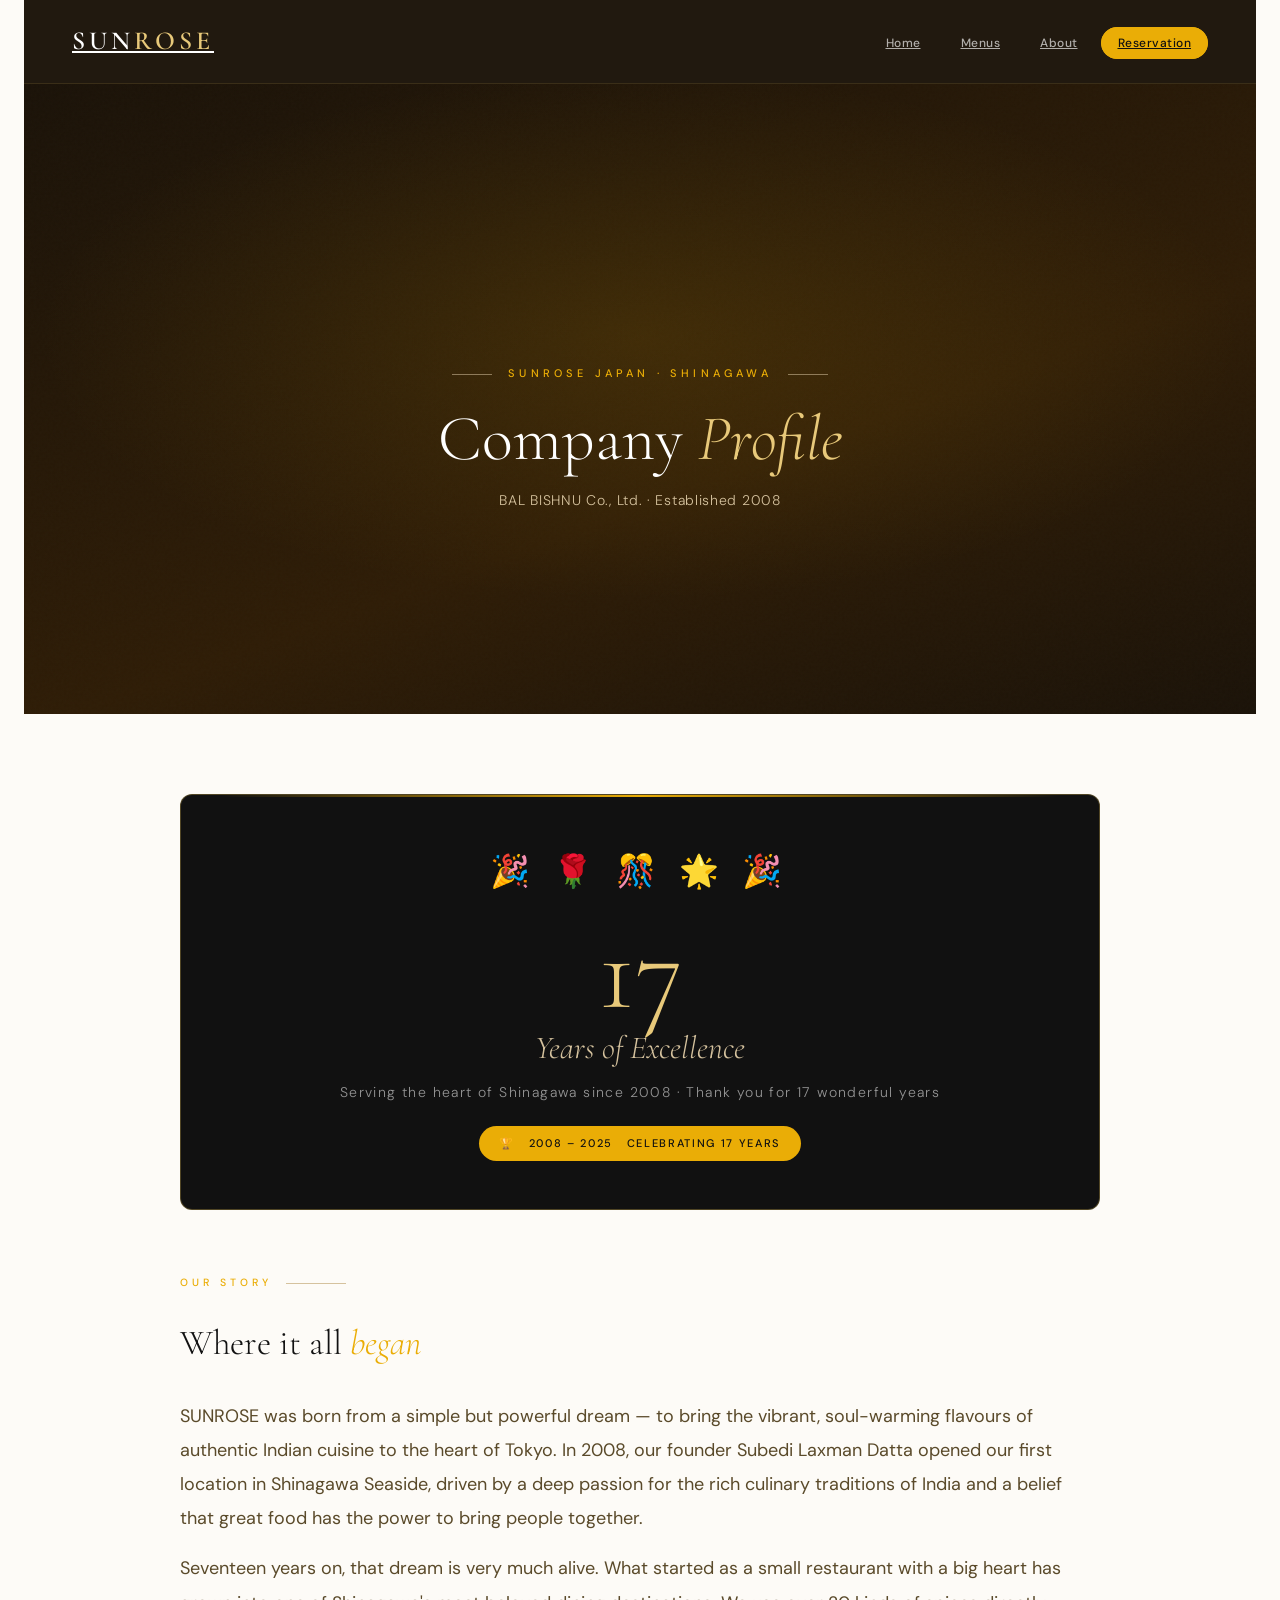
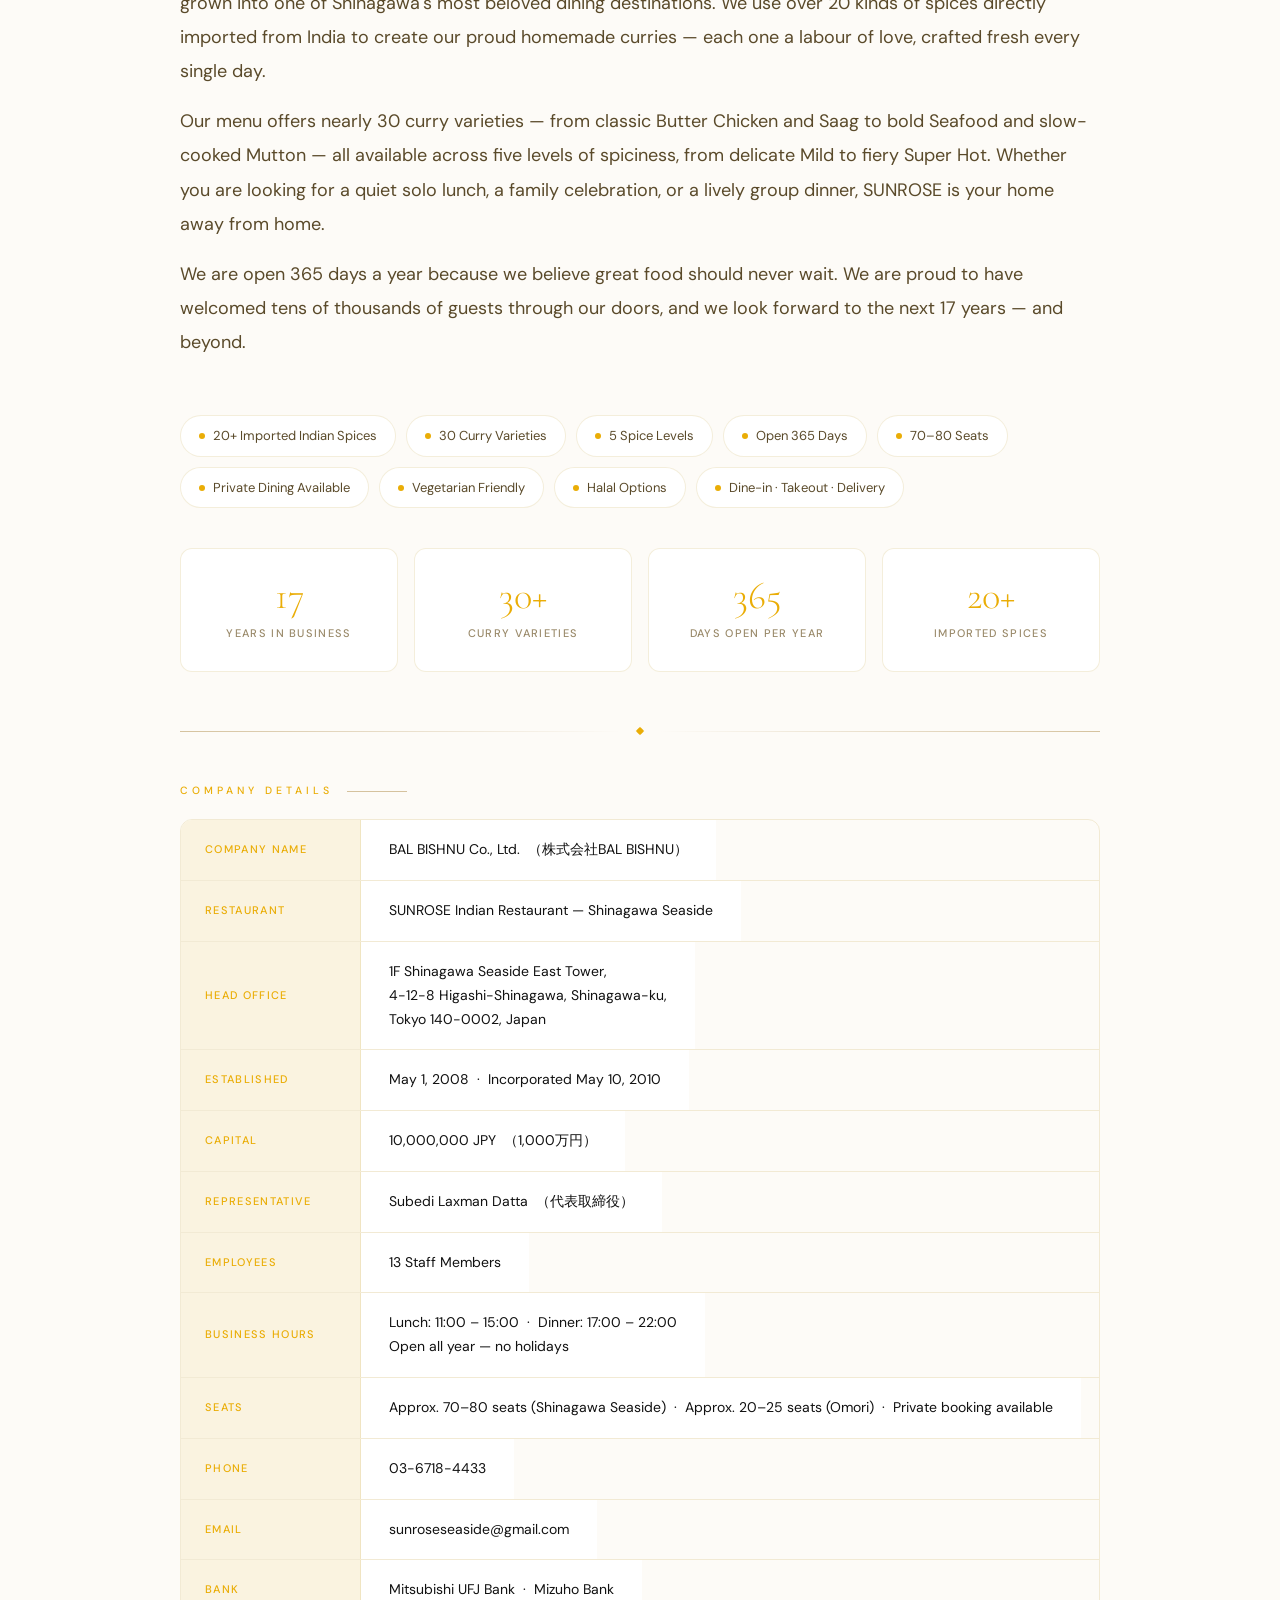
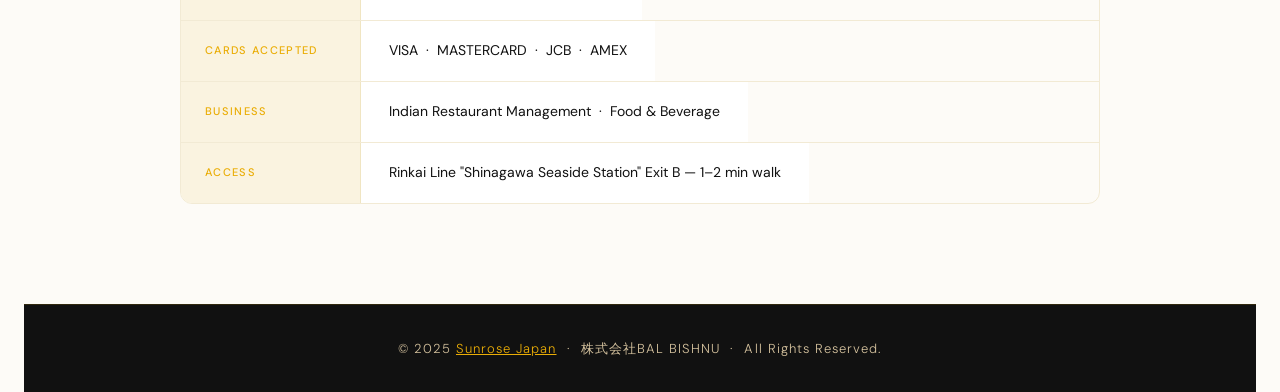
<file: company.html>
<!DOCTYPE html>
<html lang="en">
<head>
  <meta charset="UTF-8">
  <meta name="viewport" content="width=device-width, initial-scale=1.0">
  <title>Company Profile — SUNROSE Indian Restaurant</title>
  <link href="https://fonts.googleapis.com/css2?family=Cormorant+Garamond:ital,wght@0,300;0,400;0,600;1,300;1,400&family=DM+Sans:wght@300;400;500&display=swap" rel="stylesheet">
  <link rel="stylesheet" href="info.css">
  <link rel="stylesheet" href="shared.css">
</head>
<body class="has-navbar">

<!-- ═══════════════════════════ HEADER ═══════════════════════════ -->
<header class="header">
  <a href="index.html" class="logo">SUN<span>ROSE</span></a>
  <ul class="nav">
    <li><a href="index.html" data-ja="ホーム" data-en="Home" data-hi="होम" data-ko="홈" data-es="Inicio">Home</a></li>
    <li><a href="index.html#menus" data-ja="メニュー" data-en="Menus" data-hi="मेनू" data-ko="메뉴" data-es="Menús">Menus</a></li>
    <li><a href="company.html" data-ja="会社概要" data-en="Company" data-hi="कंपनी" data-ko="회사 소개" data-es="Empresa">About</a></li>
    <li><a href="index.html#reservation" class="nav-cta" data-ja="ご予約" data-en="Reservation" data-hi="आरक्षण" data-ko="예약" data-es="Reservación">Reservation</a></li>
  </ul>
</header>
     
<!-- ═══════════════════════════ HERO ═══════════════════════════ -->
<section class="page-hero">
  <div class="page-hero-bg"></div>
  <div class="page-hero-grain"></div>
  <div class="page-hero-content">
    <div class="page-hero-eyebrow" data-ja="サンローズ・品川" data-en="Sunrose Japan · Shinagawa" data-hi="सनरोज़ जापान · शिनागावा" data-ko="선로즈 재팬 · 시나가와" data-es="Sunrose Japón · Shinagawa">Sunrose Japan · Shinagawa</div>
    <h1><span data-ja="会社" data-en="Company" data-hi="कंपनी" data-ko="회사" data-es="Empresa">Company</span> <em data-ja="概要" data-en="Profile" data-hi="प्रोफ़ाइल" data-ko="소개" data-es="Perfil">Profile</em></h1>
    <p data-ja="株式会社BAL BISHNU · 2008年5月1日設立" data-en="BAL BISHNU Co., Ltd. · Established May 1, 2008" data-hi="BAL BISHNU Co., Ltd. · स्थापित May 1, 2008" data-ko="주식회사 BAL BISHNU · 2008년 5월 1일 설립" data-es="BAL BISHNU Co., Ltd. · Establecida 1 de mayo de 2008">BAL BISHNU Co., Ltd. · Established 2008</p>
  </div>
</section>

<!-- ═══════════════════════════ MAIN CONTENT ═══════════════════════════ -->
<main class="page-content">

  <!-- ── 17 Years Milestone Banner ── -->
  <div class="milestone-banner">
    <span class="milestone-confetti">🎉 🌹 🎊 🌟 🎉</span>
    <div class="milestone-years">
      17
      <span>Years of Excellence</span>
    </div>
    <p class="milestone-tagline" data-ja="2008年からの品川の心臓部の奉仕" data-en="Serving the heart of Shinagawa since 2008 · Thank you for 17 wonderful years" data-hi="2008 से शिनागावा के दिल की सेवा" data-ko="2008년부터 시나가와의 중심을 섬기고 있습니다" data-es="Sirviendo el corazón de Shinagawa desde 2008">Serving the heart of Shinagawa since 2008 · Thank you for 17 wonderful years</p>
    <div class="milestone-badge" data-ja="🏆 · 2008 – 2025 · 17周年おめでとう" data-en="🏆 · 2008 – 2025 · Celebrating 17 Years" data-hi="🏆 · 2008 – 2025 · 17 साल की उदयापन" data-ko="🏆 · 2008 – 2025 · 17주년 기념" data-es="🏆 · 2008 – 2025 · Celebrando 17 Años">🏆 &nbsp; 2008 – 2025 &nbsp; Celebrating 17 Years</div>
  </div>

  <!-- ── Our Story ── -->
  <div class="company-story">
    <div class="section-eyebrow" data-ja="私たちのストーリー" data-en="Our Story" data-hi="हमारी कहानी" data-ko="우리의 이야기" data-es="Nuestra Historia">Our Story</div>
    <h2><span data-ja="ここから始まった" data-en="Where it all" data-hi="जहाँ यह सब" data-ko="여기서 시작" data-es="Donde todo">Where it all</span> <em data-ja="場所" data-en="began" data-hi="शुरू हुआ" data-ko="되었다" data-es="comenzó">began</em></h2>

    <p data-ja="サンローズは、シンプルだが強力な夢から生まれました — 本物のインド料理の活気に満ちた、心温まる味を東京の中心部に持ってくることです。2008年、創業者のスベディ・ラクスマン・ダッタは品川シーサイドに最初の店舗を開きました。彼はインドの豊かな料理文化への深い情熱と、素晴らしい食事が人々を一緒に連れてくることができるという信念に駆り立てられました。" data-en="SUNROSE was born from a simple but powerful dream — to bring the vibrant, soul-warming flavours of authentic Indian cuisine to the heart of Tokyo. In 2008, our founder Subedi Laxman Datta opened our first location in Shinagawa Seaside, driven by a deep passion for the rich culinary traditions of India and a belief that great food has the power to bring people together." data-hi="सनरोज़ एक सरल लेकिन शक्तिशाली सपने से पैदा हुआ — टोक्यो के दिल में भारतीय खाना के प्रामाणिक, आत्मा को गर्म करने वाले स्वाद लाना। 2008 में, हमारे संस्थापक सुबेदी लक्ष्मण डत्ता ने शिनागावा सीसाइड में अपना पहला स्थान खोला।" data-ko="선로즈는 도쿄의 중심부에 정통 인도 요리의 활기찬 맛을 가져오려는 간단하지만 강력한 꿈에서 태어났습니다. 2008년 우리의 창립자 수베디 라크슈만 다타는 시나가와 씨사이드에 첫 번째 지점을 열었습니다." data-es="SUNROSE nació de un sueño simple pero poderoso: traer los sabores auténticos y cálidos de la cocina india al corazón de Tokio. En 2008, nuestro fundador Subedi Laxman Datta abrió nuestra primera ubicación en Shinagawa Seaside, impulsado por una pasión profunda por las tradiciones culinarias ricas de India.">
      SUNROSE was born from a simple but powerful dream — to bring the vibrant, soul-warming flavours of authentic Indian cuisine to the heart of Tokyo. In 2008, our founder Subedi Laxman Datta opened our first location in Shinagawa Seaside, driven by a deep passion for the rich culinary traditions of India and a belief that great food has the power to bring people together.
    </p>

    <p data-ja="17年経った今、その夢はまだ健在です。大きな心を持った小さなレストランから始まったものは、品川で最も愛されているダイニング目的地の一つに成長しました。私たちはインドから直輸入した20種類以上のスパイスを使用して、誇り高い手作りカレーを作ります — 毎日毎日新鮮に仕立てられた、それぞれが愛情を込めた労作です。" data-en="Seventeen years on, that dream is very much alive. What started as a small restaurant with a big heart has grown into one of Shinagawa's most beloved dining destinations. We use over 20 kinds of spices directly imported from India to create our proud homemade curries — each one a labour of love, crafted fresh every single day." data-hi="सत्रह साल बाद, वह सपना अभी भी जीवित है। जो एक बड़े दिल के साथ एक छोटे से रेस्तरां के रूप में शुरू हुआ, वह शिनागावा के सबसे प्रिय डाइनिंग गंतव्यों में से एक बन गया है।" data-ko="17년이 지난 지금도 그 꿈은 여전히 살아있습니다. 큰 마음으로 시작한 작은 레스토랑에서 시나가와의 가장 사랑받는 다이닝 목적지 중 하나로 성장했습니다." data-es="Diecisiete años después, ese sueño sigue vivo. Lo que comenzó como un pequeño restaurante con un gran corazón se ha convertido en uno de los destinos gastronómicos más queridos de Shinagawa.">
      Seventeen years on, that dream is very much alive. What started as a small restaurant with a big heart has grown into one of Shinagawa's most beloved dining destinations. We use over 20 kinds of spices directly imported from India to create our proud homemade curries — each one a labour of love, crafted fresh every single day.
    </p>

    <p data-ja="私たちのメニューは、クラシックなバターチキンとサーグから大胆なシーフードと煮込んだマトンまで、30種類近くのカレーを提供します — すべてが5段階の辛さで利用可能です。穏やかなマイルドから激辛のスーパーホットまで。静かなソロランチ、家族のお祝い、または陽気なグループディナーを探している場合でも、サンローズはあなたの第二の家です。" data-en="Our menu offers nearly 30 curry varieties — from classic Butter Chicken and Saag to bold Seafood and slow-cooked Mutton — all available across five levels of spiciness, from delicate Mild to fiery Super Hot. Whether you are looking for a quiet solo lunch, a family celebration, or a lively group dinner, SUNROSE is your home away from home." data-hi="हमारे मेनू में लगभग 30 करी किस्में हैं — क्लासिक बटर चिकन और साग से लेकर साहसी सीफूड और धीमी पकी हुई मटन तक — सभी पांच मसाले स्तरों पर उपलब्ध हैं।" data-ko="우리의 메뉴는 거의 30가지의 카레 종류를 제공합니다 — 클래식 버터 치킨과 사그에서 대담한 해산물과 천천히 요리된 양고기까지 — 모두 5단계의 매운맛으로 이용 가능합니다." data-es="Nuestro menú ofrece casi 30 variedades de curry — desde el clásico Pollo al Mantequilla y Saag hasta audaces opciones de Mariscos y Cordero guisado — todos disponibles en cinco niveles de picante.">
      Our menu offers nearly 30 curry varieties — from classic Butter Chicken and Saag to bold Seafood and slow-cooked Mutton — all available across five levels of spiciness, from delicate Mild to fiery Super Hot. Whether you are looking for a quiet solo lunch, a family celebration, or a lively group dinner, SUNROSE is your home away from home.
    </p>

    <p data-ja="私たちは365日営業しています。素晴らしい食事は待つべきではないと信じているからです。私たちは何万人ものゲストをドアから迎えることに誇りを持っており、次の17年 — そしてそれ以上 — を楽しみにしています。" data-en="We are open 365 days a year because we believe great food should never wait. We are proud to have welcomed tens of thousands of guests through our doors, and we look forward to the next 17 years — and beyond." data-hi="हम साल के 365 दिन खुले हैं क्योंकि हमें विश्वास है कि महान भोजन कभी नहीं रुकना चाहिए। हम हजारों मेहमानों को अपने दरवाजों के माध्यम से स्वागत करने पर गर्व करते हैं।" data-ko="우리는 연중 365일 영업합니다. 훌륭한 음식은 기다릴 수 없다고 믿기 때문입니다. 우리는 수십만 명의 손님을 맞이한 것을 자랑스럽게 생각하며, 앞으로 17년 — 그 이상을 기대합니다." data-es="Estamos abiertos 365 días al año porque creemos que la buena comida nunca debe esperar. Estamos orgullosos de haber recibido a decenas de miles de clientes, y esperamos con entusiasmo los próximos 17 años.">
      We are open 365 days a year because we believe great food should never wait. We are proud to have welcomed tens of thousands of guests through our doors, and we look forward to the next 17 years — and beyond.
    </p>
  </div>

  <!-- ── Features ── -->
  <div class="company-features">
    <div class="company-feature" data-ja="20種類以上のインポートされたインドのスパイス" data-en="20+ Imported Indian Spices" data-hi="20+ आयातित भारतीय मसाले" data-ko="20+ 수입 인도 향신료" data-es="20+ Especias Indias Importadas">20+ Imported Indian Spices</div>
    <div class="company-feature" data-ja="30種類のカレー" data-en="30 Curry Varieties" data-hi="30 करी किस्में" data-ko="30가지 카레" data-es="30 Variedades de Curry">30 Curry Varieties</div>
    <div class="company-feature" data-ja="5段階の辛さレベル" data-en="5 Spice Levels" data-hi="5 मसाला स्तर" data-ko="5가지 매운맛 수준" data-es="5 Niveles de Picante">5 Spice Levels</div>
    <div class="company-feature" data-ja="365日営業" data-en="Open 365 Days" data-hi="365 दिन खुला" data-ko="연중무휴" data-es="Abierto 365 Días">Open 365 Days</div>
    <div class="company-feature" data-ja="70～80席" data-en="70–80 Seats" data-hi="70–80 सीटें" data-ko="70–80명 수용" data-es="70–80 Asientos">70–80 Seats</div>
    <div class="company-feature" data-ja="プライベートダイニング利用可能" data-en="Private Dining Available" data-hi="निजी भोजन उपलब्ध" data-ko="개인 다이닝 가능" data-es="Comedor Privado Disponible">Private Dining Available</div>
    <div class="company-feature" data-ja="ベジタリアン対応" data-en="Vegetarian Friendly" data-hi="शाकाहारी अनुकूल" data-ko="채식주의자 친화적" data-es="Amigable con Vegetarianos">Vegetarian Friendly</div>
    <div class="company-feature" data-ja="ハラール対応" data-en="Halal Options" data-hi="हलाल विकल्प" data-ko="할랄 옵션" data-es="Opciones Halal">Halal Options</div>
    <div class="company-feature" data-ja="テイクアウト・デリバリー" data-en="Dine-in · Takeout · Delivery" data-hi="भोजन · टेकआउट · वितरण" data-ko="매장 · 포장 · 배달" data-es="Comer · Llevar · Entrega">Dine-in · Takeout · Delivery</div>
  </div>

  <!-- ── Stats ── -->
  <div class="company-stats">
    <div class="stat-card">
      <div class="stat-number">17</div>
      <div class="stat-label" data-ja="営業年数" data-en="Years in Business" data-hi="व्यवसाय में वर्ष" data-ko="영업 연수" data-es="Años en Negocios">Years in Business</div>
    </div>
    <div class="stat-card">
      <div class="stat-number">30+</div>
      <div class="stat-label" data-ja="カレー種類" data-en="Curry Varieties" data-hi="करी किस्में" data-ko="카레 종류" data-es="Variedades de Curry">Curry Varieties</div>
    </div>
    <div class="stat-card">
      <div class="stat-number">365</div>
      <div class="stat-label" data-ja="年間営業日数" data-en="Days Open per Year" data-hi="प्रति वर्ष खुली दिन" data-ko="연간 개점일" data-es="Días Abiertos por Año">Days Open per Year</div>
    </div>
    <div class="stat-card">
      <div class="stat-number">20+</div>
      <div class="stat-label" data-ja="輸入スパイス" data-en="Imported Spices" data-hi="आयातित मसाले" data-ko="수입 향신료" data-es="Especias Importadas">Imported Spices</div>
    </div>
  </div>

  <div class="gold-divider"><div class="gold-divider-gem"></div></div>

  <!-- ── Company Table ── -->
  <div class="section-eyebrow" data-ja="会社概要" data-en="Company Details" data-hi="कंपनी विवरण" data-ko="회사 정보" data-es="Detalles de la Empresa">Company Details</div>

  <div class="company-table">
    <div class="company-row">
      <div class="company-label" data-ja="会社名" data-en="Company Name" data-hi="कंपनी का नाम" data-ko="회사 이름" data-es="Nombre de la Empresa">Company Name</div>
      <div class="company-value" data-ja="株式会社BAL BISHNU" data-en="BAL BISHNU Co., Ltd." data-hi="BAL BISHNU Co., Ltd." data-ko="주식회사 BAL BISHNU" data-es="BAL BISHNU Co., Ltd.">BAL BISHNU Co., Ltd. &nbsp;（株式会社BAL BISHNU）</div>
    </div>
    <div class="company-row">
      <div class="company-label" data-ja="レストラン" data-en="Restaurant" data-hi="रेस्तरां" data-ko="레스토랑" data-es="Restaurante">Restaurant</div>
      <div class="company-value" data-ja="サンローズ インディアンレストラン — 品川シーサイド" data-en="SUNROSE Indian Restaurant — Shinagawa Seaside" data-hi="SUNROSE भारतीय रेस्तरां — शिनागावा सीसाइड" data-ko="선로즈 인도 레스토랑 — 시나가와 씨사이드" data-es="Restaurante Indio SUNROSE — Shinagawa Seaside">SUNROSE Indian Restaurant — Shinagawa Seaside</div>
    </div>
    <div class="company-row">
      <div class="company-label" data-ja="本社" data-en="Head Office" data-hi="मुख्य कार्यालय" data-ko="본사" data-es="Oficina Principal">Head Office</div>
      <div class="company-value" data-ja="品川シーサイドイーストタワー1階、4-12-8東品川、品川区、東京140-0002、日本" data-en="1F Shinagawa Seaside East Tower, 4-12-8 Higashi-Shinagawa, Shinagawa-ku, Tokyo 140-0002, Japan" data-hi="1F Shinagawa Seaside East Tower, 4-12-8 Higashi-Shinagawa, Shinagawa-ku, Tokyo 140-0002, Japan" data-ko="시나가와 씨사이드 이스트 타워 1층, 4-12-8 히가시-시나가와, 시나가와구, 도쿄 140-0002, 일본" data-es="Torre Este Shinagawa Seaside 1F, 4-12-8 Higashi-Shinagawa, Shinagawa-ku, Tokio 140-0002, Japón">
        1F Shinagawa Seaside East Tower,<br>
        4-12-8 Higashi-Shinagawa, Shinagawa-ku,<br>
        Tokyo 140-0002, Japan
      </div>
    </div>
    <div class="company-row">
      <div class="company-label" data-ja="設立" data-en="Established" data-hi="स्थापित" data-ko="설립" data-es="Establecida">Established</div>
      <div class="company-value" data-ja="2008年5月1日 · 法人設立 2010年5月10日" data-en="May 1, 2008 · Incorporated May 10, 2010" data-hi="1 मई 2008 · निगमित 10 मई 2010" data-ko="2008년 5월 1일 · 법인등록 2010년 5월 10일" data-es="1 de mayo de 2008 · Constituida 10 de mayo de 2010">May 1, 2008 &nbsp;·&nbsp; Incorporated May 10, 2010</div>
    </div>
    <div class="company-row">
      <div class="company-label" data-ja="資本金" data-en="Capital" data-hi="पूंजी" data-ko="자본금" data-es="Capital">Capital</div>
      <div class="company-value" data-ja="2,000万円" data-en="20,000,000 JPY" data-hi="20,000,000 JPY" data-ko="20,000,000 엔" data-es="20,000,000 JPY">10,000,000 JPY &nbsp;（1,000万円）</div>
    </div>
    <div class="company-row">
      <div class="company-label" data-ja="代表取締役" data-en="Representative" data-hi="प्रतिनिधि" data-ko="대표" data-es="Representante">Representative</div>
      <div class="company-value" data-ja="スベディ・ラクスマン・ダッタ" data-en="Subedi Laxman Datta" data-hi="Subedi Laxman Datta" data-ko="Subedi Laxman Datta" data-es="Subedi Laxman Datta">Subedi Laxman Datta &nbsp;（代表取締役）</div>
    </div>
    <div class="company-row">
      <div class="company-label" data-ja="従業員" data-en="Employees" data-hi="कर्मचारी" data-ko="직원" data-es="Empleados">Employees</div>
      <div class="company-value" data-ja="11名" data-en="13 Staff Members" data-hi="13 कर्मचारी" data-ko="13명" data-es="13 Miembros del Personal">13 Staff Members</div>
    </div>
    <div class="company-row">
      <div class="company-label" data-ja="営業時間" data-en="Business Hours" data-hi="व्यावसायिक घंटे" data-ko="영업시간" data-es="Horario de Operación">Business Hours</div>
      <div class="company-value" data-ja="ランチ：11:00 – 15:00 · ディナー：17:00 – 22:00
通年営業 — 休業日なし" data-en="Lunch: 11:00 – 15:00 · Dinner: 17:00 – 22:00
Open all year — no holidays" data-hi="दोपहर का खाना: 11:00 – 15:00 · रात का खाना: 17:00 – 22:00
सारे साल खुला" data-ko="점심: 11:00 – 15:00 · 저녁: 17:00 – 22:00
연중무휴" data-es="Almuerzo: 11:00 – 15:00 · Cena: 17:00 – 22:00
Abierto todo el año">
        Lunch: 11:00 – 15:00 &nbsp;·&nbsp; Dinner: 17:00 – 22:00<br>
        Open all year — no holidays
      </div>
    </div>

      <div class="company-row"> <div class="company-label" data-ja="席数" data-en="Seats" data-hi="सीटें" data-ko="좌석" data-es="Asientos">Seats</div> <div class="company-value" data-ja="約70～80席（品川シーサイド） · 約20～25席（大森） · プライベート予約可" data-en="Approx. 70–80 seats (Shinagawa Seaside) · Approx. 20–25 seats (Omori) · Private booking available" data-hi="लगभग 70–80 सीटें (शिनागावा सीसाइड) · लगभग 20–25 सीटें (ओमोरी) · निजी बुकिंग उपलब्ध" data-ko="약 70–80명 (시나가와 시사이드) · 약 20–25명 (오모리) · 개인 예약 가능" data-es="Aprox. 70–80 asientos (Shinagawa Seaside) · Aprox. 20–25 asientos (Omori) · Reserva privada disponible">Approx. 70–80 seats (Shinagawa Seaside) &nbsp;·&nbsp; Approx. 20–25 seats (Omori) &nbsp;·&nbsp; Private booking available
      </div>
     </div>

    <div class="company-row">
      <div class="company-label" data-ja="電話" data-en="Phone" data-hi="फोन" data-ko="전화" data-es="Teléfono">Phone</div>
      <div class="company-value" data-ja="03-6718-4433" data-en="03-6718-4433" data-hi="03-6718-4433" data-ko="03-6718-4433" data-es="03-6718-4433">03-6718-4433</div>
    </div>
    <div class="company-row">
      <div class="company-label" data-ja="メール" data-en="Email" data-hi="ईमेल" data-ko="이메일" data-es="Correo Electrónico">Email</div>
      <div class="company-value" data-ja="sunroseseaside@gmail.com" data-en="sunroseseaside@gmail.com" data-hi="sunroseseaside@gmail.com" data-ko="sunroseseaside@gmail.com" data-es="sunroseseaside@gmail.com">sunroseseaside@gmail.com</div>
    </div>
    <div class="company-row">
      <div class="company-label" data-ja="銀行" data-en="Bank" data-hi="बैंक" data-ko="은행" data-es="Banco">Bank</div>
      <div class="company-value" data-ja="三菱UFJ銀行 · みずほ銀行" data-en="Mitsubishi UFJ Bank · Mizuho Bank" data-hi="Mitsubishi UFJ Bank · Mizuho Bank" data-ko="Mitsubishi UFJ Bank · Mizuho Bank" data-es="Mitsubishi UFJ Bank · Mizuho Bank">Mitsubishi UFJ Bank &nbsp;·&nbsp; Mizuho Bank</div>
    </div>
    <div class="company-row">
      <div class="company-label" data-ja="使用可能なカード" data-en="Cards Accepted" data-hi="स्वीकृत कार्ड" data-ko="사용 가능한 카드" data-es="Tarjetas Aceptadas">Cards Accepted</div>
      <div class="company-value" data-ja="VISA · MASTERCARD · JCB · AMEX" data-en="VISA · MASTERCARD · JCB · AMEX" data-hi="VISA · MASTERCARD · JCB · AMEX" data-ko="VISA · MASTERCARD · JCB · AMEX" data-es="VISA · MASTERCARD · JCB · AMEX">VISA &nbsp;·&nbsp; MASTERCARD &nbsp;·&nbsp; JCB &nbsp;·&nbsp; AMEX</div>
    </div>
    <div class="company-row">
      <div class="company-label" data-ja="事業" data-en="Business" data-hi="व्यवसाय" data-ko="사업" data-es="Negocio">Business</div>
      <div class="company-value" data-ja="インドレストラン経営 · 食品・飲料" data-en="Indian Restaurant Management · Food & Beverage" data-hi="भारतीय रेस्तरां प्रबंधन · खाद्य और पेय" data-ko="인도 레스토랑 운영 · 음식 및 음료" data-es="Gestión de Restaurante Indio · Alimentos y Bebidas">Indian Restaurant Management &nbsp;·&nbsp; Food & Beverage</div>
    </div>
    <div class="company-row">
      <div class="company-label" data-ja="アクセス" data-en="Access" data-hi="पहुंच" data-ko="접근" data-es="Acceso">Access</div>
      <div class="company-value" data-ja="臨海線「品川シーサイド駅」出口B — 徒歩1~2分" data-en="Rinkai Line &quot;Shinagawa Seaside Station&quot; Exit B — 1–2 min walk" data-hi="Rinkai Line "Shinagawa Seaside Station" Exit B — 1–2 मिनट की पैदल दूरी" data-ko="린카이선 "시나가와 씨사이드역" B출구 — 도보 1–2분" data-es="Línea Rinkai estación "Shinagawa Seaside" Salida B — 1–2 minutos a pie">Rinkai Line "Shinagawa Seaside Station" Exit B — 1–2 min walk</div>
    </div>
  </div>

</main>

<!-- ═══════════════════════════ BACK TO TOP ═══════════════════════════ -->
<button id="backToTop" title="Back to top">
  <svg width="16" height="16" viewBox="0 0 24 24" fill="none" stroke="currentColor" stroke-width="2.5" stroke-linecap="round" stroke-linejoin="round"><polyline points="18 15 12 9 6 15"/></svg>
</button>

<!-- ═══════════════════════════ FOOTER ═══════════════════════════ -->
<footer class="footer">
  <p>© 2025 <a href="index.html">Sunrose Japan</a> &nbsp;·&nbsp; 株式会社BAL BISHNU &nbsp;·&nbsp; All Rights Reserved.</p>
</footer>

<script>
  const btn = document.getElementById("backToTop");
  window.addEventListener("scroll", () => {
    btn.style.display = window.scrollY > 300 ? "flex" : "none";
  });
  btn.onclick = () => window.scrollTo({ top: 0, behavior: "smooth" });
</script>
<script src="lang.js"></script>

</body>
</html>
</file>
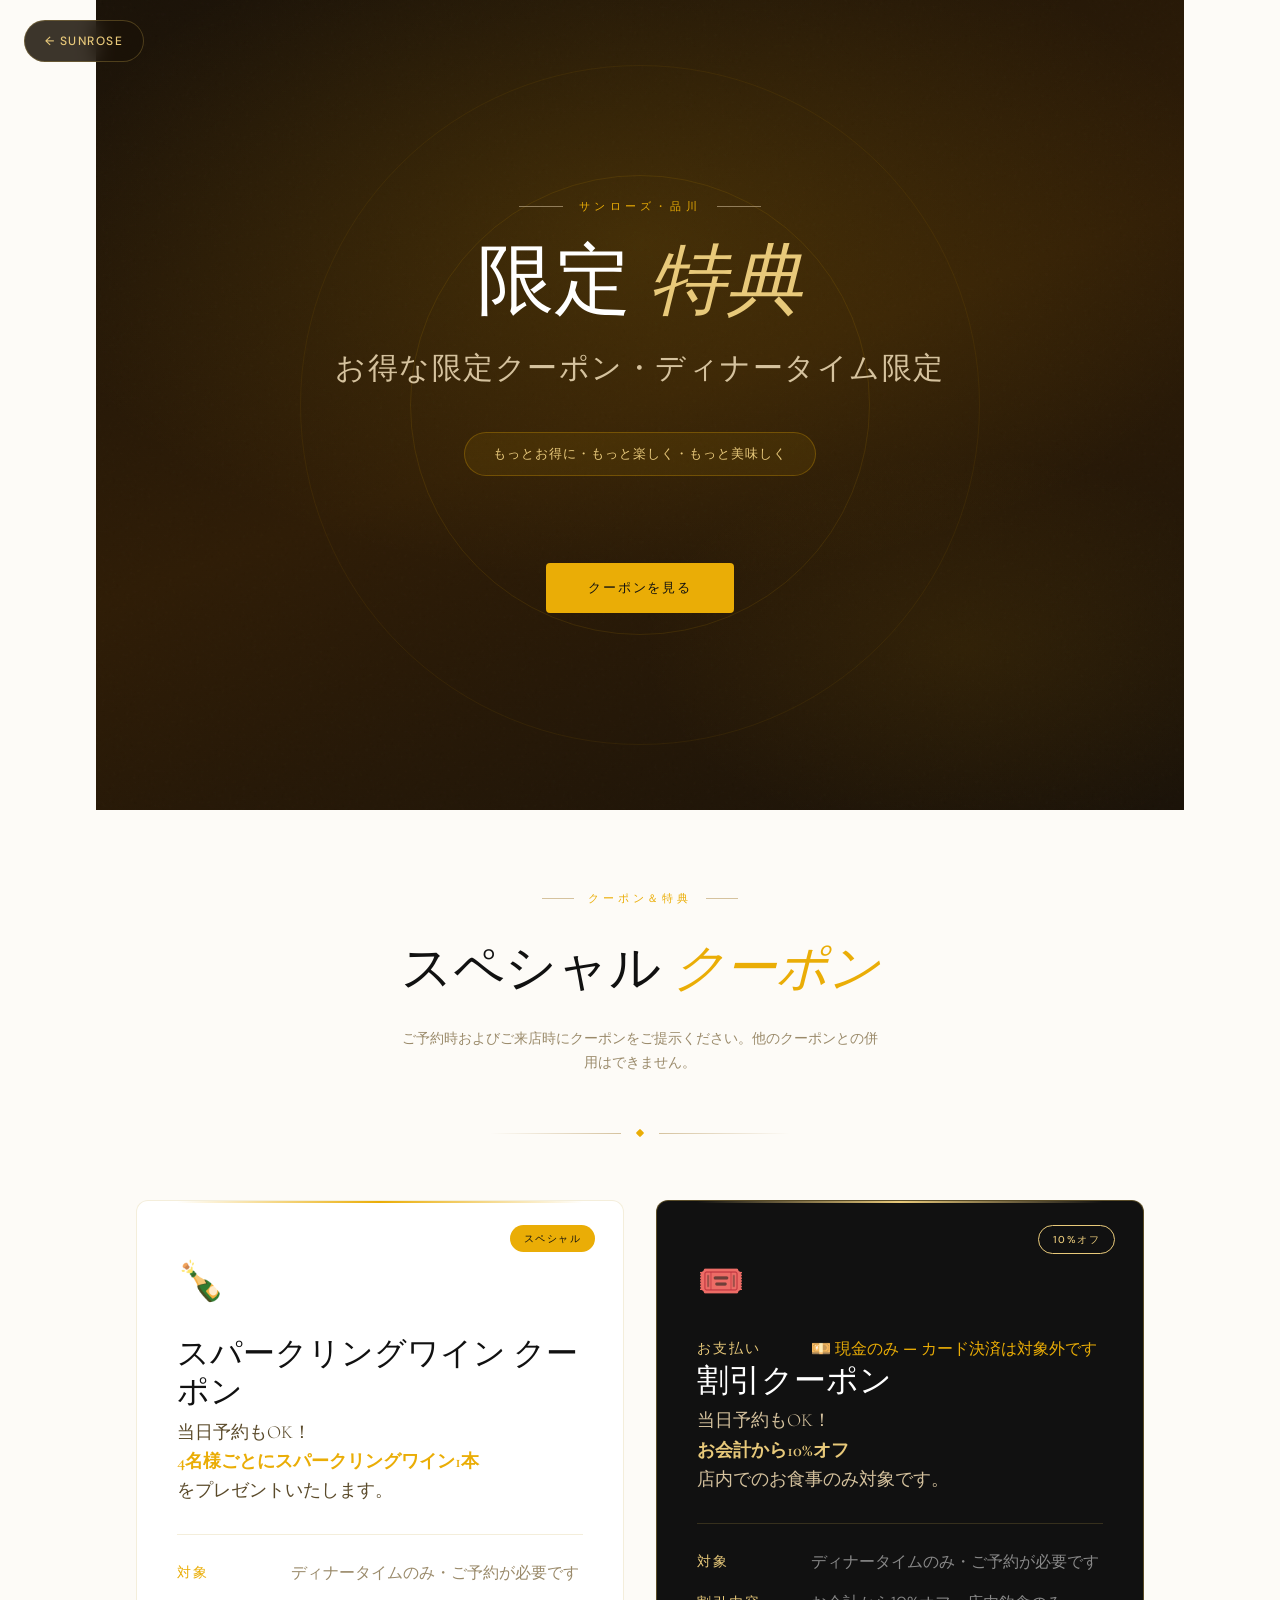
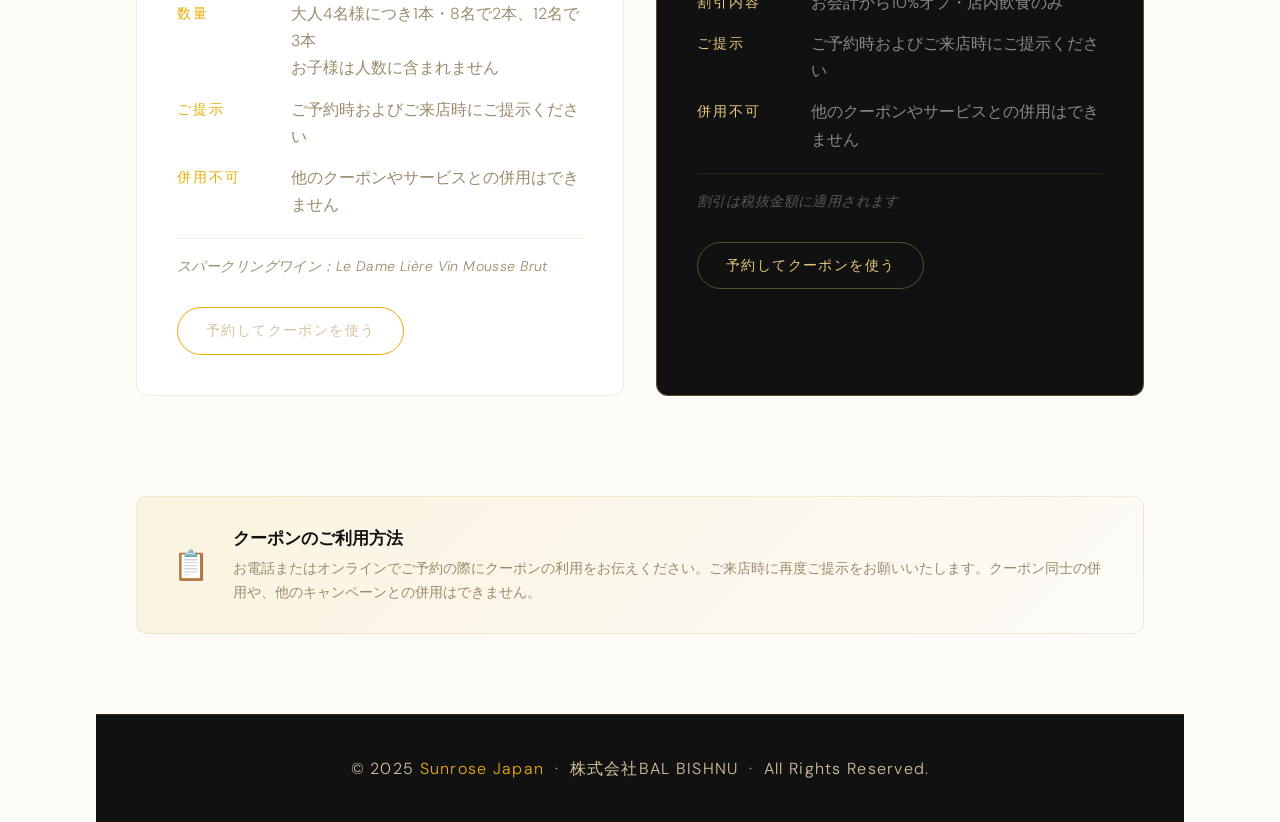
<file: coupon.html>
<!DOCTYPE html>
<html lang="ja">
<head>
  <meta charset="UTF-8">
  <meta name="viewport" content="width=device-width, initial-scale=1.0">
  <title>クーポン＆特典 — SUNROSE インドレストラン 品川</title>
  <link href="https://fonts.googleapis.com/css2?family=Cormorant+Garamond:ital,wght@0,300;0,400;0,600;1,300;1,400&family=DM+Sans:wght@300;400;500&display=swap" rel="stylesheet">
  <link rel="stylesheet" href="shared.css">
  <link rel="stylesheet" href="coupon.css">
</head>
<body>
<a href="index.html" class="home-btn">← SUNROSE</a>

<section class="hero">
  <div class="hero-bg"></div>
  <video autoplay muted loop playsinline class="hero-video"><source src="videos/bar.mp4" type="video/mp4"></video>
  <div class="hero-grain"></div>
  <div class="hero-deco"></div>
  <div class="hero-content">
    <div class="hero-eyebrow" data-ja="サンローズ・品川" data-en="Sunrose Japan · Shinagawa" data-hi="सनरोज़ जापान · शिनागावा" data-ko="선로즈 재팬 · 시나가와" data-es="Sunrose Japón · Shinagawa">サンローズ・品川</div>
    <h1><span data-ja="限定" data-en="Exclusive" data-hi="विशेष" data-ko="독점" data-es="Exclusivo">限定</span> <em data-ja="特典" data-en="Offers" data-hi="ऑफर" data-ko="혜택" data-es="Ofertas">特典</em></h1>
    <p data-ja="お得な限定クーポン・ディナータイム限定" data-en="Unlock special deals · Limited time only · Dinner time" data-hi="विशेष डील अनलॉक करें · सीमित समय · डिनर टाइम" data-ko="특별 혜택을 잠금 해제하세요 · 한정 기간 · 디너 타임" data-es="Ofertas especiales · Tiempo limitado · Hora de cena">お得な限定クーポン・ディナータイム限定</p>
    <div class="hero-highlight" data-ja="もっとお得に・もっと楽しく・もっと美味しく" data-en="Save more · Drink more · Enjoy more" data-hi="ज़्यादा बचाएं · ज़्यादा पिएं · ज़्यादा मज़े करें" data-ko="더 아끼고 · 더 마시고 · 더 즐기세요" data-es="Ahorre más · Beba más · Disfrute más">もっとお得に・もっと楽しく・もっと美味しく</div><br><br>
    <a href="#coupons" class="hero-btn" data-ja="クーポンを見る" data-en="View Coupons" data-hi="कूपन देखें" data-ko="쿠폰 보기" data-es="Ver Cupones">クーポンを見る</a>
  </div>
</section>

<div class="section-header" id="coupons">
  <div class="section-eyebrow" data-ja="クーポン＆特典" data-en="Coupons &amp; Offers" data-hi="कूपन और ऑफर" data-ko="쿠폰 및 혜택" data-es="Cupones y Ofertas">クーポン＆特典</div>
  <h2><span data-ja="スペシャル" data-en="Special" data-hi="विशेष" data-ko="스페셜" data-es="Especial">スペシャル</span> <em data-ja="クーポン" data-en="Coupons" data-hi="कूपन" data-ko="쿠폰" data-es="Cupones">クーポン</em></h2>
  <p data-ja="ご予約時およびご来店時にクーポンをご提示ください。他のクーポンとの併用はできません。" data-en="Present your coupon at reservation and upon arrival. Cannot be combined with other offers." data-hi="आरक्षण और आगमन के समय अपना कूपन प्रस्तुत करें।" data-ko="예약 시 및 도착 시 쿠폰을 제시해 주세요." data-es="Presente su cupón al reservar y al llegar. No se puede combinar con otras ofertas.">ご予約時およびご来店時にクーポンをご提示ください。他のクーポンとの併用はできません。</p>
</div>
<div class="gold-divider"><div class="gold-divider-gem"></div></div>

<div class="coupon-section">
  <div class="coupon-card">
    <div class="coupon-badge" data-ja="スペシャル" data-en="SPECIAL" data-hi="विशेष" data-ko="스페셜" data-es="ESPECIAL">スペシャル</div>
    <span class="coupon-icon">🍾</span>
    <h2 data-ja="スパークリングワイン クーポン" data-en="Sparkling Wine Coupon" data-hi="स्पार्कलिंग वाइन कूपन" data-ko="스파클링 와인 쿠폰" data-es="Cupón de Vino Espumoso">スパークリングワイン クーポン</h2>
    <p class="coupon-offer" data-ja="当日予約もOK！<br><strong>4名様ごとにスパークリングワイン1本</strong><br>をプレゼントいたします。" data-en="Same-day reservations OK!<br><strong>One bottle of Sparkling Wine</strong><br>for every four guests — complimentary." data-hi="उसी दिन का आरक्षण ठीक है!<br><strong>हर चार मेहमानों के लिए एक बोतल</strong><br>— निःशुल्क।" data-ko="당일 예약 가능!<br><strong>4명당 스파클링 와인 1병</strong><br>무료로 제공됩니다." data-es="¡Reservas del mismo día OK!<br><strong>Una botella de Vino Espumoso</strong><br>por cada cuatro invitados — cortesía.">当日予約もOK！<br><strong>4名様ごとにスパークリングワイン1本</strong><br>をプレゼントいたします。</p>
    <div class="coupon-divider"></div>
    <div class="coupon-details">
      <div class="coupon-detail-row">
        <span class="coupon-detail-label" data-ja="対象" data-en="Applicable" data-hi="लागू" data-ko="적용" data-es="Aplicable">対象</span>
        <span class="coupon-detail-value" data-ja="ディナータイムのみ・ご予約が必要です" data-en="Dinner time only · Reservation required" data-hi="केवल डिनर टाइम · आरक्षण आवश्यक" data-ko="디너 타임만 해당 · 예약 필수" data-es="Solo cena · Reservación requerida">ディナータイムのみ・ご予約が必要です</span>
      </div>
      <div class="coupon-detail-row">
        <span class="coupon-detail-label" data-ja="数量" data-en="Quantity" data-hi="मात्रा" data-ko="수량" data-es="Cantidad">数量</span>
        <span class="coupon-detail-value" data-ja="大人4名様につき1本・8名で2本、12名で3本<br>お子様は人数に含まれません" data-en="1 bottle per 4 adults · 2 bottles for 8, 3 for 12 etc.<br>Children not included in headcount" data-hi="4 वयस्कों पर 1 बोतल · 8 के लिए 2, 12 के लिए 3<br>बच्चे शामिल नहीं" data-ko="성인 4명당 1병 · 8명이면 2병, 12명이면 3병<br>어린이는 포함되지 않습니다" data-es="1 botella por 4 adultos · 2 para 8, 3 para 12<br>Niños no incluidos">大人4名様につき1本・8名で2本、12名で3本<br>お子様は人数に含まれません</span>
      </div>
      <div class="coupon-detail-row">
        <span class="coupon-detail-label" data-ja="ご提示" data-en="Present" data-hi="प्रस्तुत" data-ko="제시" data-es="Presentar">ご提示</span>
        <span class="coupon-detail-value" data-ja="ご予約時およびご来店時にご提示ください" data-en="At time of reservation &amp; upon entry" data-hi="आरक्षण और प्रवेश के समय प्रस्तुत करें" data-ko="예약 시 및 입장 시 제시해 주세요" data-es="Al reservar y al llegar">ご予約時およびご来店時にご提示ください</span>
      </div>
      <div class="coupon-detail-row">
        <span class="coupon-detail-label" data-ja="併用不可" data-en="Cannot use with" data-hi="साथ उपयोग नहीं" data-ko="함께 사용 불가" data-es="No combinable">併用不可</span>
        <span class="coupon-detail-value" data-ja="他のクーポンやサービスとの併用はできません" data-en="Other coupons or promotional services" data-hi="अन्य कूपन या प्रमोशनल सेवाओं के साथ नहीं" data-ko="다른 쿠폰이나 프로모션과 함께 사용 불가" data-es="Otros cupones o servicios promocionales">他のクーポンやサービスとの併用はできません</span>
      </div>
    </div>
    <p class="coupon-fine" data-ja="スパークリングワイン：Le Dame Lière Vin Mousse Brut" data-en="Sparkling wine: Le Dame Lière Vin Mousse Brut" data-hi="Sparkling wine: Le Dame Lière Vin Mousse Brut" data-ko="스파클링 와인: Le Dame Lière Vin Mousse Brut" data-es="Vino espumoso: Le Dame Lière Vin Mousse Brut">スパークリングワイン：Le Dame Lière Vin Mousse Brut</p>
    <a href="index.html#reservation" class="coupon-cta" data-ja="予約してクーポンを使う" data-en="Reserve &amp; Use Coupon" data-hi="आरक्षण करें और कूपन उपयोग करें" data-ko="예약하고 쿠폰 사용하기" data-es="Reservar y Usar Cupón">予約してクーポンを使う</a>
  </div>

  <div class="coupon-card highlight">
    <div class="coupon-badge" data-ja="10%オフ" data-en="10% OFF" data-hi="10% छूट" data-ko="10% 할인" data-es="10% Descuento">10%オフ</div>
    <span class="coupon-icon">🎟️</span>
    <div class="coupon-detail-row">
      <span class="coupon-detail-label" data-ja="お支払い" data-en="Payment" data-hi="भुगतान" data-ko="결제" data-es="Pago">お支払い</span>
      <span class="coupon-detail-value" style="color:#eaad06;font-weight:500;" data-ja="💴 現金のみ — カード決済は対象外です" data-en="💴 Cash only — card payments not eligible" data-hi="💴 केवल नकद — कार्ड मान्य नहीं" data-ko="💴 현금만 — 카드 결제 불가" data-es="💴 Solo efectivo — tarjetas no elegibles">💴 現金のみ — カード決済は対象外です</span>
    </div>
    <h2 data-ja="割引クーポン" data-en="Discount Coupon" data-hi="डिस्काउंट कूपन" data-ko="할인 쿠폰" data-es="Cupón de Descuento">割引クーポン</h2>
    <p class="coupon-offer" data-ja="当日予約もOK！<br><strong>お会計から10%オフ</strong><br>店内でのお食事のみ対象です。" data-en="Same-day reservations OK!<br><strong>10% off your total bill</strong><br>— dine-in guests only." data-hi="उसी दिन आरक्षण ठीक!<br><strong>कुल बिल पर 10% छूट</strong><br>— केवल डाइन-इन।" data-ko="당일 예약 가능!<br><strong>전체 금액에서 10% 할인</strong><br>— 매장 식사만 해당." data-es="¡Reservas del mismo día OK!<br><strong>10% de descuento en su cuenta</strong><br>— solo comensales.">当日予約もOK！<br><strong>お会計から10%オフ</strong><br>店内でのお食事のみ対象です。</p>
    <div class="coupon-divider"></div>
    <div class="coupon-details">
      <div class="coupon-detail-row">
        <span class="coupon-detail-label" data-ja="対象" data-en="Applicable" data-hi="लागू" data-ko="적용" data-es="Aplicable">対象</span>
        <span class="coupon-detail-value" data-ja="ディナータイムのみ・ご予約が必要です" data-en="Dinner time only · Reservation required" data-hi="केवल डिनर टाइम · आरक्षण आवश्यक" data-ko="디너 타임만 해당 · 예약 필수" data-es="Solo cena · Reservación requerida">ディナータイムのみ・ご予約が必要です</span>
      </div>
      <div class="coupon-detail-row">
        <span class="coupon-detail-label" data-ja="割引内容" data-en="Discount" data-hi="छूट" data-ko="할인" data-es="Descuento">割引内容</span>
        <span class="coupon-detail-value" data-ja="お会計から10%オフ・店内飲食のみ" data-en="10% off total bill · Dine-in only" data-hi="कुल बिल पर 10% · केवल डाइन-इन" data-ko="총 금액 10% 할인 · 매장만" data-es="10% de descuento · Solo en restaurante">お会計から10%オフ・店内飲食のみ</span>
      </div>
      <div class="coupon-detail-row">
        <span class="coupon-detail-label" data-ja="ご提示" data-en="Present" data-hi="प्रस्तुत" data-ko="제시" data-es="Presentar">ご提示</span>
        <span class="coupon-detail-value" data-ja="ご予約時およびご来店時にご提示ください" data-en="At time of reservation &amp; upon arrival" data-hi="आरक्षण और आगमन के समय प्रस्तुत करें" data-ko="예약 시 및 도착 시 제시해 주세요" data-es="Al reservar y al llegar">ご予約時およびご来店時にご提示ください</span>
      </div>
      <div class="coupon-detail-row">
        <span class="coupon-detail-label" data-ja="併用不可" data-en="Cannot use with" data-hi="साथ उपयोग नहीं" data-ko="함께 사용 불가" data-es="No combinable">併用不可</span>
        <span class="coupon-detail-value" data-ja="他のクーポンやサービスとの併用はできません" data-en="Other coupons or promotional services" data-hi="अन्य कूपन या प्रमोशनल सेवाओं के साथ नहीं" data-ko="다른 쿠폰이나 프로모션과 함께 사용 불가" data-es="Otros cupones o servicios promocionales">他のクーポンやサービスとの併用はできません</span>
      </div>
    </div>
    <p class="coupon-fine" data-ja="割引は税抜金額に適用されます" data-en="Discount applied to the total bill before tax where applicable." data-hi="छूट कर से पहले की राशि पर लागू।" data-ko="할인은 세금 적용 전 금액에 적용됩니다." data-es="Descuento aplicado antes de impuestos.">割引は税抜金額に適用されます</p>
    <a href="index.html#reservation" class="coupon-cta" data-ja="予約してクーポンを使う" data-en="Reserve &amp; Use Coupon" data-hi="आरक्षण करें और कूपन उपयोग करें" data-ko="예약하고 쿠폰 사용하기" data-es="Reservar y Usar Cupón">予約してクーポンを使う</a>
  </div>
</div>

<div class="info-banner">
  <div class="info-banner-inner">
    <div class="info-icon">📋</div>
    <div class="info-text">
      <strong data-ja="クーポンのご利用方法" data-en="How to Use Your Coupon" data-hi="कूपन कैसे उपयोग करें" data-ko="쿠폰 사용 방법" data-es="Cómo Usar su Cupón">クーポンのご利用方法</strong>
      <p data-ja="お電話またはオンラインでご予約の際にクーポンの利用をお伝えください。ご来店時に再度ご提示をお願いいたします。クーポン同士の併用や、他のキャンペーンとの併用はできません。" data-en="Mention the coupon when making your reservation by phone or online. Present it again upon arrival. Coupons cannot be combined with each other or other promotions." data-hi="फ़ोन या ऑनलाइन आरक्षण करते समय कूपन का उल्लेख करें। आगमन पर फिर से प्रस्तुत करें।" data-ko="전화 또는 온라인 예약 시 쿠폰 사용을 말씀해 주세요. 도착 시 다시 제시해 주세요." data-es="Mencione el cupón al reservar por teléfono o en línea. Preséntelo nuevamente al llegar. No se pueden combinar.">お電話またはオンラインでご予約の際にクーポンの利用をお伝えください。ご来店時に再度ご提示をお願いいたします。クーポン同士の併用や、他のキャンペーンとの併用はできません。</p>
    </div>
  </div>
</div>

<button id="backToTop" title="Back to top"><svg width="16" height="16" viewBox="0 0 24 24" fill="none" stroke="currentColor" stroke-width="2.5" stroke-linecap="round" stroke-linejoin="round"><polyline points="18 15 12 9 6 15"/></svg></button>

<footer class="footer"><p>© 2025 <a href="index.html">Sunrose Japan</a> &nbsp;·&nbsp; 株式会社BAL BISHNU &nbsp;·&nbsp; All Rights Reserved.</p></footer>

<script>const btn=document.getElementById("backToTop");window.addEventListener("scroll",()=>{btn.style.display=window.scrollY>300?"flex":"none"});btn.onclick=()=>window.scrollTo({top:0,behavior:"smooth"})</script>
<script src="lang.js"></script>
</body>
</html>
</file>
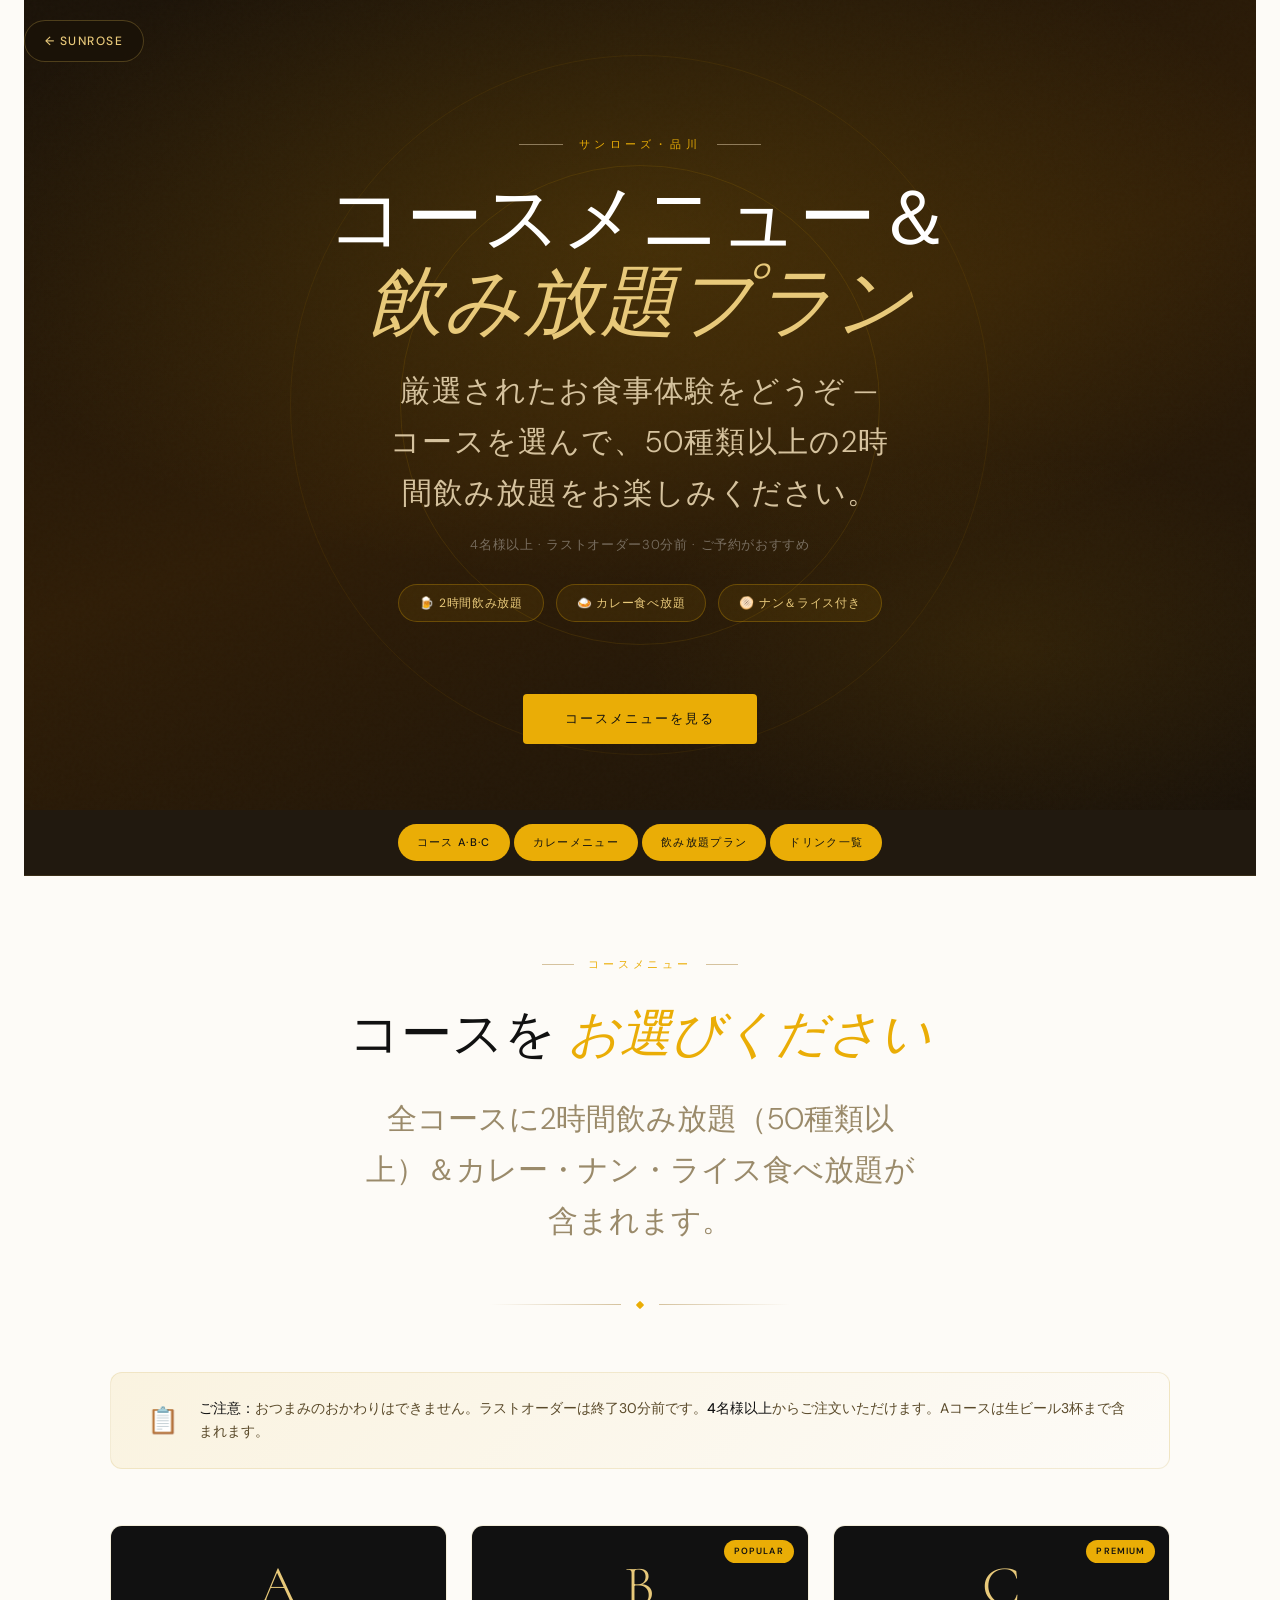
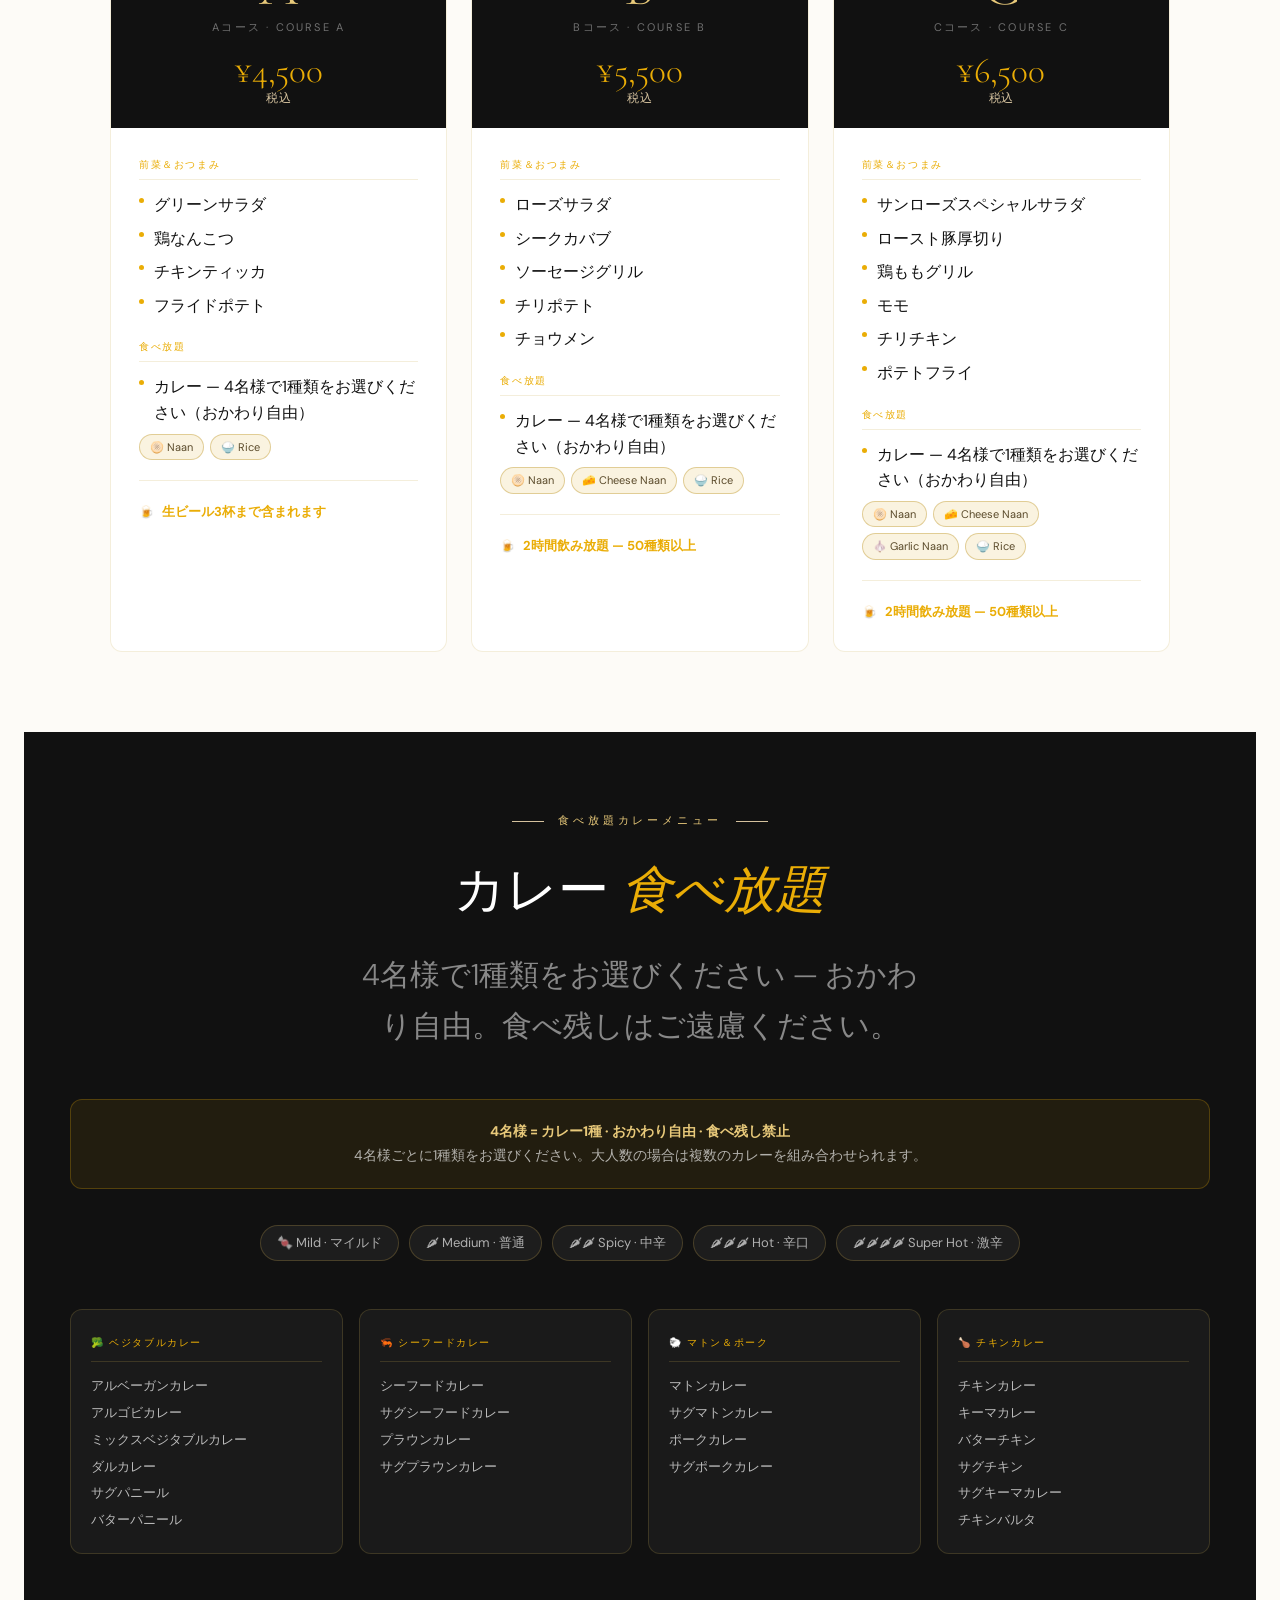
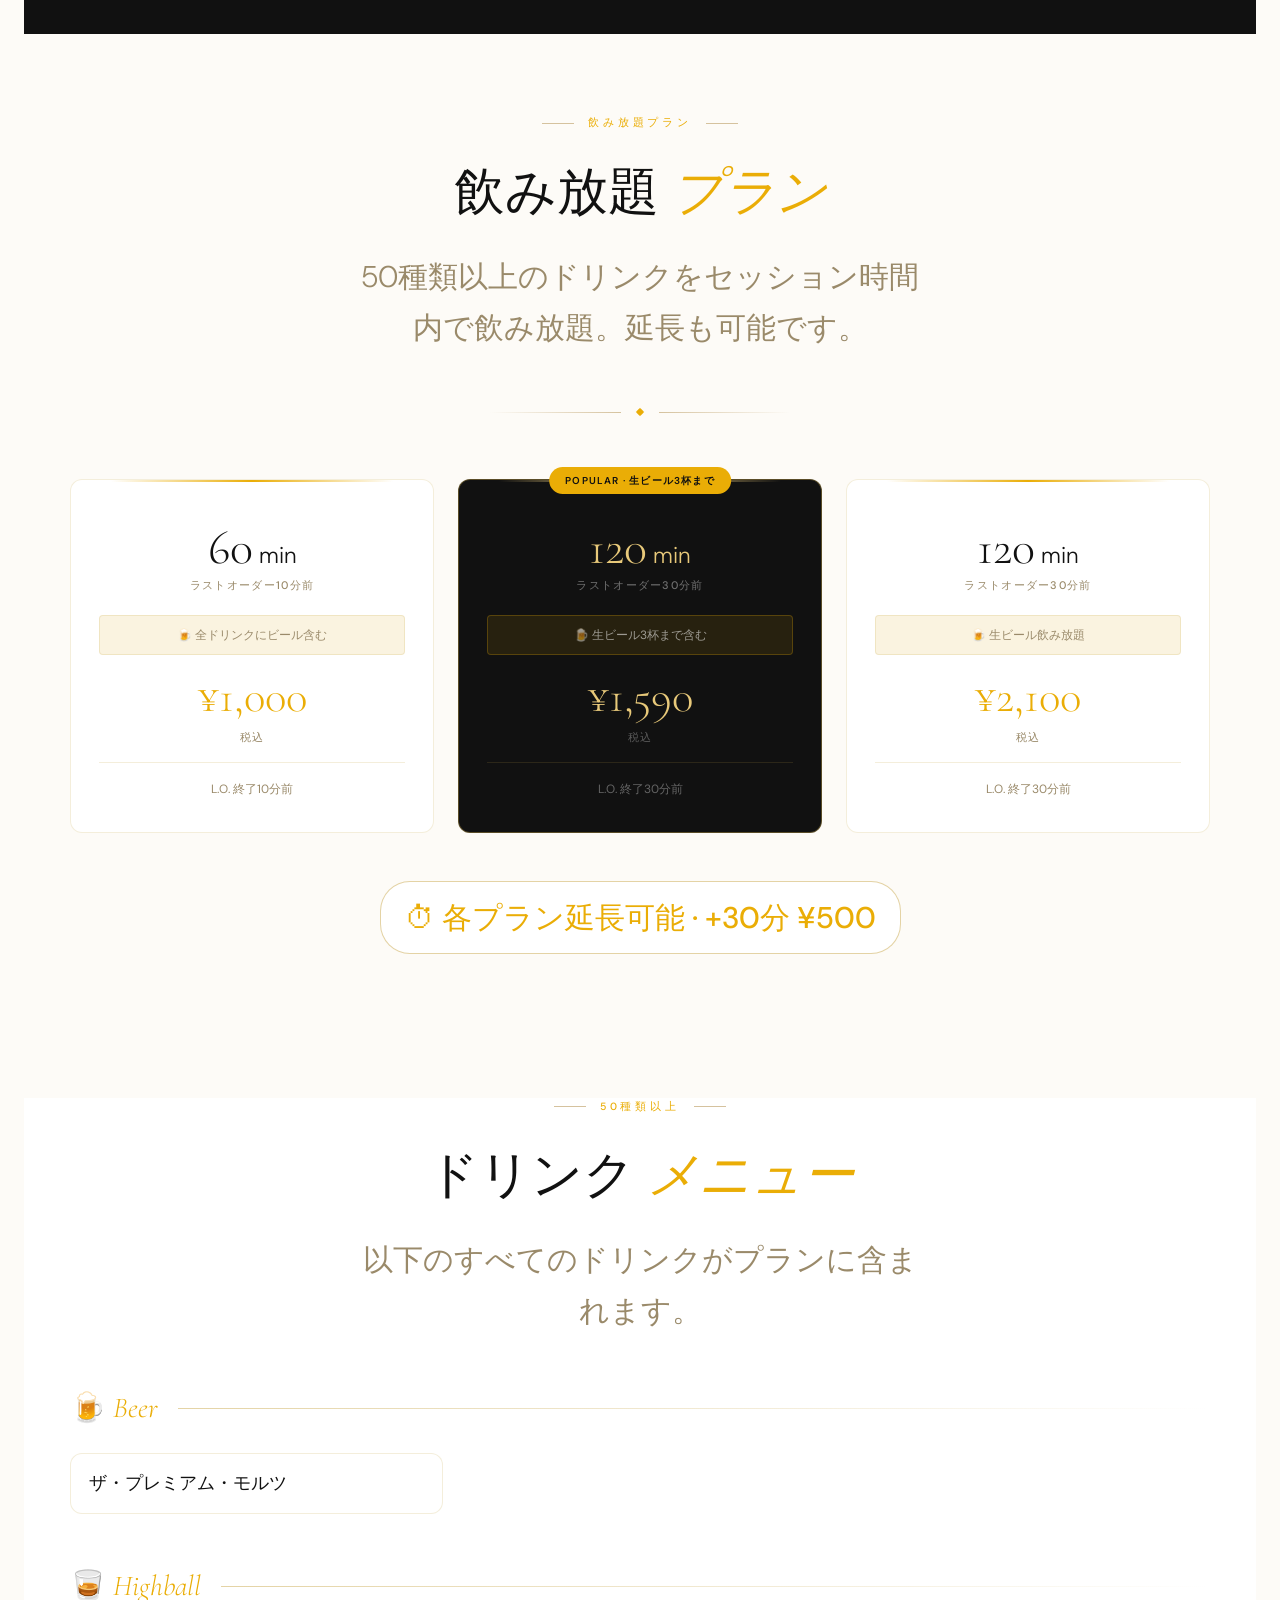
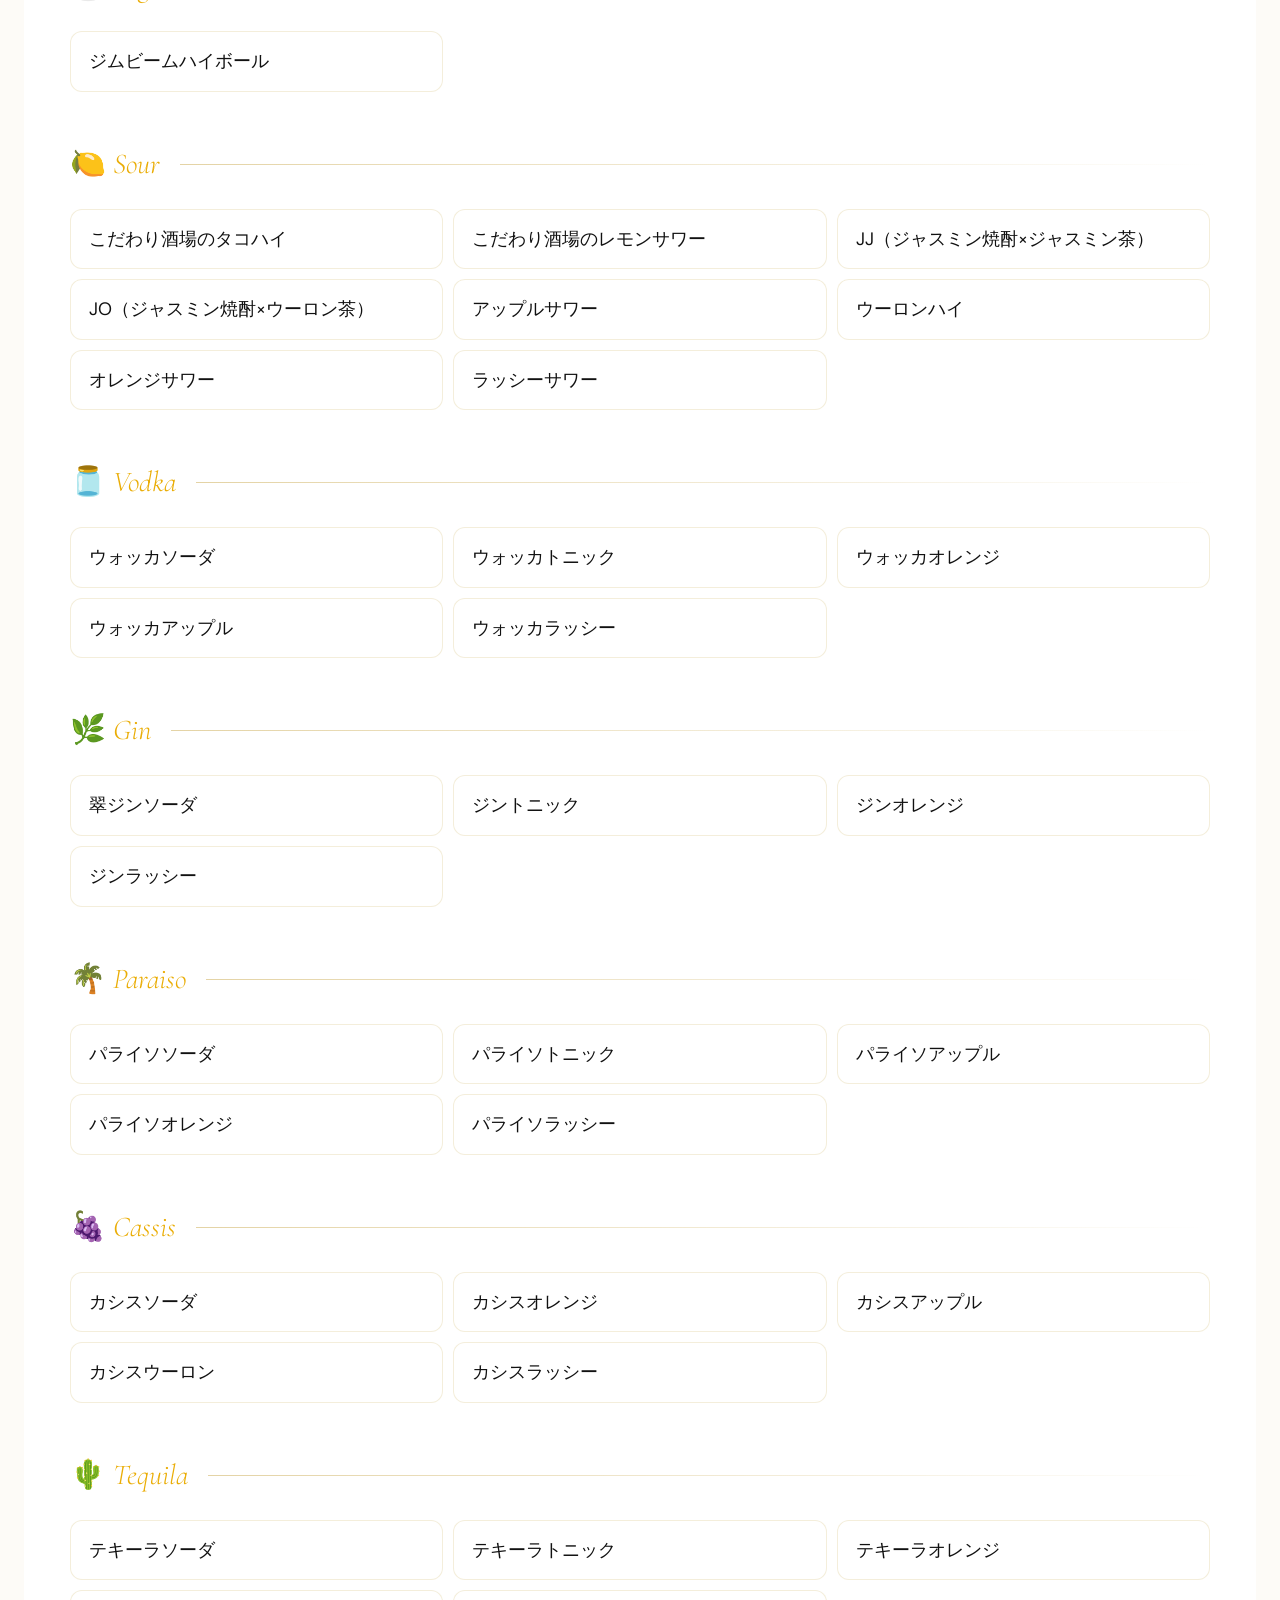
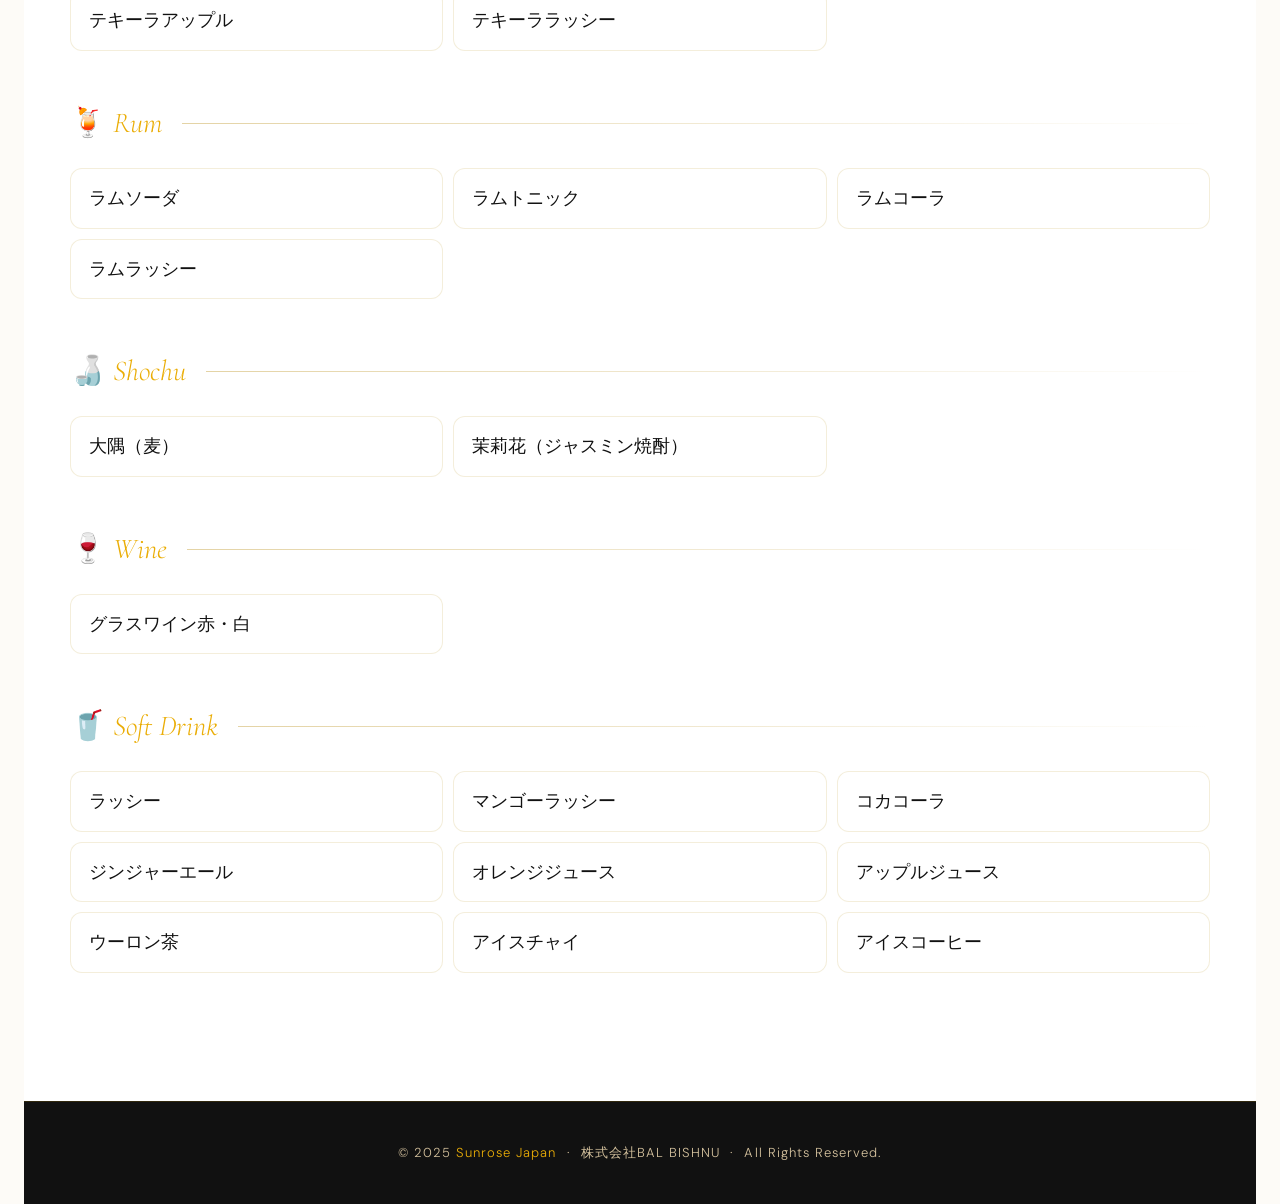
<file: course.html>
<!DOCTYPE html>
<html lang="ja">
<head>
  <meta charset="UTF-8">
  <meta name="viewport" content="width=device-width, initial-scale=1.0">
  <title>コースメニュー＆飲み放題 — SUNROSE インドレストラン 品川</title>
  <link href="https://fonts.googleapis.com/css2?family=Cormorant+Garamond:ital,wght@0,300;0,400;0,600;1,300;1,400&family=DM+Sans:wght@300;400;500&display=swap" rel="stylesheet">
  <link rel="stylesheet" href="course.css">
  <link rel="stylesheet" href="shared.css">
</head>
<body>

<a href="index.html" class="home-btn">← SUNROSE</a>

<!-- ═══════════════════════════ HERO ═══════════════════════════ -->
<section class="menu-hero">
  <div class="hero-bg"></div>
  <div class="hero-grain"></div>
  <div class="hero-deco"></div>
  <div class="menu-hero-content">
    <div class="hero-eyebrow" data-ja="サンローズ・品川" data-en="Sunrose Japan · Shinagawa" data-hi="सनरोज़ जापान · शिनागावा" data-ko="선로즈 재팬 · 시나가와" data-es="Sunrose Japón · Shinagawa">サンローズ・品川</div>
    <h1>
      <span data-ja="コースメニュー＆" data-en="Course Menu &amp;" data-hi="कोर्स मेनू और" data-ko="코스 메뉴 &amp;" data-es="Menú de Curso y">コースメニュー＆</span><br>
      <em data-ja="飲み放題プラン" data-en="Free Drink Plan" data-hi="फ्री ड्रिंक प्लान" data-ko="무제한 음료 플랜" data-es="Plan de Bebida Libre">飲み放題プラン</em>
    </h1>
    <p data-ja="厳選されたお食事体験をどうぞ — コースを選んで、50種類以上の2時間飲み放題をお楽しみください。" data-en="Indulge in a curated dining experience — choose your course and enjoy 2 hours of all-you-can-drink with over 50 varieties." data-hi="एक विशेष डाइनिंग अनुभव का आनंद लें — अपना कोर्स चुनें और 50+ वैरायटी के साथ 2 घंटे की अनलिमिटेड ड्रिंक्स का मज़ा लें।" data-ko="엄선된 다이닝 경험을 만끽하세요 — 코스를 선택하고 50종 이상의 2시간 무제한 음료를 즐기세요." data-es="Disfrute de una experiencia gastronómica — elija su curso y disfrute de 2 horas de bebida ilimitada con más de 50 variedades.">厳選されたお食事体験をどうぞ — コースを選んで、50種類以上の2時間飲み放題をお楽しみください。</p>
    <p style="font-size:13px;color:rgba(255,255,255,0.35);letter-spacing:0.05em;"><span data-ja="4名様以上 · ラストオーダー30分前 · ご予約がおすすめ" data-en="Min. 4 guests · Last order 30 min before · Reservation recommended" data-hi="न्यूनतम 4 मेहमान · लास्ट ऑर्डर 30 मिनट पहले · आरक्षण अनुशंसित" data-ko="최소 4명 · 라스트 오더 30분 전 · 예약 권장" data-es="Mín. 4 invitados · Último pedido 30 min antes · Se recomienda reservar">4名様以上 · ラストオーダー30分前 · ご予約がおすすめ</span></p>
    <div class="hero-badges">
      <div class="hero-badge" data-ja="🍺 2時間飲み放題" data-en="🍺 2 Hours All-You-Can-Drink" data-hi="🍺 2 Hours All-You-Can-Drink" data-ko="🍺 2시간 무제한 음료" data-es="🍺 2 Horas Bebida Ilimitada">🍺 2時間飲み放題</div>
      <div class="hero-badge" data-ja="🍛 カレー食べ放題" data-en="🍛 All-You-Can-Eat Curry" data-hi="🍛 All-You-Can-Eat Curry" data-ko="🍛 커리 무제한" data-es="🍛 Curry Ilimitado">🍛 カレー食べ放題</div>
      <div class="hero-badge" data-ja="🫓 ナン＆ライス付き" data-en="🫓 Naan &amp; Rice Included" data-hi="🫓 Naan &amp; Rice Included" data-ko="🫓 난 &amp; 라이스 포함" data-es="🫓 Naan y Arroz Incluidos">🫓 ナン＆ライス付き</div>
    </div>

          

    <a href="#courses" class="menu-hero-btn" data-ja="コースメニューを見る" data-en="View Course Menu" data-hi="कोर्स मेनू देखें" data-ko="코스 메뉴 보기" data-es="Ver Menú de Curso">コースメニューを見る</a>
  </div>
</section>

<!-- ═══════════════════════════ STICKY NAV ═══════════════════════════ -->
<nav class="menu-nav">
  <a href="#courses" data-ja="コース A·B·C" data-en="Course A · B · C" data-hi="Course A · B · C" data-ko="코스 A·B·C" data-es="Curso A · B · C">コース A·B·C</a>
  <a href="#curry-menu" data-ja="カレーメニュー" data-en="Curry Menu" data-hi="Curry Menu" data-ko="커리 메뉴" data-es="Menú de Curry">カレーメニュー</a>
  <a href="#free-drink" data-ja="飲み放題プラン" data-en="Free Drink Plan" data-hi="Free Drink Plan" data-ko="무제한 음료 플랜" data-es="Plan de Bebida">飲み放題プラン</a>
  <a href="#drink-list" data-ja="ドリンク一覧" data-en="Drink List" data-hi="Drink List" data-ko="음료 리스트" data-es="Lista de Bebidas">ドリンク一覧</a>
</nav>
 
<!-- ═══════════════════════════ COURSE SECTION ═══════════════════════════ -->
<div class="section-header" id="courses">
  <div class="section-eyebrow" data-ja="コースメニュー" data-en="Course Menu" data-hi="कोर्स मेनू" data-ko="코스 메뉴" data-es="Menú de Curso">コースメニュー</div>
  <h2><span data-ja="コースを" data-en="Choose Your" data-hi="अपना कोर्स" data-ko="코스를" data-es="Elija su">コースを</span> <em data-ja="お選びください" data-en="Course" data-hi="चुनें" data-ko="선택하세요" data-es="Curso">お選びください</em></h2>
  <p data-ja="全コースに2時間飲み放題（50種類以上）＆カレー・ナン・ライス食べ放題が含まれます。" data-en="All courses include 2 hours of all-you-can-drink with 50+ varieties, plus all-you-can-eat curry, naan and rice." data-hi="सभी कोर्स में 50+ वैरायटी के साथ 2 घंटे की अनलिमिटेड ड्रिंक्स और करी, नान, चावल शामिल।" data-ko="모든 코스에 50종 이상의 2시간 무제한 음료와 커리·난·라이스 무제한 포함." data-es="Todos los cursos incluyen 2 horas de bebida ilimitada con 50+ variedades, más curry, naan y arroz ilimitados.">全コースに2時間飲み放題（50種類以上）＆カレー・ナン・ライス食べ放題が含まれます。</p>
</div>
<div class="gold-divider"><div class="gold-divider-gem"></div></div>

<div class="notice-banner">
  <div class="notice-banner-inner">
    <div class="notice-icon">📋</div>
    <div class="notice-text" data-ja="<strong>ご注意：</strong>おつまみのおかわりはできません。ラストオーダーは終了30分前です。<strong>4名様以上</strong>からご注文いただけます。Aコースは生ビール3杯まで含まれます。" data-en="<strong>Please Note:</strong> No refills on snacks. Last order is 30 minutes before closing. Orders are accepted for <strong>parties of 4 or more</strong>. Includes BEER — up to 3 draft beers per person on Course A." data-hi="<strong>कृपया ध्यान दें:</strong> स्नैक्स पर रिफिल नहीं। लास्ट ऑर्डर 30 मिनट पहले। <strong>4 या अधिक</strong> मेहमानों के लिए।" data-ko="<strong>안내:</strong> 안주 리필 불가. 라스트 오더 종료 30분 전. <strong>4명 이상</strong>부터 주문 가능." data-es="<strong>Nota:</strong> Sin relleno de aperitivos. Último pedido 30 min antes. Para <strong>4 o más personas</strong>."><strong>ご注意：</strong>おつまみのおかわりはできません。ラストオーダーは終了30分前です。<strong>4名様以上</strong>からご注文いただけます。Aコースは生ビール3杯まで含まれます。</div>
  </div>
</div>

<div class="course-grid">
  <!-- COURSE A -->
  <div class="course-card">
    <div class="course-header">
      <div class="course-letter">A</div>
      <div class="course-name-jp">Aコース · Course A</div>
      <div class="course-price">¥4,500<small data-ja="税込" data-en="Tax Included" data-hi="कर सहित" data-ko="세금 포함" data-es="Imp. Incluidos">税込</small></div>
    </div>
    <div class="course-body">
      <div class="course-section-label" data-ja="前菜＆おつまみ" data-en="Appetisers &amp; Snacks" data-hi="ऐपेटाइज़र और स्नैक्स" data-ko="전채 &amp; 안주" data-es="Aperitivos">前菜＆おつまみ</div>
      <ul class="course-item-list">
        <li data-ja="グリーンサラダ" data-en="Green Salad" data-hi="Green Salad" data-ko="Green Salad" data-es="Green Salad">グリーンサラダ</li>
        <li data-ja="鶏なんこつ" data-en="Tori Nankotsu" data-hi="Tori Nankotsu" data-ko="Tori Nankotsu" data-es="Tori Nankotsu">鶏なんこつ</li>
        <li data-ja="チキンティッカ" data-en="Chicken Tikka" data-hi="Chicken Tikka" data-ko="Chicken Tikka" data-es="Chicken Tikka">チキンティッカ</li>
        <li data-ja="フライドポテト" data-en="French Fries" data-hi="French Fries" data-ko="French Fries" data-es="French Fries">フライドポテト</li>
      </ul>
      <div class="course-section-label" data-ja="食べ放題" data-en="All-You-Can-Eat" data-hi="अनलिमिटेड" data-ko="무제한" data-es="Ilimitado">食べ放題</div>
      <ul class="course-item-list">
        <li data-ja="カレー — 4名様で1種類をお選びください（おかわり自由）" data-en="Curry — choose 1 for the table (free refills)" data-hi="Curry — choose 1 for the table (free refills)" data-ko="커리 — 테이블당 1종 선택 (리필 무료)" data-es="Curry — elija 1 para la mesa (rellenos gratis)">カレー — 4名様で1種類をお選びください（おかわり自由）</li>
      </ul>
      <div class="naan-tags"><span class="naan-tag">🫓 Naan</span><span class="naan-tag">🍚 Rice</span></div>
      <div class="course-drink-note">🍺 <strong data-ja="生ビール3杯まで含まれます" data-en="Beer included — up to 3 draft beers per person" data-hi="Beer included — up to 3 draft beers per person" data-ko="생맥주 1인당 3잔까지 포함" data-es="Cerveza incluida — hasta 3 por persona">生ビール3杯まで含まれます</strong></div>
    </div>
  </div>

  <!-- COURSE B -->
  <div class="course-card">
    <div class="course-header">
      <div class="course-badge">POPULAR</div>
      <div class="course-letter">B</div>
      <div class="course-name-jp">Bコース · Course B</div>
      <div class="course-price">¥5,500<small data-ja="税込" data-en="Tax Included" data-hi="कर सहित" data-ko="세금 포함" data-es="Imp. Incluidos">税込</small></div>
    </div>
    <div class="course-body">
      <div class="course-section-label" data-ja="前菜＆おつまみ" data-en="Appetisers &amp; Snacks" data-hi="ऐपेटाइज़र और स्नैक्स" data-ko="전채 &amp; 안주" data-es="Aperitivos">前菜＆おつまみ</div>
      <ul class="course-item-list">
        <li data-ja="ローズサラダ" data-en="Rose Salad" data-hi="Rose Salad" data-ko="Rose Salad" data-es="Rose Salad">ローズサラダ</li>
        <li data-ja="シークカバブ" data-en="Seekh Kabab" data-hi="Seekh Kabab" data-ko="Seekh Kabab" data-es="Seekh Kabab">シークカバブ</li>
        <li data-ja="ソーセージグリル" data-en="Sausage Grill" data-hi="Sausage Grill" data-ko="Sausage Grill" data-es="Sausage Grill">ソーセージグリル</li>
        <li data-ja="チリポテト" data-en="Chili Potato" data-hi="Chili Potato" data-ko="Chili Potato" data-es="Chili Potato">チリポテト</li>
        <li data-ja="チョウメン" data-en="Chowmein" data-hi="Chowmein" data-ko="Chowmein" data-es="Chowmein">チョウメン</li>
      </ul>
      <div class="course-section-label" data-ja="食べ放題" data-en="All-You-Can-Eat" data-hi="अनलिमिटेड" data-ko="무제한" data-es="Ilimitado">食べ放題</div>
      <ul class="course-item-list">
        <li data-ja="カレー — 4名様で1種類をお選びください（おかわり自由）" data-en="Curry — choose 1 for the table (free refills)" data-hi="Curry — choose 1 for the table (free refills)" data-ko="커리 — 테이블당 1종 선택 (리필 무료)" data-es="Curry — elija 1 para la mesa (rellenos gratis)">カレー — 4名様で1種類をお選びください（おかわり自由）</li>
      </ul>
      <div class="naan-tags"><span class="naan-tag">🫓 Naan</span><span class="naan-tag">🧀 Cheese Naan</span><span class="naan-tag">🍚 Rice</span></div>
      <div class="course-drink-note">🍺 <strong data-ja="2時間飲み放題 — 50種類以上" data-en="2hr All-You-Can-Drink — 50+ varieties" data-hi="2hr All-You-Can-Drink — 50+ varieties" data-ko="2시간 무제한 음료 — 50종 이상" data-es="2hr Bebida Ilimitada — 50+ variedades">2時間飲み放題 — 50種類以上</strong></div>
    </div>
  </div>

  <!-- COURSE C -->
  <div class="course-card">
    <div class="course-header">
      <div class="course-badge">PREMIUM</div>
      <div class="course-letter">C</div>
      <div class="course-name-jp">Cコース · Course C</div>
      <div class="course-price">¥6,500<small data-ja="税込" data-en="Tax Included" data-hi="कर सहित" data-ko="세금 포함" data-es="Imp. Incluidos">税込</small></div>
    </div>
    <div class="course-body">
      <div class="course-section-label" data-ja="前菜＆おつまみ" data-en="Appetisers &amp; Snacks" data-hi="ऐपेटाइज़र और स्नैक्स" data-ko="전채 &amp; 안주" data-es="Aperitivos">前菜＆おつまみ</div>
      <ul class="course-item-list">
        <li data-ja="サンローズスペシャルサラダ" data-en="Sunrose Special Salad" data-hi="Sunrose Special Salad" data-ko="Sunrose Special Salad" data-es="Sunrose Special Salad">サンローズスペシャルサラダ</li>
        <li data-ja="ロースト豚厚切り" data-en="Thick-Sliced Roast Pork" data-hi="Thick-Sliced Roast Pork" data-ko="Thick-Sliced Roast Pork" data-es="Thick-Sliced Roast Pork">ロースト豚厚切り</li>
        <li data-ja="鶏ももグリル" data-en="Tori Momo Grill" data-hi="Tori Momo Grill" data-ko="Tori Momo Grill" data-es="Tori Momo Grill">鶏ももグリル</li>
        <li data-ja="モモ" data-en="Momo (Dumplings)" data-hi="Momo (Dumplings)" data-ko="Momo (Dumplings)" data-es="Momo (Dumplings)">モモ</li>
        <li data-ja="チリチキン" data-en="Chili Chicken" data-hi="Chili Chicken" data-ko="Chili Chicken" data-es="Chili Chicken">チリチキン</li>
        <li data-ja="ポテトフライ" data-en="French Fries" data-hi="French Fries" data-ko="French Fries" data-es="French Fries">ポテトフライ</li>
      </ul>
      <div class="course-section-label" data-ja="食べ放題" data-en="All-You-Can-Eat" data-hi="अनलिमिटेड" data-ko="무제한" data-es="Ilimitado">食べ放題</div>
      <ul class="course-item-list">
        <li data-ja="カレー — 4名様で1種類をお選びください（おかわり自由）" data-en="Curry — choose 1 for the table (free refills)" data-hi="Curry — choose 1 for the table (free refills)" data-ko="커리 — 테이블당 1종 선택 (리필 무료)" data-es="Curry — elija 1 para la mesa (rellenos gratis)">カレー — 4名様で1種類をお選びください（おかわり自由）</li>
      </ul>
      <div class="naan-tags"><span class="naan-tag">🫓 Naan</span><span class="naan-tag">🧀 Cheese Naan</span><span class="naan-tag">🧄 Garlic Naan</span><span class="naan-tag">🍚 Rice</span></div>
      <div class="course-drink-note">🍺 <strong data-ja="2時間飲み放題 — 50種類以上" data-en="2hr All-You-Can-Drink — 50+ varieties" data-hi="2hr All-You-Can-Drink — 50+ varieties" data-ko="2시간 무제한 음료 — 50종 이상" data-es="2hr Bebida Ilimitada — 50+ variedades">2時間飲み放題 — 50種類以上</strong></div>
    </div>
  </div>
</div>

<!-- ═══════════════════════════ CURRY SECTION ═══════════════════════════ -->
<section class="curry-section" id="curry-menu">
  <div class="curry-inner">
    <div class="section-header">
      <div class="section-eyebrow" data-ja="食べ放題カレーメニュー" data-en="All-You-Can-Eat Curry Menu" data-hi="अनलिमिटेड करी मेनू" data-ko="무제한 커리 메뉴" data-es="Menú de Curry Ilimitado">食べ放題カレーメニュー</div>
      <h2><span data-ja="カレー" data-en="All-You-Can-Eat" data-hi="अनलिमिटेड" data-ko="무제한" data-es="Ilimitado">カレー</span> <em data-ja="食べ放題" data-en="Curry" data-hi="करी" data-ko="커리" data-es="Curry">食べ放題</em></h2>
      <p data-ja="4名様で1種類をお選びください — おかわり自由。食べ残しはご遠慮ください。" data-en="Choose one curry per group of four — free refills. No leftovers please." data-hi="4 लोगों के ग्रुप में 1 करी चुनें — रिफिल मुफ्त।" data-ko="4명당 커리 1종 선택 — 리필 무료." data-es="Elija un curry por grupo de cuatro — rellenos gratis.">4名様で1種類をお選びください — おかわり自由。食べ残しはご遠慮ください。</p>
    </div>
    <div class="curry-rule">
      <strong data-ja="4名様 = カレー1種 · おかわり自由 · 食べ残し禁止" data-en="4 guests = 1 curry choice · Free refills · No leftovers allowed" data-hi="4 मेहमान = 1 करी · रिफिल मुफ्त" data-ko="4명 = 커리 1종 · 리필 무료 · 남김 금지" data-es="4 invitados = 1 curry · Rellenos gratis · Sin desperdicios">4名様 = カレー1種 · おかわり自由 · 食べ残し禁止</strong><br>
      <span data-ja="4名様ごとに1種類をお選びください。大人数の場合は複数のカレーを組み合わせられます。" data-en="Please choose one dish per group of four. Mix and match for larger groups." data-hi="4 लोगों के ग्रुप में 1 व्यंजन चुनें।" data-ko="4명당 1종을 선택하세요." data-es="Elija un plato por grupo de cuatro.">4名様ごとに1種類をお選びください。大人数の場合は複数のカレーを組み合わせられます。</span>
    </div>
    <div class="spice-row">
      <span class="spice-tag">🍬 Mild · マイルド</span>
      <span class="spice-tag">🌶 Medium · 普通</span>
      <span class="spice-tag">🌶🌶 Spicy · 中辛</span>
      <span class="spice-tag">🌶🌶🌶 Hot · 辛口</span>
      <span class="spice-tag">🌶🌶🌶🌶 Super Hot · 激辛</span>
    </div>
    <div class="curry-grid">
      <div class="curry-cat">
        <div class="curry-cat-title" data-ja="🥦 ベジタブルカレー" data-en="🥦 Vegetable Curry" data-hi="🥦 Vegetable Curry" data-ko="🥦 Vegetable Curry" data-es="🥦 Vegetable Curry">🥦 ベジタブルカレー</div>
        <ul>
          <li data-ja="アルベーガンカレー" data-en="Aloo Baingan Curry" data-hi="Aloo Baingan Curry" data-ko="Aloo Baingan Curry" data-es="Aloo Baingan Curry">アルベーガンカレー</li>
          <li data-ja="アルゴビカレー" data-en="Aloo Gobi Curry" data-hi="Aloo Gobi Curry" data-ko="Aloo Gobi Curry" data-es="Aloo Gobi Curry">アルゴビカレー</li>
          <li data-ja="ミックスベジタブルカレー" data-en="Mixed Veg Curry" data-hi="Mixed Veg Curry" data-ko="Mixed Veg Curry" data-es="Mixed Veg Curry">ミックスベジタブルカレー</li>
          <li data-ja="ダルカレー" data-en="Dal Curry" data-hi="Dal Curry" data-ko="Dal Curry" data-es="Dal Curry">ダルカレー</li>
          <li data-ja="サグパニール" data-en="Sag Paneer" data-hi="Sag Paneer" data-ko="Sag Paneer" data-es="Sag Paneer">サグパニール</li>
          <li data-ja="バターパニール" data-en="Butter Paneer" data-hi="Butter Paneer" data-ko="Butter Paneer" data-es="Butter Paneer">バターパニール</li>
        </ul>
      </div>
      <div class="curry-cat">
        <div class="curry-cat-title" data-ja="🦐 シーフードカレー" data-en="🦐 Seafood Curry" data-hi="🦐 Seafood Curry" data-ko="🦐 Seafood Curry" data-es="🦐 Seafood Curry">🦐 シーフードカレー</div>
        <ul>
          <li data-ja="シーフードカレー" data-en="Seafood Curry" data-hi="Seafood Curry" data-ko="Seafood Curry" data-es="Seafood Curry">シーフードカレー</li>
          <li data-ja="サグシーフードカレー" data-en="Sag Seafood Curry" data-hi="Sag Seafood Curry" data-ko="Sag Seafood Curry" data-es="Sag Seafood Curry">サグシーフードカレー</li>
          <li data-ja="プラウンカレー" data-en="Prawn Curry" data-hi="Prawn Curry" data-ko="Prawn Curry" data-es="Prawn Curry">プラウンカレー</li>
          <li data-ja="サグプラウンカレー" data-en="Sag Prawn Curry" data-hi="Sag Prawn Curry" data-ko="Sag Prawn Curry" data-es="Sag Prawn Curry">サグプラウンカレー</li>
        </ul>
      </div>
      <div class="curry-cat">
        <div class="curry-cat-title" data-ja="🐑 マトン＆ポーク" data-en="🐑 Mutton &amp; Pork" data-hi="🐑 Mutton &amp; Pork" data-ko="🐑 Mutton &amp; Pork" data-es="🐑 Mutton &amp; Pork">🐑 マトン＆ポーク</div>
        <ul>
          <li data-ja="マトンカレー" data-en="Mutton Curry" data-hi="Mutton Curry" data-ko="Mutton Curry" data-es="Mutton Curry">マトンカレー</li>
          <li data-ja="サグマトンカレー" data-en="Sag Mutton Curry" data-hi="Sag Mutton Curry" data-ko="Sag Mutton Curry" data-es="Sag Mutton Curry">サグマトンカレー</li>
          <li data-ja="ポークカレー" data-en="Pork Curry" data-hi="Pork Curry" data-ko="Pork Curry" data-es="Pork Curry">ポークカレー</li>
          <li data-ja="サグポークカレー" data-en="Sag Pork Curry" data-hi="Sag Pork Curry" data-ko="Sag Pork Curry" data-es="Sag Pork Curry">サグポークカレー</li>
        </ul>
      </div>
      <div class="curry-cat">
        <div class="curry-cat-title" data-ja="🍗 チキンカレー" data-en="🍗 Chicken Curry" data-hi="🍗 Chicken Curry" data-ko="🍗 Chicken Curry" data-es="🍗 Chicken Curry">🍗 チキンカレー</div>
        <ul>
          <li data-ja="チキンカレー" data-en="Chicken Curry" data-hi="Chicken Curry" data-ko="Chicken Curry" data-es="Chicken Curry">チキンカレー</li>
          <li data-ja="キーマカレー" data-en="Keema Curry" data-hi="Keema Curry" data-ko="Keema Curry" data-es="Keema Curry">キーマカレー</li>
          <li data-ja="バターチキン" data-en="Butter Chicken" data-hi="Butter Chicken" data-ko="Butter Chicken" data-es="Butter Chicken">バターチキン</li>
          <li data-ja="サグチキン" data-en="Sag Chicken" data-hi="Sag Chicken" data-ko="Sag Chicken" data-es="Sag Chicken">サグチキン</li>
          <li data-ja="サグキーマカレー" data-en="Sag Keema Curry" data-hi="Sag Keema Curry" data-ko="Sag Keema Curry" data-es="Sag Keema Curry">サグキーマカレー</li>
          <li data-ja="チキンバルタ" data-en="Chicken Bharata" data-hi="Chicken Bharata" data-ko="Chicken Bharata" data-es="Chicken Bharata">チキンバルタ</li>
        </ul>
      </div>
    </div>
  </div>
</section>

<!-- ═══════════════════════════ FREE DRINK PLAN ═══════════════════════════ -->
<section class="drink-section" id="free-drink">
  <div class="drink-inner">
    <div class="section-header" style="padding-top:0;">
      <div class="section-eyebrow" data-ja="飲み放題プラン" data-en="Free Drink Plan" data-hi="फ्री ड्रिंक प्लान" data-ko="무제한 음료 플랜" data-es="Plan de Bebida Libre">飲み放題プラン</div>
      <h2><span data-ja="飲み放題" data-en="Free" data-hi="फ्री" data-ko="무제한" data-es="Libre">飲み放題</span> <em data-ja="プラン" data-en="Drink Plan" data-hi="ड्रिंक प्लान" data-ko="음료 플랜" data-es="Plan de Bebida">プラン</em></h2>
      <p data-ja="50種類以上のドリンクをセッション時間内で飲み放題。延長も可能です。" data-en="Over 50 drink varieties — enjoy as much as you like within your session. Each plan can be extended." data-hi="50+ ड्रिंक वैरायटी — सेशन में जितना चाहें उतना पिएं।" data-ko="50종 이상의 음료 — 세션 시간 내 마음껏 즐기세요." data-es="Más de 50 variedades — disfrute todo lo que desee.">50種類以上のドリンクをセッション時間内で飲み放題。延長も可能です。</p>
    </div>
    <div class="gold-divider"><div class="gold-divider-gem"></div></div>
    <div class="drink-plans">
      <div class="drink-plan">
        <div class="plan-duration">60<span style="font-size:1.4rem;font-family:var(--sans);font-weight:300;"> min</span></div>
        <div class="plan-duration-label" data-ja="ラストオーダー10分前" data-en="Last order 10 min before" data-hi="Last order 10 min before" data-ko="라스트 오더 10분 전" data-es="Último pedido 10 min antes">ラストオーダー10分前</div>
        <div class="plan-beer-note" data-ja="🍺 全ドリンクにビール含む" data-en="🍺 Beer included in all drinks" data-hi="🍺 Beer included" data-ko="🍺 전 음료에 맥주 포함" data-es="🍺 Cerveza incluida">🍺 全ドリンクにビール含む</div>
        <div class="plan-price">¥1,000</div>
        <div class="plan-price-note" data-ja="税込" data-en="Tax included" data-hi="कर सहित" data-ko="세금 포함" data-es="Imp. incluidos">税込</div>
        <div class="plan-lo" data-ja="L.O. 終了10分前" data-en="L.O. 10 minutes before end" data-hi="L.O. 10 min before" data-ko="L.O. 종료 10분 전" data-es="L.O. 10 min antes">L.O. 終了10分前</div>
      </div>
      <div class="drink-plan is-popular">
        <div class="plan-badge">POPULAR · 生ビール3杯まで</div>
        <div class="plan-duration">120<span style="font-size:1.4rem;font-family:var(--sans);font-weight:300;"> min</span></div>
        <div class="plan-duration-label" data-ja="ラストオーダー30分前" data-en="Last order 30 min before" data-hi="Last order 30 min before" data-ko="라스트 오더 30분 전" data-es="Último pedido 30 min antes">ラストオーダー30分前</div>
        <div class="plan-beer-note" data-ja="🍺 生ビール3杯まで含む" data-en="🍺 Up to 3 draft beers included" data-hi="🍺 Up to 3 draft beers" data-ko="🍺 생맥주 3잔까지 포함" data-es="🍺 Hasta 3 cervezas incluidas">🍺 生ビール3杯まで含む</div>
        <div class="plan-price">¥1,590</div>
        <div class="plan-price-note" data-ja="税込" data-en="Tax included" data-hi="कर सहित" data-ko="세금 포함" data-es="Imp. incluidos">税込</div>
        <div class="plan-lo" data-ja="L.O. 終了30分前" data-en="L.O. 30 minutes before end" data-hi="L.O. 30 min before" data-ko="L.O. 종료 30분 전" data-es="L.O. 30 min antes">L.O. 終了30分前</div>
      </div>
      <div class="drink-plan">
        <div class="plan-duration">120<span style="font-size:1.4rem;font-family:var(--sans);font-weight:300;"> min</span></div>
        <div class="plan-duration-label" data-ja="ラストオーダー30分前" data-en="Last order 30 min before" data-hi="Last order 30 min before" data-ko="라스트 오더 30분 전" data-es="Último pedido 30 min antes">ラストオーダー30分前</div>
        <div class="plan-beer-note" data-ja="🍺 生ビール飲み放題" data-en="🍺 Unlimited draft beer" data-hi="🍺 Unlimited draft beer" data-ko="🍺 생맥주 무제한" data-es="🍺 Cerveza ilimitada">🍺 生ビール飲み放題</div>
        <div class="plan-price">¥2,100</div>
        <div class="plan-price-note" data-ja="税込" data-en="Tax included" data-hi="कर सहित" data-ko="세금 포함" data-es="Imp. incluidos">税込</div>
        <div class="plan-lo" data-ja="L.O. 終了30分前" data-en="L.O. 30 minutes before end" data-hi="L.O. 30 min before" data-ko="L.O. 종료 30분 전" data-es="L.O. 30 min antes">L.O. 終了30分前</div>
      </div>
    </div>
    <div class="extension-note"><strong data-ja="⏱ 各プラン延長可能 · +30分 ¥500" data-en="⏱ Each plan can be extended · +30 min for ¥500" data-hi="⏱ Each plan can be extended · +30 min for ¥500" data-ko="⏱ 각 플랜 연장 가능 · +30분 ¥500" data-es="⏱ Cada plan puede extenderse · +30 min por ¥500">⏱ 各プラン延長可能 · +30分 ¥500</strong></div>
  </div>
</section>

<!-- ═══════════════════════════ DRINK LIST ═══════════════════════════ -->
<section class="drink-section" id="drink-list" style="background:var(--white);padding-top:0;">
  <div class="drink-inner">
    <div class="section-header" style="padding-top:0;padding-bottom:48px;">
      <div class="section-eyebrow" data-ja="50種類以上" data-en="Over 50 Varieties" data-hi="50+ Varieties" data-ko="50종 이상" data-es="Más de 50 Variedades">50種類以上</div>
      <h2><span data-ja="ドリンク" data-en="Full Drink" data-hi="Full Drink" data-ko="전체 음료" data-es="Bebidas">ドリンク</span> <em data-ja="メニュー" data-en="Menu" data-hi="Menu" data-ko="메뉴" data-es="Menú">メニュー</em></h2>
      <p data-ja="以下のすべてのドリンクがプランに含まれます。" data-en="All drinks below are available with your plan." data-hi="नीचे सभी ड्रिंक्स आपके प्लान में शामिल हैं।" data-ko="아래 모든 음료는 플랜에 포함됩니다." data-es="Todas las bebidas están incluidas en su plan.">以下のすべてのドリンクがプランに含まれます。</p>
    </div>

    <div class="drink-category-title"><h3>🍺 <em>Beer</em></h3><div class="drink-cat-line"></div></div>
    <div class="drink-list"><div class="drink-item" data-ja="ザ・プレミアム・モルツ" data-en="Suntory The Premium Malt's" data-hi="Suntory The Premium Malt's" data-ko="Suntory The Premium Malt's" data-es="Suntory The Premium Malt's">ザ・プレミアム・モルツ</div></div>

    <div class="drink-category-title"><h3>🥃 <em>Highball</em></h3><div class="drink-cat-line"></div></div>
    <div class="drink-list"><div class="drink-item" data-ja="ジムビームハイボール" data-en="Jim Beam Highball" data-hi="Jim Beam Highball" data-ko="Jim Beam Highball" data-es="Jim Beam Highball">ジムビームハイボール</div></div>

    <div class="drink-category-title"><h3>🍋 <em>Sour</em></h3><div class="drink-cat-line"></div></div>
    <div class="drink-list">
      <div class="drink-item" data-ja="こだわり酒場のタコハイ" data-en="Suntory Takohai" data-hi="Suntory Takohai" data-ko="Suntory Takohai" data-es="Suntory Takohai">こだわり酒場のタコハイ</div>
      <div class="drink-item" data-ja="こだわり酒場のレモンサワー" data-en="Lemon Sour" data-hi="Lemon Sour" data-ko="Lemon Sour" data-es="Lemon Sour">こだわり酒場のレモンサワー</div>
      <div class="drink-item" data-ja="JJ（ジャスミン焼酎×ジャスミン茶）" data-en="Jasmine Shochu × Jasmine Tea" data-hi="Jasmine Shochu × Jasmine Tea" data-ko="Jasmine Shochu × Jasmine Tea" data-es="Jasmine Shochu × Jasmine Tea">JJ（ジャスミン焼酎×ジャスミン茶）</div>
      <div class="drink-item" data-ja="JO（ジャスミン焼酎×ウーロン茶）" data-en="Jasmine Shochu × Oolong Tea" data-hi="Jasmine Shochu × Oolong Tea" data-ko="Jasmine Shochu × Oolong Tea" data-es="Jasmine Shochu × Oolong Tea">JO（ジャスミン焼酎×ウーロン茶）</div>
      <div class="drink-item" data-ja="アップルサワー" data-en="Apple Sour" data-hi="Apple Sour" data-ko="Apple Sour" data-es="Apple Sour">アップルサワー</div>
      <div class="drink-item" data-ja="ウーロンハイ" data-en="Oolong Highball" data-hi="Oolong Highball" data-ko="Oolong Highball" data-es="Oolong Highball">ウーロンハイ</div>
      <div class="drink-item" data-ja="オレンジサワー" data-en="Orange Sour" data-hi="Orange Sour" data-ko="Orange Sour" data-es="Orange Sour">オレンジサワー</div>
      <div class="drink-item" data-ja="ラッシーサワー" data-en="Lassi Sour" data-hi="Lassi Sour" data-ko="Lassi Sour" data-es="Lassi Sour">ラッシーサワー</div>
    </div>

    <div class="drink-category-title"><h3>🫙 <em>Vodka</em></h3><div class="drink-cat-line"></div></div>
    <div class="drink-list">
      <div class="drink-item" data-ja="ウォッカソーダ" data-en="Vodka Soda" data-hi="Vodka Soda" data-ko="Vodka Soda" data-es="Vodka Soda">ウォッカソーダ</div>
      <div class="drink-item" data-ja="ウォッカトニック" data-en="Vodka Tonic" data-hi="Vodka Tonic" data-ko="Vodka Tonic" data-es="Vodka Tonic">ウォッカトニック</div>
      <div class="drink-item" data-ja="ウォッカオレンジ" data-en="Vodka Orange" data-hi="Vodka Orange" data-ko="Vodka Orange" data-es="Vodka Orange">ウォッカオレンジ</div>
      <div class="drink-item" data-ja="ウォッカアップル" data-en="Vodka Apple" data-hi="Vodka Apple" data-ko="Vodka Apple" data-es="Vodka Apple">ウォッカアップル</div>
      <div class="drink-item" data-ja="ウォッカラッシー" data-en="Vodka Lassi" data-hi="Vodka Lassi" data-ko="Vodka Lassi" data-es="Vodka Lassi">ウォッカラッシー</div>
    </div>

    <div class="drink-category-title"><h3>🌿 <em>Gin</em></h3><div class="drink-cat-line"></div></div>
    <div class="drink-list">
      <div class="drink-item" data-ja="翠ジンソーダ" data-en="SUI Gin Soda" data-hi="SUI Gin Soda" data-ko="SUI Gin Soda" data-es="SUI Gin Soda">翠ジンソーダ</div>
      <div class="drink-item" data-ja="ジントニック" data-en="Gin Tonic" data-hi="Gin Tonic" data-ko="Gin Tonic" data-es="Gin Tonic">ジントニック</div>
      <div class="drink-item" data-ja="ジンオレンジ" data-en="Gin Orange" data-hi="Gin Orange" data-ko="Gin Orange" data-es="Gin Orange">ジンオレンジ</div>
      <div class="drink-item" data-ja="ジンラッシー" data-en="Gin Lassi" data-hi="Gin Lassi" data-ko="Gin Lassi" data-es="Gin Lassi">ジンラッシー</div>
    </div>

    <div class="drink-category-title"><h3>🌴 <em>Paraiso</em></h3><div class="drink-cat-line"></div></div>
    <div class="drink-list">
      <div class="drink-item" data-ja="パライソソーダ" data-en="Paraiso Soda" data-hi="Paraiso Soda" data-ko="Paraiso Soda" data-es="Paraiso Soda">パライソソーダ</div>
      <div class="drink-item" data-ja="パライソトニック" data-en="Paraiso Tonic" data-hi="Paraiso Tonic" data-ko="Paraiso Tonic" data-es="Paraiso Tonic">パライソトニック</div>
      <div class="drink-item" data-ja="パライソアップル" data-en="Paraiso Apple" data-hi="Paraiso Apple" data-ko="Paraiso Apple" data-es="Paraiso Apple">パライソアップル</div>
      <div class="drink-item" data-ja="パライソオレンジ" data-en="Paraiso Orange" data-hi="Paraiso Orange" data-ko="Paraiso Orange" data-es="Paraiso Orange">パライソオレンジ</div>
      <div class="drink-item" data-ja="パライソラッシー" data-en="Paraiso Lassi" data-hi="Paraiso Lassi" data-ko="Paraiso Lassi" data-es="Paraiso Lassi">パライソラッシー</div>
    </div>

    <div class="drink-category-title"><h3>🍇 <em>Cassis</em></h3><div class="drink-cat-line"></div></div>
    <div class="drink-list">
      <div class="drink-item" data-ja="カシスソーダ" data-en="Cassis Soda" data-hi="Cassis Soda" data-ko="Cassis Soda" data-es="Cassis Soda">カシスソーダ</div>
      <div class="drink-item" data-ja="カシスオレンジ" data-en="Cassis Orange" data-hi="Cassis Orange" data-ko="Cassis Orange" data-es="Cassis Orange">カシスオレンジ</div>
      <div class="drink-item" data-ja="カシスアップル" data-en="Cassis Apple" data-hi="Cassis Apple" data-ko="Cassis Apple" data-es="Cassis Apple">カシスアップル</div>
      <div class="drink-item" data-ja="カシスウーロン" data-en="Cassis Oolong" data-hi="Cassis Oolong" data-ko="Cassis Oolong" data-es="Cassis Oolong">カシスウーロン</div>
      <div class="drink-item" data-ja="カシスラッシー" data-en="Cassis Lassi" data-hi="Cassis Lassi" data-ko="Cassis Lassi" data-es="Cassis Lassi">カシスラッシー</div>
    </div>

    <div class="drink-category-title"><h3>🌵 <em>Tequila</em></h3><div class="drink-cat-line"></div></div>
    <div class="drink-list">
      <div class="drink-item" data-ja="テキーラソーダ" data-en="Tequila Soda" data-hi="Tequila Soda" data-ko="Tequila Soda" data-es="Tequila Soda">テキーラソーダ</div>
      <div class="drink-item" data-ja="テキーラトニック" data-en="Tequila Tonic" data-hi="Tequila Tonic" data-ko="Tequila Tonic" data-es="Tequila Tonic">テキーラトニック</div>
      <div class="drink-item" data-ja="テキーラオレンジ" data-en="Tequila Orange" data-hi="Tequila Orange" data-ko="Tequila Orange" data-es="Tequila Orange">テキーラオレンジ</div>
      <div class="drink-item" data-ja="テキーラアップル" data-en="Tequila Apple" data-hi="Tequila Apple" data-ko="Tequila Apple" data-es="Tequila Apple">テキーラアップル</div>
      <div class="drink-item" data-ja="テキーララッシー" data-en="Tequila Lassi" data-hi="Tequila Lassi" data-ko="Tequila Lassi" data-es="Tequila Lassi">テキーララッシー</div>
    </div>

    <div class="drink-category-title"><h3>🍹 <em>Rum</em></h3><div class="drink-cat-line"></div></div>
    <div class="drink-list">
      <div class="drink-item" data-ja="ラムソーダ" data-en="Rum Soda" data-hi="Rum Soda" data-ko="Rum Soda" data-es="Rum Soda">ラムソーダ</div>
      <div class="drink-item" data-ja="ラムトニック" data-en="Rum Tonic" data-hi="Rum Tonic" data-ko="Rum Tonic" data-es="Rum Tonic">ラムトニック</div>
      <div class="drink-item" data-ja="ラムコーラ" data-en="Rum Cola" data-hi="Rum Cola" data-ko="Rum Cola" data-es="Rum Cola">ラムコーラ</div>
      <div class="drink-item" data-ja="ラムラッシー" data-en="Rum Lassi" data-hi="Rum Lassi" data-ko="Rum Lassi" data-es="Rum Lassi">ラムラッシー</div>
    </div>

    <div class="drink-category-title"><h3>🍶 <em>Shochu</em></h3><div class="drink-cat-line"></div></div>
    <div class="drink-list">
      <div class="drink-item" data-ja="大隅（麦）" data-en="Osumi — Wheat Shochu" data-hi="Osumi — Wheat Shochu" data-ko="Osumi — Wheat Shochu" data-es="Osumi — Wheat Shochu">大隅（麦）</div>
      <div class="drink-item" data-ja="茉莉花（ジャスミン焼酎）" data-en="Jasmine Shochu" data-hi="Jasmine Shochu" data-ko="Jasmine Shochu" data-es="Jasmine Shochu">茉莉花（ジャスミン焼酎）</div>
    </div>

    <div class="drink-category-title"><h3>🍷 <em>Wine</em></h3><div class="drink-cat-line"></div></div>
    <div class="drink-list"><div class="drink-item" data-ja="グラスワイン赤・白" data-en="Glass Wine — Red or White" data-hi="Glass Wine — Red or White" data-ko="Glass Wine — Red or White" data-es="Glass Wine — Red or White">グラスワイン赤・白</div></div>

    <div class="drink-category-title"><h3>🥤 <em>Soft Drink</em></h3><div class="drink-cat-line"></div></div>
    <div class="drink-list">
      <div class="drink-item" data-ja="ラッシー" data-en="Lassi" data-hi="Lassi" data-ko="Lassi" data-es="Lassi">ラッシー</div>
      <div class="drink-item" data-ja="マンゴーラッシー" data-en="Mango Lassi" data-hi="Mango Lassi" data-ko="Mango Lassi" data-es="Mango Lassi">マンゴーラッシー</div>
      <div class="drink-item" data-ja="コカコーラ" data-en="Coca Cola" data-hi="Coca Cola" data-ko="Coca Cola" data-es="Coca Cola">コカコーラ</div>
      <div class="drink-item" data-ja="ジンジャーエール" data-en="Ginger Ale" data-hi="Ginger Ale" data-ko="Ginger Ale" data-es="Ginger Ale">ジンジャーエール</div>
      <div class="drink-item" data-ja="オレンジジュース" data-en="Orange Juice" data-hi="Orange Juice" data-ko="Orange Juice" data-es="Orange Juice">オレンジジュース</div>
      <div class="drink-item" data-ja="アップルジュース" data-en="Apple Juice" data-hi="Apple Juice" data-ko="Apple Juice" data-es="Apple Juice">アップルジュース</div>
      <div class="drink-item" data-ja="ウーロン茶" data-en="Oolong Tea" data-hi="Oolong Tea" data-ko="Oolong Tea" data-es="Oolong Tea">ウーロン茶</div>
      <div class="drink-item" data-ja="アイスチャイ" data-en="Cold Chai" data-hi="Cold Chai" data-ko="Cold Chai" data-es="Cold Chai">アイスチャイ</div>
      <div class="drink-item" data-ja="アイスコーヒー" data-en="Cold Coffee" data-hi="Cold Coffee" data-ko="Cold Coffee" data-es="Cold Coffee">アイスコーヒー</div>
    </div>
  </div>
</section>

<button id="backToTop" title="Back to top"><svg width="16" height="16" viewBox="0 0 24 24" fill="none" stroke="currentColor" stroke-width="2.5" stroke-linecap="round" stroke-linejoin="round"><polyline points="18 15 12 9 6 15"/></svg></button>

<footer class="footer"><p>© 2025 <a href="index.html">Sunrose Japan</a> &nbsp;·&nbsp; 株式会社BAL BISHNU &nbsp;·&nbsp; All Rights Reserved.</p></footer>

<script>const btn=document.getElementById("backToTop");window.addEventListener("scroll",()=>{btn.style.display=window.scrollY>300?"flex":"none"});btn.onclick=()=>window.scrollTo({top:0,behavior:"smooth"})</script>
<script src="lang.js"></script>
</body>
</html>
</file>
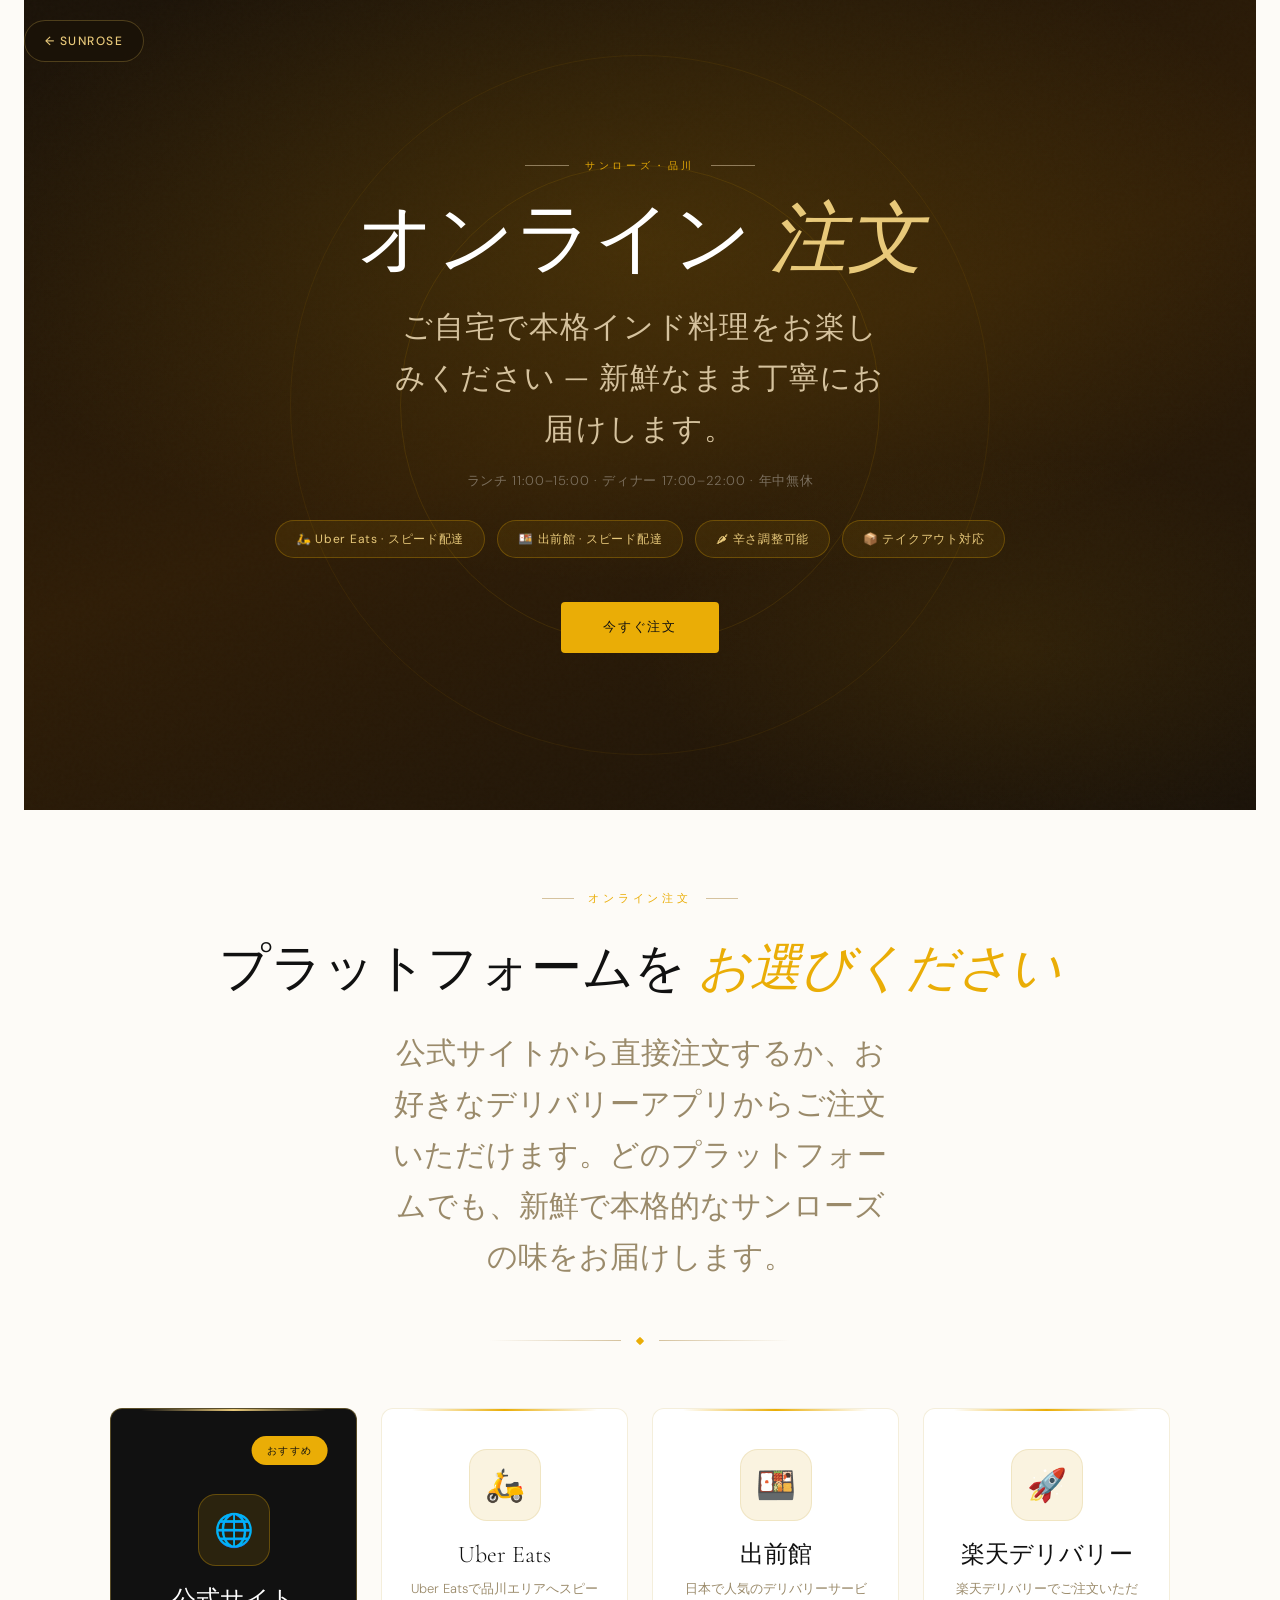
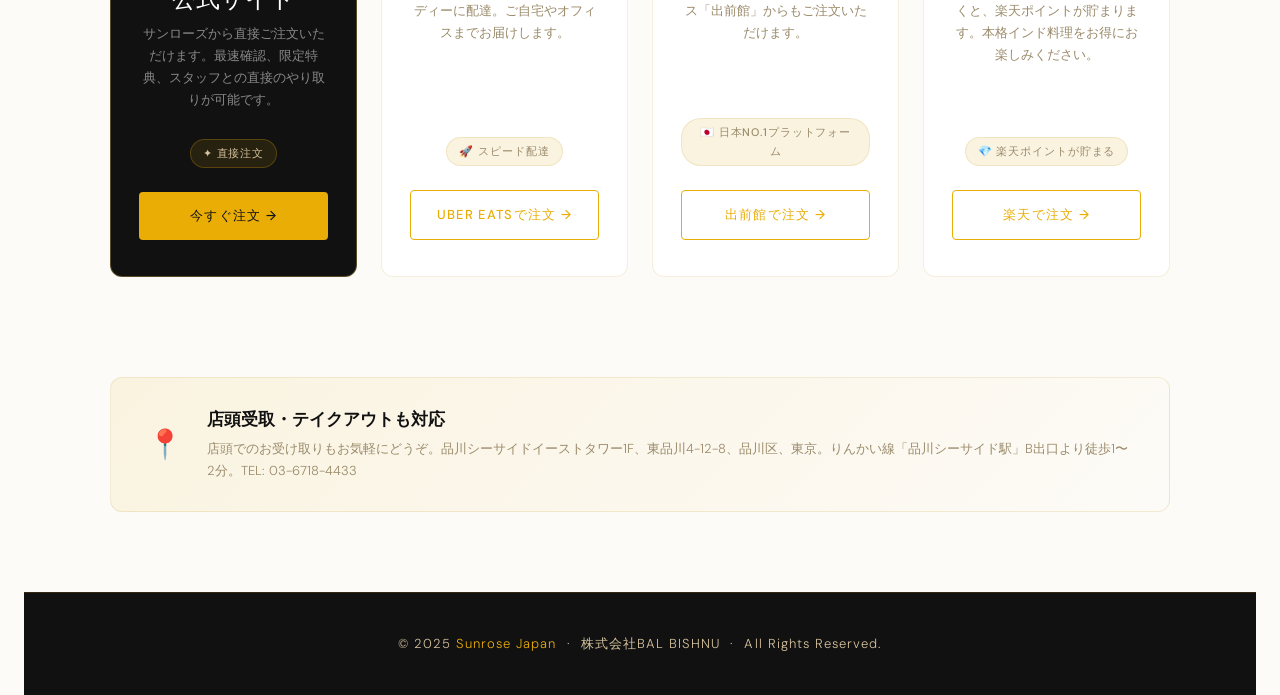
<file: order.html>
<!DOCTYPE html>
<html lang="ja">
<head>
  <meta charset="UTF-8">
  <meta name="viewport" content="width=device-width, initial-scale=1.0">
  <title>オンライン注文 — SUNROSE インドレストラン 品川</title>
  <link href="https://fonts.googleapis.com/css2?family=Cormorant+Garamond:ital,wght@0,300;0,400;0,600;1,300;1,400&family=DM+Sans:wght@300;400;500&display=swap" rel="stylesheet">
  <link rel="stylesheet" href="order.css">
  <link rel="stylesheet" href="shared.css">
</head>
<body>

<a href="index.html" class="home-btn">← SUNROSE</a>

<!-- ═══════════════════════════ HERO ═══════════════════════════ -->
<section class="menu-hero">
  <div class="hero-bg"></div>
  <div class="hero-grain"></div>
  <div class="hero-deco"></div>

  <div class="menu-hero-content">
    <div class="hero-eyebrow" data-ja="サンローズ・品川" data-en="Sunrose Japan · Shinagawa" data-hi="सनरोज़ जापान · शिनागावा" data-ko="선로즈 재팬 · 시나가와" data-es="Sunrose Japón · Shinagawa">サンローズ・品川</div>
    <h1>
      <span data-ja="オンライン" data-en="Order" data-hi="ऑर्डर" data-ko="온라인" data-es="Pedido">オンライン</span>
      <em data-ja="注文" data-en="Online" data-hi="ऑनलाइन" data-ko="주문" data-es="en Línea">注文</em>
    </h1>
    <p data-ja="ご自宅で本格インド料理をお楽しみください — 新鮮なまま丁寧にお届けします。" data-en="Enjoy authentic Indian cuisine from the comfort of your home — delivered fresh and packed with care." data-hi="अपने घर के आराम से प्रामाणिक भारतीय व्यंजनों का आनंद लें — ताज़ा और सावधानी से पैक।" data-ko="집에서 편안하게 정통 인도 요리를 즐기세요 — 신선하게 정성껏 배달합니다." data-es="Disfrute de auténtica cocina india desde la comodidad de su hogar — entregado fresco y con cuidado.">ご自宅で本格インド料理をお楽しみください — 新鮮なまま丁寧にお届けします。</p>
    <p style="font-size:13px;color:rgba(255,255,255,0.35);letter-spacing:0.05em;">
      <span data-ja="ランチ 11:00–15:00 · ディナー 17:00–22:00 · 年中無休" data-en="Lunch 11:00–15:00 · Dinner 17:00–22:00 · Open 365 days" data-hi="Lunch 11:00–15:00 · Dinner 17:00–22:00 · 365 दिन खुला" data-ko="런치 11:00–15:00 · 디너 17:00–22:00 · 연중무휴" data-es="Almuerzo 11:00–15:00 · Cena 17:00–22:00 · Abierto 365 días">ランチ 11:00–15:00 · ディナー 17:00–22:00 · 年中無休</span>
    </p>

    <div class="hero-badges">
  <a href="#uber" class="hero-badge" style="cursor:pointer;text-decoration:none;" data-ja="🛵 Uber Eats · スピード配達" data-en="🛵 Uber Eats · Fast Delivery" data-hi="🛵 Uber Eats · Fast Delivery" data-ko="🛵 Uber Eats · 빠른 배달" data-es="🛵 Uber Eats · Entrega Rápida">🛵 Uber Eats · スピード配達</a>
  <a href="#demae" class="hero-badge" style="cursor:pointer;text-decoration:none;" data-ja="🍱 出前館 · スピード配達" data-en="🍱 Demae-can · Fast Delivery" data-hi="🍱 Demae-can · Fast Delivery" data-ko="🍱 데마에캔 · 빠른 배달" data-es="🍱 Demae-can · Entrega Rápida">🍱 出前館 · スピード配達</a>
  <div class="hero-badge" data-ja="🌶 辛さ調整可能" data-en="🌶 Spice Level Adjustable" data-hi="🌶 Spice Level Adjustable" data-ko="🌶 매운맛 조절 가능" data-es="🌶 Nivel de Picante Ajustable">🌶 辛さ調整可能</div>
  <div class="hero-badge" data-ja="📦 テイクアウト対応" data-en="📦 Takeout Available" data-hi="📦 Takeout Available" data-ko="📦 테이크아웃 가능" data-es="📦 Para Llevar Disponible">📦 テイクアウト対応</div>
</div>

    <a href="#order-now" class="hero-btn" data-ja="今すぐ注文" data-en="Order Now" data-hi="अभी ऑर्डर करें" data-ko="지금 주문" data-es="Ordenar Ahora">今すぐ注文</a>
  </div>
</section>

<!-- ═══════════════════════════ SECTION HEADER ═══════════════════════════ -->
<div class="section-header" id="order-now">
  <div class="section-eyebrow" data-ja="オンライン注文" data-en="Order Online" data-hi="ऑनलाइन ऑर्डर" data-ko="온라인 주문" data-es="Pedido en Línea">オンライン注文</div>
  <h2>
    <span data-ja="プラットフォームを" data-en="Choose Your" data-hi="अपना प्लेटफॉर्म" data-ko="플랫폼을" data-es="Elija su">プラットフォームを</span>
    <em data-ja="お選びください" data-en="Platform" data-hi="चुनें" data-ko="선택하세요" data-es="Plataforma">お選びください</em>
  </h2>
  <p data-ja="公式サイトから直接注文するか、お好きなデリバリーアプリからご注文いただけます。どのプラットフォームでも、新鮮で本格的なサンローズの味をお届けします。" data-en="Order directly from us or through your favourite delivery app. All platforms deliver the same fresh, authentic SUNROSE experience." data-hi="हमसे सीधे या अपने पसंदीदा डिलीवरी ऐप से ऑर्डर करें।" data-ko="직접 주문하거나 좋아하는 배달 앱을 통해 주문하세요." data-es="Ordene directamente o a través de su aplicación de entrega favorita.">公式サイトから直接注文するか、お好きなデリバリーアプリからご注文いただけます。どのプラットフォームでも、新鮮で本格的なサンローズの味をお届けします。</p>
</div>
<div class="gold-divider"><div class="gold-divider-gem"></div></div>

<!-- ═══════════════════════════ ORDER CARDS ═══════════════════════════ -->
<div class="order-grid">

  <!-- Official Website -->
  <div class="order-card is-official">
    <div class="order-badge" data-ja="おすすめ" data-en="Best Choice" data-hi="सबसे अच्छा" data-ko="추천" data-es="Mejor Opción">おすすめ</div>
    <div class="order-icon">🌐</div>
    <div class="order-name" data-ja="公式サイト" data-en="Official Website" data-hi="आधिकारिक वेबसाइट" data-ko="공식 웹사이트" data-es="Sitio Web Oficial">公式サイト</div>
    <p class="order-desc" data-ja="サンローズから直接ご注文いただけます。最速確認、限定特典、スタッフとの直接のやり取りが可能です。" data-en="Order directly from SUNROSE for the fastest confirmation, exclusive offers, and direct contact with our team." data-hi="सबसे तेज़ पुष्टि और विशेष ऑफर के लिए सीधे ऑर्डर करें।" data-ko="가장 빠른 확인과 독점 혜택을 위해 직접 주문하세요." data-es="Ordene directamente para la confirmación más rápida y ofertas exclusivas.">サンローズから直接ご注文いただけます。最速確認、限定特典、スタッフとの直接のやり取りが可能です。</p>
    <div class="order-tag" data-ja="✦ 直接注文" data-en="✦ Direct Order" data-hi="✦ Direct Order" data-ko="✦ 직접 주문" data-es="✦ Pedido Directo">✦ 直接注文</div>
    <a href="https://www.foodbooking.com/api/fb/9ljl_o" target="_blank" class="order-btn" data-ja="今すぐ注文 →" data-en="Order Now →" data-hi="अभी ऑर्डर करें →" data-ko="지금 주문 →" data-es="Ordenar Ahora →">今すぐ注文 →</a>
  </div>

  <!-- Uber Eats -->
<div class="order-card" id="uber">
    <div class="order-icon">🛵</div>
    <div class="order-name">Uber Eats</div>
    <p class="order-desc" data-ja="Uber Eatsで品川エリアへスピーディーに配達。ご自宅やオフィスまでお届けします。" data-en="Order via Uber Eats for quick and reliable delivery straight to your door anywhere in Shinagawa." data-hi="Uber Eats से त्वरित और विश्वसनीय डिलीवरी।" data-ko="Uber Eats로 빠르고 믿을 수 있는 배달." data-es="Ordene por Uber Eats para entrega rápida y confiable.">Uber Eatsで品川エリアへスピーディーに配達。ご自宅やオフィスまでお届けします。</p>
    <div class="order-tag" data-ja="🚀 スピード配達" data-en="🚀 Fast Delivery" data-hi="🚀 Fast Delivery" data-ko="🚀 빠른 배달" data-es="🚀 Entrega Rápida">🚀 スピード配達</div>
    <a href="https://www.ubereats.com/jp-en/store/%E3%82%A4%E3%83%B3%E3%83%88%E3%82%AB%E3%83%AC%E3%83%BC%E5%B1%8B-%E3%82%B5%E3%83%B3%E3%83%AD%E3%83%BC%E3%82%B9-%E5%93%81%E5%B7%9D%E3%82%B7%E3%83%BC%E3%82%B5%E3%82%A4%E3%83%88%E5%BA%97indian-curry-sunrose-shinagawa-seaside/8DUhG6HaT2Oxb5h4hgOAhg?diningMode=DELIVERY&sc=SEARCH_SUGGESTION" target="_blank" class="order-btn" data-ja="Uber Eatsで注文 →" data-en="Order on Uber Eats →" data-hi="Uber Eats पर ऑर्डर →" data-ko="Uber Eats에서 주문 →" data-es="Ordenar en Uber Eats →">Uber Eatsで注文 →</a>
  </div>

  <!-- Demae-can -->
  <div class="order-card" id="demae">
    <div class="order-icon">🍱</div>
    <div class="order-name" data-ja="出前館" data-en="Demae-can" data-hi="Demae-can" data-ko="데마에캔" data-es="Demae-can">出前館</div>
    <p class="order-desc" data-ja="日本で人気のデリバリーサービス「出前館」からもご注文いただけます。" data-en="Use Japan's popular delivery platform Demae-can to order your favourite SUNROSE dishes with ease." data-hi="जापान के लोकप्रिय डिलीवरी प्लेटफॉर्म से ऑर्डर करें।" data-ko="일본의 인기 배달 플랫폼 데마에캔으로 간편하게 주문하세요." data-es="Use la popular plataforma de entrega de Japón para ordenar fácilmente.">日本で人気のデリバリーサービス「出前館」からもご注文いただけます。</p>
    <div class="order-tag" data-ja="🇯🇵 日本No.1プラットフォーム" data-en="🇯🇵 Japan's #1 Platform" data-hi="🇯🇵 Japan's #1 Platform" data-ko="🇯🇵 일본 No.1 플랫폼" data-es="🇯🇵 Plataforma #1 de Japón">🇯🇵 日本No.1プラットフォーム</div>
    <a href="https://demae-can.com" target="_blank" class="order-btn" data-ja="出前館で注文 →" data-en="Order on Demae-can →" data-hi="Demae-can पर ऑर्डर →" data-ko="데마에캔에서 주문 →" data-es="Ordenar en Demae-can →">出前館で注文 →</a>
  </div>

  <!-- Rakuten Delivery -->
  <div class="order-card">
    <div class="order-icon">🚀</div>
    <div class="order-name" data-ja="楽天デリバリー" data-en="Rakuten Delivery" data-hi="Rakuten Delivery" data-ko="라쿠텐 딜리버리" data-es="Rakuten Delivery">楽天デリバリー</div>
    <p class="order-desc" data-ja="楽天デリバリーでご注文いただくと、楽天ポイントが貯まります。本格インド料理をお得にお楽しみください。" data-en="Order through Rakuten Delivery and earn Rakuten points with every order while enjoying authentic Indian food." data-hi="Rakuten Delivery से ऑर्डर करें और Rakuten पॉइंट कमाएं।" data-ko="라쿠텐 딜리버리로 주문하면 라쿠텐 포인트가 적립됩니다." data-es="Ordene por Rakuten Delivery y gane puntos Rakuten con cada pedido.">楽天デリバリーでご注文いただくと、楽天ポイントが貯まります。本格インド料理をお得にお楽しみください。</p>
    <div class="order-tag" data-ja="💎 楽天ポイントが貯まる" data-en="💎 Earn Rakuten Points" data-hi="💎 Earn Rakuten Points" data-ko="💎 라쿠텐 포인트 적립" data-es="💎 Gane Puntos Rakuten">💎 楽天ポイントが貯まる</div>
    <a href="https://delivery.rakuten.co.jp" target="_blank" class="order-btn" data-ja="楽天で注文 →" data-en="Order on Rakuten →" data-hi="Rakuten पर ऑर्डर →" data-ko="라쿠텐에서 주문 →" data-es="Ordenar en Rakuten →">楽天で注文 →</a>
  </div>

</div>

<!-- ═══════════════════════════ INFO BANNER ═══════════════════════════ -->
<div class="info-banner">
  <div class="info-banner-inner">
    <div class="info-icon">📍</div>
    <div class="info-text">
      <strong data-ja="店頭受取・テイクアウトも対応" data-en="Pickup &amp; Takeout Also Available" data-hi="पिकअप और टेकआउट भी उपलब्ध" data-ko="픽업 및 테이크아웃도 가능" data-es="Recogida y Para Llevar También Disponible">店頭受取・テイクアウトも対応</strong>
      <p data-ja="店頭でのお受け取りもお気軽にどうぞ。品川シーサイドイーストタワー1F、東品川4-12-8、品川区、東京。りんかい線「品川シーサイド駅」B出口より徒歩1〜2分。TEL: 03-6718-4433" data-en="Prefer to collect your order? Visit us at Shinagawa Seaside East Tower — 1F, 4-12-8 Higashi-Shinagawa, Shinagawa-ku, Tokyo. Rinkai Line 'Shinagawa Seaside Station' Exit B, 1–2 minute walk. TEL: 03-6718-4433" data-hi="अपना ऑर्डर लेना चाहते हैं? हमसे मिलें: Shinagawa Seaside East Tower — 1F। TEL: 03-6718-4433" data-ko="직접 수령하시겠습니까? 시나가와 씨사이드 이스트 타워 1F를 방문해 주세요. TEL: 03-6718-4433" data-es="¿Prefiere recoger su pedido? Visítenos en Shinagawa Seaside East Tower — 1F. TEL: 03-6718-4433">店頭でのお受け取りもお気軽にどうぞ。品川シーサイドイーストタワー1F、東品川4-12-8、品川区、東京。りんかい線「品川シーサイド駅」B出口より徒歩1〜2分。TEL: 03-6718-4433</p>
    </div>
  </div>
</div>

<!-- ═══════════════════════════ BACK TO TOP ═══════════════════════════ -->
<button id="backToTop" title="Back to top">
  <svg width="16" height="16" viewBox="0 0 24 24" fill="none" stroke="currentColor" stroke-width="2.5" stroke-linecap="round" stroke-linejoin="round"><polyline points="18 15 12 9 6 15"/></svg>
</button>

<!-- ═══════════════════════════ FOOTER ═══════════════════════════ -->
<footer class="footer">
  <p>© 2025 <a href="index.html">Sunrose Japan</a> &nbsp;·&nbsp; 株式会社BAL BISHNU &nbsp;·&nbsp; All Rights Reserved.</p>
</footer>

<script>
  const btn = document.getElementById("backToTop");
  window.addEventListener("scroll", () => { btn.style.display = window.scrollY > 300 ? "flex" : "none"; });
  btn.onclick = () => window.scrollTo({ top: 0, behavior: "smooth" });
</script>
<script src="lang.js"></script>

</body>
</html>
</file>
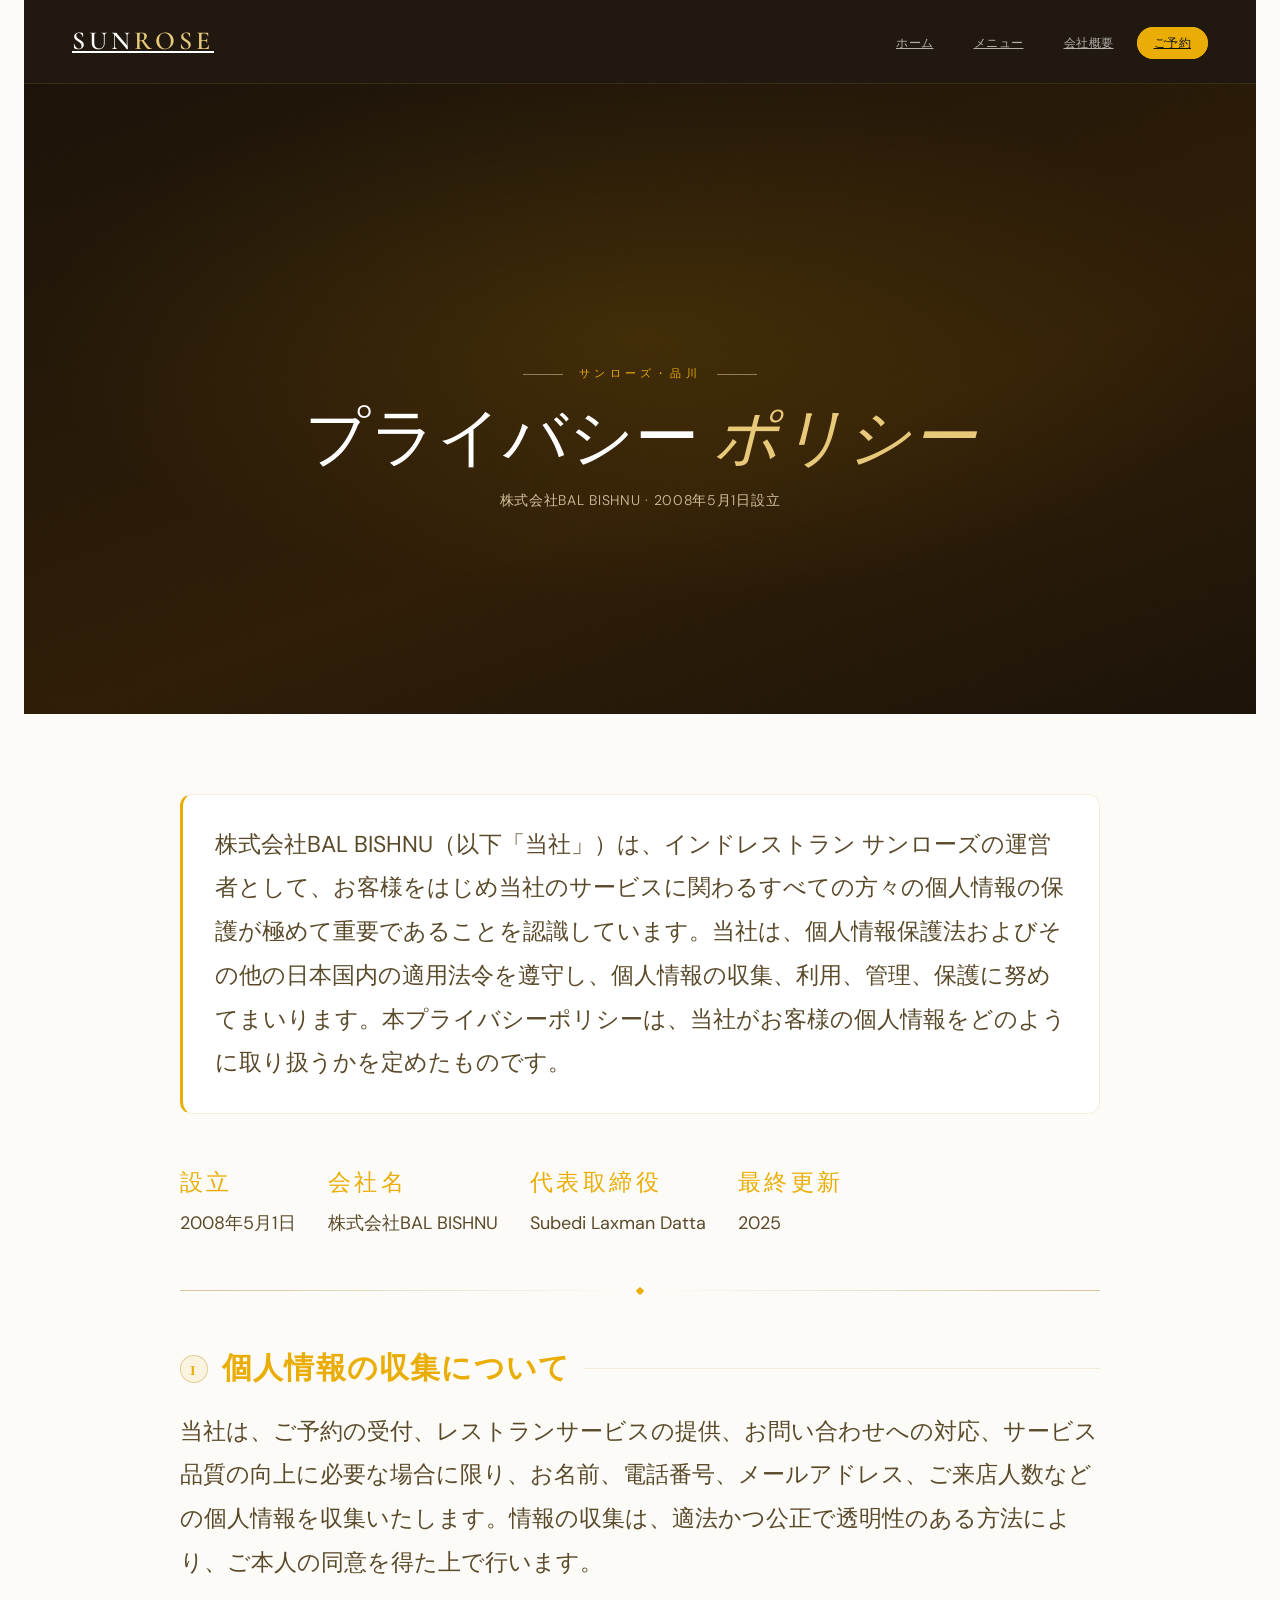
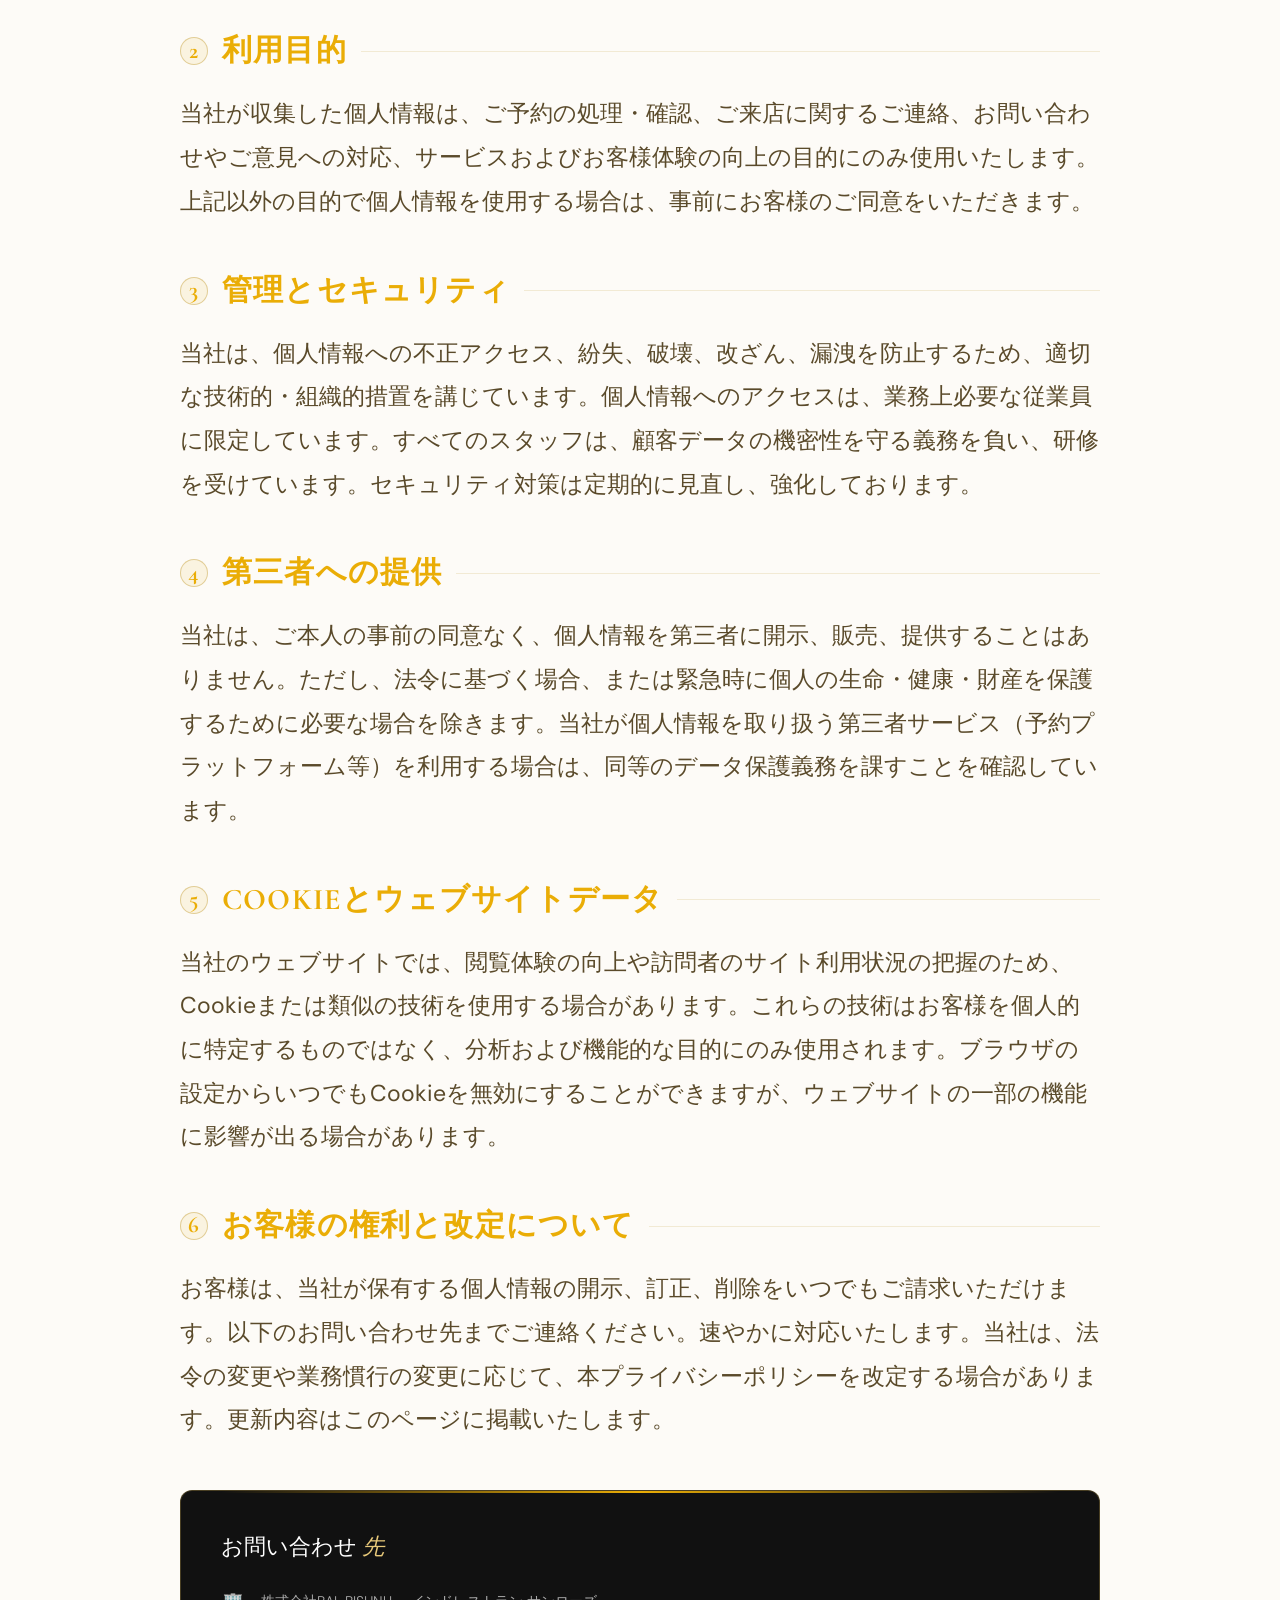
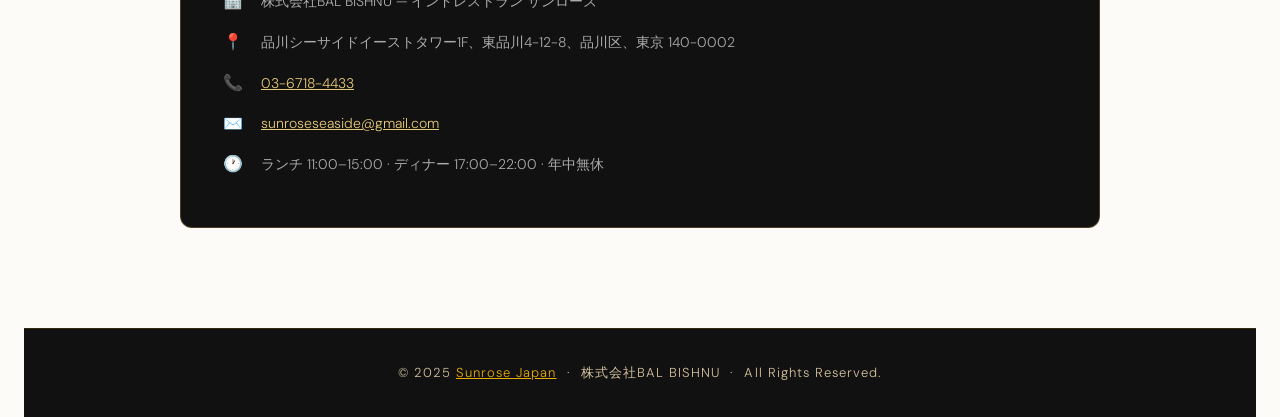
<file: privacy.html>
<!DOCTYPE html>
<html lang="ja">
<head>
  <meta charset="UTF-8">
  <meta name="viewport" content="width=device-width, initial-scale=1.0">
  <title>プライバシーポリシー — SUNROSE インドレストラン 品川</title>
  <link href="https://fonts.googleapis.com/css2?family=Cormorant+Garamond:ital,wght@0,300;0,400;0,600;1,300;1,400&family=DM+Sans:wght@300;400;500&display=swap" rel="stylesheet">
  <link rel="stylesheet" href="info.css">
  <link rel="stylesheet" href="shared.css">
</head>
<body class="has-navbar">

<!-- ═══════════════════════════ HEADER ═══════════════════════════ -->
<header class="header">
  <a href="index.html" class="logo">SUN<span>ROSE</span></a>
  <ul class="nav">
    <li><a href="index.html" data-ja="ホーム" data-en="Home" data-hi="होम" data-ko="홈" data-es="Inicio">ホーム</a></li>
    <li><a href="index.html#menus" data-ja="メニュー" data-en="Menus" data-hi="मेनू" data-ko="메뉴" data-es="Menús">メニュー</a></li>
    <li><a href="company.html" data-ja="会社概要" data-en="Company" data-hi="कंपनी" data-ko="회사 소개" data-es="Empresa">会社概要</a></li>
    <li><a href="index.html#reservation" class="nav-cta" data-ja="ご予約" data-en="Reservation" data-hi="आरक्षण" data-ko="예약" data-es="Reservación">ご予約</a></li>
  </ul>
</header>

<!-- ═══════════════════════════ HERO ═══════════════════════════ -->
<section class="page-hero">
  <div class="page-hero-bg"></div>
  <div class="page-hero-grain"></div>
  <div class="page-hero-content">
    <div class="page-hero-eyebrow" data-ja="サンローズ・品川" data-en="Sunrose Japan · Shinagawa" data-hi="सनरोज़ जापान · शिनागावा" data-ko="선로즈 재팬 · 시나가와" data-es="Sunrose Japón · Shinagawa">サンローズ・品川</div>
    <h1><span data-ja="プライバシー" data-en="Privacy" data-hi="गोपनीयता" data-ko="개인정보" data-es="Política de">プライバシー</span> <em data-ja="ポリシー" data-en="Policy" data-hi="नीति" data-ko="처리방침" data-es="Privacidad">ポリシー</em></h1>
    <p data-ja="株式会社BAL BISHNU · 2008年5月1日設立" data-en="BAL BISHNU Co., Ltd. · Established May 1, 2008" data-hi="BAL BISHNU Co., Ltd. · स्थापित May 1, 2008" data-ko="주식회사 BAL BISHNU · 2008년 5월 1일 설립" data-es="BAL BISHNU Co., Ltd. · Establecida 1 de mayo de 2008">株式会社BAL BISHNU · 2008年5月1日設立</p>
  </div>
</section>

<!-- ═══════════════════════════ MAIN CONTENT ═══════════════════════════ -->
<main class="page-content">

  <!-- Intro -->
  <p class="policy-intro" data-ja="株式会社BAL BISHNU（以下「当社」）は、インドレストラン サンローズの運営者として、お客様をはじめ当社のサービスに関わるすべての方々の個人情報の保護が極めて重要であることを認識しています。当社は、個人情報保護法およびその他の日本国内の適用法令を遵守し、個人情報の収集、利用、管理、保護に努めてまいります。本プライバシーポリシーは、当社がお客様の個人情報をどのように取り扱うかを定めたものです。" data-en="BAL BISHNU Co., Ltd. (hereinafter 'the Company'), the operator of SUNROSE Indian Restaurant, recognizes the critical importance of protecting the personal information of our customers and all individuals who interact with our services. We are fully committed to complying with the Act on the Protection of Personal Information (個人情報保護法) and all other applicable laws and regulations in Japan. This Privacy Policy outlines how we collect, use, manage, and protect your personal information." data-hi="BAL BISHNU Co., Ltd. (इसके बाद 'कंपनी'), SUNROSE Indian Restaurant के संचालक, हमारे ग्राहकों की व्यक्तिगत जानकारी की सुरक्षा के महत्व को पहचानता है। यह गोपनीयता नीति बताती है कि हम आपकी व्यक्तिगत जानकारी कैसे एकत्र, उपयोग और सुरक्षित करते हैं।" data-ko="주식회사 BAL BISHNU(이하 '당사')는 인도 레스토랑 선로즈의 운영자로서 고객 여러분의 개인정보 보호가 매우 중요함을 인식하고 있습니다. 당사는 개인정보보호법 및 관련 법령을 준수하며 개인정보의 수집, 이용, 관리, 보호에 최선을 다합니다." data-es="BAL BISHNU Co., Ltd. (en adelante 'la Empresa'), operador del Restaurante Indio SUNROSE, reconoce la importancia crítica de proteger la información personal de nuestros clientes. Esta Política de Privacidad describe cómo recopilamos, usamos, gestionamos y protegemos su información personal.">株式会社BAL BISHNU（以下「当社」）は、インドレストラン サンローズの運営者として、お客様をはじめ当社のサービスに関わるすべての方々の個人情報の保護が極めて重要であることを認識しています。当社は、個人情報保護法およびその他の日本国内の適用法令を遵守し、個人情報の収集、利用、管理、保護に努めてまいります。本プライバシーポリシーは、当社がお客様の個人情報をどのように取り扱うかを定めたものです。</p>

  <!-- Meta -->
  <div class="policy-meta">
    <div class="policy-meta-item">
      <span class="policy-meta-label" data-ja="設立" data-en="Established" data-hi="स्थापित" data-ko="설립" data-es="Establecida">設立</span>
      <span class="policy-meta-value">2008年5月1日</span>
    </div>
    <div class="policy-meta-item">
      <span class="policy-meta-label" data-ja="会社名" data-en="Company" data-hi="कंपनी" data-ko="회사명" data-es="Empresa">会社名</span>
      <span class="policy-meta-value">株式会社BAL BISHNU</span>
    </div>
    <div class="policy-meta-item">
      <span class="policy-meta-label" data-ja="代表取締役" data-en="Representative" data-hi="प्रतिनिधि" data-ko="대표이사" data-es="Representante">代表取締役</span>
      <span class="policy-meta-value">Subedi Laxman Datta</span>
    </div>
    <div class="policy-meta-item">
      <span class="policy-meta-label" data-ja="最終更新" data-en="Last Updated" data-hi="अंतिम अपडेट" data-ko="최종 업데이트" data-es="Última Actualización">最終更新</span>
      <span class="policy-meta-value">2025</span>
    </div>
  </div>

  <div class="gold-divider"><div class="gold-divider-gem"></div></div>

  <!-- Section 1 -->
  <div class="policy-section">
    <h2>
      <span class="policy-number">1</span>
      <span data-ja="個人情報の収集について" data-en="Collection of Personal Information" data-hi="व्यक्तिगत जानकारी का संग्रहण" data-ko="개인정보의 수집" data-es="Recopilación de Información Personal">個人情報の収集について</span>
    </h2>
    <p data-ja="当社は、ご予約の受付、レストランサービスの提供、お問い合わせへの対応、サービス品質の向上に必要な場合に限り、お名前、電話番号、メールアドレス、ご来店人数などの個人情報を収集いたします。情報の収集は、適法かつ公正で透明性のある方法により、ご本人の同意を得た上で行います。" data-en="The Company collects personal information — including but not limited to your name, telephone number, email address, and the number of guests in your party — only when it is necessary for the purpose of accepting reservations, providing restaurant services, responding to inquiries, or improving the quality of our services. We collect information through means that are lawful, fair, and transparent, and only with the knowledge and consent of the individual concerned." data-hi="कंपनी व्यक्तिगत जानकारी एकत्र करती है — जिसमें आपका नाम, फ़ोन नंबर, ईमेल पता शामिल है — केवल आरक्षण स्वीकार करने, सेवाएं प्रदान करने और पूछताछ का जवाब देने के लिए।" data-ko="당사는 예약 접수, 레스토랑 서비스 제공, 문의 대응, 서비스 품질 향상에 필요한 경우에만 성명, 전화번호, 이메일 주소, 방문 인원수 등의 개인정보를 수집합니다." data-es="La Empresa recopila información personal — incluyendo nombre, número de teléfono, correo electrónico y número de invitados — solo cuando es necesario para aceptar reservaciones, proporcionar servicios y responder consultas.">当社は、ご予約の受付、レストランサービスの提供、お問い合わせへの対応、サービス品質の向上に必要な場合に限り、お名前、電話番号、メールアドレス、ご来店人数などの個人情報を収集いたします。情報の収集は、適法かつ公正で透明性のある方法により、ご本人の同意を得た上で行います。</p>
  </div>

  <!-- Section 2 -->
  <div class="policy-section">
    <h2>
      <span class="policy-number">2</span>
      <span data-ja="利用目的" data-en="Purpose of Use" data-hi="उपयोग का उद्देश्य" data-ko="이용 목적" data-es="Propósito de Uso">利用目的</span>
    </h2>
    <p data-ja="当社が収集した個人情報は、ご予約の処理・確認、ご来店に関するご連絡、お問い合わせやご意見への対応、サービスおよびお客様体験の向上の目的にのみ使用いたします。上記以外の目的で個人情報を使用する場合は、事前にお客様のご同意をいただきます。" data-en="Personal information collected by the Company is used solely for the following purposes: processing and confirming reservations; communicating with guests regarding their visit; responding to inquiries or feedback; and improving our services and customer experience. We will not use your personal information for any purpose beyond what is stated above without your prior consent." data-hi="कंपनी द्वारा एकत्र व्यक्तिगत जानकारी केवल निम्नलिखित उद्देश्यों के लिए उपयोग की जाती है: आरक्षण की प्रक्रिया, मेहमानों से संवाद, पूछताछ का जवाब, और सेवाओं में सुधार।" data-ko="당사가 수집한 개인정보는 예약 처리 및 확인, 방문 관련 연락, 문의 및 피드백 대응, 서비스 및 고객 경험 개선의 목적으로만 사용됩니다." data-es="La información personal recopilada se utiliza únicamente para: procesar reservaciones, comunicarse con los huéspedes, responder consultas y mejorar nuestros servicios.">当社が収集した個人情報は、ご予約の処理・確認、ご来店に関するご連絡、お問い合わせやご意見への対応、サービスおよびお客様体験の向上の目的にのみ使用いたします。上記以外の目的で個人情報を使用する場合は、事前にお客様のご同意をいただきます。</p>
  </div>

  <!-- Section 3 -->
  <div class="policy-section">
    <h2>
      <span class="policy-number">3</span>
      <span data-ja="管理とセキュリティ" data-en="Management &amp; Security" data-hi="प्रबंधन और सुरक्षा" data-ko="관리 및 보안" data-es="Gestión y Seguridad">管理とセキュリティ</span>
    </h2>
    <p data-ja="当社は、個人情報への不正アクセス、紛失、破壊、改ざん、漏洩を防止するため、適切な技術的・組織的措置を講じています。個人情報へのアクセスは、業務上必要な従業員に限定しています。すべてのスタッフは、顧客データの機密性を守る義務を負い、研修を受けています。セキュリティ対策は定期的に見直し、強化しております。" data-en="The Company takes appropriate technical and organisational measures to protect personal information from unauthorised access, loss, destruction, falsification, or leakage. Access to personal information is strictly limited to employees who require it to fulfil their duties. All staff members are trained in and obligated to uphold the confidentiality of customer data. We regularly review and strengthen our security practices to ensure your information remains safe." data-hi="कंपनी व्यक्तिगत जानकारी को अनधिकृत पहुंच, हानि और लीक से बचाने के लिए उचित तकनीकी उपाय करती है।" data-ko="당사는 개인정보의 무단 접근, 분실, 파괴, 위조, 유출을 방지하기 위해 적절한 기술적·조직적 조치를 취하고 있습니다." data-es="La Empresa toma medidas técnicas y organizativas apropiadas para proteger la información personal contra acceso no autorizado, pérdida, destrucción o filtración.">当社は、個人情報への不正アクセス、紛失、破壊、改ざん、漏洩を防止するため、適切な技術的・組織的措置を講じています。個人情報へのアクセスは、業務上必要な従業員に限定しています。すべてのスタッフは、顧客データの機密性を守る義務を負い、研修を受けています。セキュリティ対策は定期的に見直し、強化しております。</p>
  </div>

  <!-- Section 4 -->
  <div class="policy-section">
    <h2>
      <span class="policy-number">4</span>
      <span data-ja="第三者への提供" data-en="Third-Party Disclosure" data-hi="तीसरे पक्ष को प्रकटीकरण" data-ko="제3자 제공" data-es="Divulgación a Terceros">第三者への提供</span>
    </h2>
    <p data-ja="当社は、ご本人の事前の同意なく、個人情報を第三者に開示、販売、提供することはありません。ただし、法令に基づく場合、または緊急時に個人の生命・健康・財産を保護するために必要な場合を除きます。当社が個人情報を取り扱う第三者サービス（予約プラットフォーム等）を利用する場合は、同等のデータ保護義務を課すことを確認しています。" data-en="The Company will not disclose, sell, or provide personal information to any third party without the prior consent of the individual, except where required by law or regulation, or where disclosure is necessary to protect the life, health, or property of an individual in an urgent situation. In cases where we engage third-party service providers who may handle personal information on our behalf (such as reservation platforms), we ensure they are bound by equivalent data protection obligations." data-hi="कंपनी व्यक्ति की पूर्व सहमति के बिना किसी तीसरे पक्ष को व्यक्तिगत जानकारी प्रकट नहीं करेगी, सिवाय कानून द्वारा आवश्यक होने पर।" data-ko="당사는 본인의 사전 동의 없이 개인정보를 제3자에게 공개, 판매, 제공하지 않습니다. 단, 법령에 의한 경우나 긴급 상황에서 개인의 생명·건강·재산을 보호하기 위해 필요한 경우는 예외입니다." data-es="La Empresa no divulgará, venderá ni proporcionará información personal a terceros sin el consentimiento previo del individuo, excepto cuando lo requiera la ley.">当社は、ご本人の事前の同意なく、個人情報を第三者に開示、販売、提供することはありません。ただし、法令に基づく場合、または緊急時に個人の生命・健康・財産を保護するために必要な場合を除きます。当社が個人情報を取り扱う第三者サービス（予約プラットフォーム等）を利用する場合は、同等のデータ保護義務を課すことを確認しています。</p>
  </div>

  <!-- Section 5 -->
  <div class="policy-section">
    <h2>
      <span class="policy-number">5</span>
      <span data-ja="Cookieとウェブサイトデータ" data-en="Cookies &amp; Website Data" data-hi="कुकीज़ और वेबसाइट डेटा" data-ko="쿠키 및 웹사이트 데이터" data-es="Cookies y Datos del Sitio Web">Cookieとウェブサイトデータ</span>
    </h2>
    <p data-ja="当社のウェブサイトでは、閲覧体験の向上や訪問者のサイト利用状況の把握のため、Cookieまたは類似の技術を使用する場合があります。これらの技術はお客様を個人的に特定するものではなく、分析および機能的な目的にのみ使用されます。ブラウザの設定からいつでもCookieを無効にすることができますが、ウェブサイトの一部の機能に影響が出る場合があります。" data-en="Our website may use cookies or similar technologies to improve the browsing experience and understand how visitors use our site. These technologies do not identify you personally and are used solely for analytical and functional purposes. You may disable cookies through your browser settings at any time, though this may affect certain features of the website." data-hi="हमारी वेबसाइट ब्राउज़िंग अनुभव को बेहतर बनाने के लिए कुकीज़ का उपयोग कर सकती है। ये तकनीकें आपको व्यक्तिगत रूप से पहचानती नहीं हैं।" data-ko="당사 웹사이트는 브라우징 경험 개선 및 방문자 이용 현황 파악을 위해 쿠키 또는 유사 기술을 사용할 수 있습니다. 이러한 기술은 개인을 식별하지 않으며 분석 및 기능적 목적으로만 사용됩니다." data-es="Nuestro sitio web puede usar cookies o tecnologías similares para mejorar la experiencia de navegación. Estas tecnologías no lo identifican personalmente.">当社のウェブサイトでは、閲覧体験の向上や訪問者のサイト利用状況の把握のため、Cookieまたは類似の技術を使用する場合があります。これらの技術はお客様を個人的に特定するものではなく、分析および機能的な目的にのみ使用されます。ブラウザの設定からいつでもCookieを無効にすることができますが、ウェブサイトの一部の機能に影響が出る場合があります。</p>
  </div>

  <!-- Section 6 -->
  <div class="policy-section">
    <h2>
      <span class="policy-number">6</span>
      <span data-ja="お客様の権利と改定について" data-en="Your Rights &amp; Amendments" data-hi="आपके अधिकार और संशोधन" data-ko="귀하의 권리 및 개정" data-es="Sus Derechos y Enmiendas">お客様の権利と改定について</span>
    </h2>
    <p data-ja="お客様は、当社が保有する個人情報の開示、訂正、削除をいつでもご請求いただけます。以下のお問い合わせ先までご連絡ください。速やかに対応いたします。当社は、法令の変更や業務慣行の変更に応じて、本プライバシーポリシーを改定する場合があります。更新内容はこのページに掲載いたします。" data-en="You have the right to request access to, correction of, or deletion of your personal information held by the Company at any time. Please contact us using the details below and we will respond promptly. The Company reserves the right to amend this Privacy Policy as necessary in response to changes in law or our business practices. Any updates will be published on this page." data-hi="आपको किसी भी समय कंपनी द्वारा रखी गई अपनी व्यक्तिगत जानकारी तक पहुंच, सुधार या हटाने का अनुरोध करने का अधिकार है।" data-ko="귀하는 당사가 보유한 개인정보의 열람, 정정, 삭제를 언제든지 요청하실 수 있습니다. 아래 연락처로 문의해 주시면 신속히 대응하겠습니다." data-es="Usted tiene derecho a solicitar acceso, corrección o eliminación de su información personal en cualquier momento. Contáctenos y responderemos con prontitud.">お客様は、当社が保有する個人情報の開示、訂正、削除をいつでもご請求いただけます。以下のお問い合わせ先までご連絡ください。速やかに対応いたします。当社は、法令の変更や業務慣行の変更に応じて、本プライバシーポリシーを改定する場合があります。更新内容はこのページに掲載いたします。</p>
  </div>

  <!-- Contact Card -->
  <div class="policy-contact-card">
    <h3><span data-ja="お問い合わせ" data-en="Contact" data-hi="संपर्क" data-ko="연락처" data-es="Contacto">お問い合わせ</span> <em data-ja="先" data-en="Us" data-hi="करें" data-ko="" data-es="">先</em></h3>
    <div class="contact-row">
      <span class="contact-icon">🏢</span>
      <span class="contact-text" data-ja="株式会社BAL BISHNU — インドレストラン サンローズ" data-en="BAL BISHNU Co., Ltd. — SUNROSE Indian Restaurant" data-hi="BAL BISHNU Co., Ltd. — SUNROSE Indian Restaurant" data-ko="주식회사 BAL BISHNU — 인도 레스토랑 선로즈" data-es="BAL BISHNU Co., Ltd. — Restaurante Indio SUNROSE">株式会社BAL BISHNU — インドレストラン サンローズ</span>
    </div>
    <div class="contact-row">
      <span class="contact-icon">📍</span>
      <span class="contact-text" data-ja="品川シーサイドイーストタワー1F、東品川4-12-8、品川区、東京 140-0002" data-en="1F Shinagawa Seaside East Tower, 4-12-8 Higashi-Shinagawa, Shinagawa-ku, Tokyo 140-0002" data-hi="1F Shinagawa Seaside East Tower, Tokyo 140-0002" data-ko="시나가와 씨사이드 이스트 타워 1F, 히가시시나가와 4-12-8, 도쿄 140-0002" data-es="1F Shinagawa Seaside East Tower, Tokio 140-0002">品川シーサイドイーストタワー1F、東品川4-12-8、品川区、東京 140-0002</span>
    </div>
    <div class="contact-row">
      <span class="contact-icon">📞</span>
      <span class="contact-text"><a href="tel:0367184433">03-6718-4433</a></span>
    </div>
    <div class="contact-row">
      <span class="contact-icon">✉️</span>
      <span class="contact-text"><a href="mailto:sunroseseaside@gmail.com">sunroseseaside@gmail.com</a></span>
    </div>
    <div class="contact-row">
      <span class="contact-icon">🕐</span>
      <span class="contact-text" data-ja="ランチ 11:00–15:00 · ディナー 17:00–22:00 · 年中無休" data-en="Lunch 11:00–15:00 · Dinner 17:00–22:00 · Open 365 days" data-hi="Lunch 11:00–15:00 · Dinner 17:00–22:00 · 365 days" data-ko="런치 11:00–15:00 · 디너 17:00–22:00 · 연중무휴" data-es="Almuerzo 11:00–15:00 · Cena 17:00–22:00 · Abierto 365 días">ランチ 11:00–15:00 · ディナー 17:00–22:00 · 年中無休</span>
    </div>
  </div>

</main>

<!-- ═══════════════════════════ BACK TO TOP ═══════════════════════════ -->
<button id="backToTop" title="Back to top">
  <svg width="16" height="16" viewBox="0 0 24 24" fill="none" stroke="currentColor" stroke-width="2.5" stroke-linecap="round" stroke-linejoin="round"><polyline points="18 15 12 9 6 15"/></svg>
</button>

<!-- ═══════════════════════════ FOOTER ═══════════════════════════ -->
<footer class="footer">
  <p>© 2025 <a href="index.html">Sunrose Japan</a> &nbsp;·&nbsp; 株式会社BAL BISHNU &nbsp;·&nbsp; All Rights Reserved.</p>
</footer>

<script>
  const btn = document.getElementById("backToTop");
  window.addEventListener("scroll", () => { btn.style.display = window.scrollY > 300 ? "flex" : "none"; });
  btn.onclick = () => window.scrollTo({ top: 0, behavior: "smooth" });
</script>
<script src="lang.js"></script>

</body>
</html>
</file>
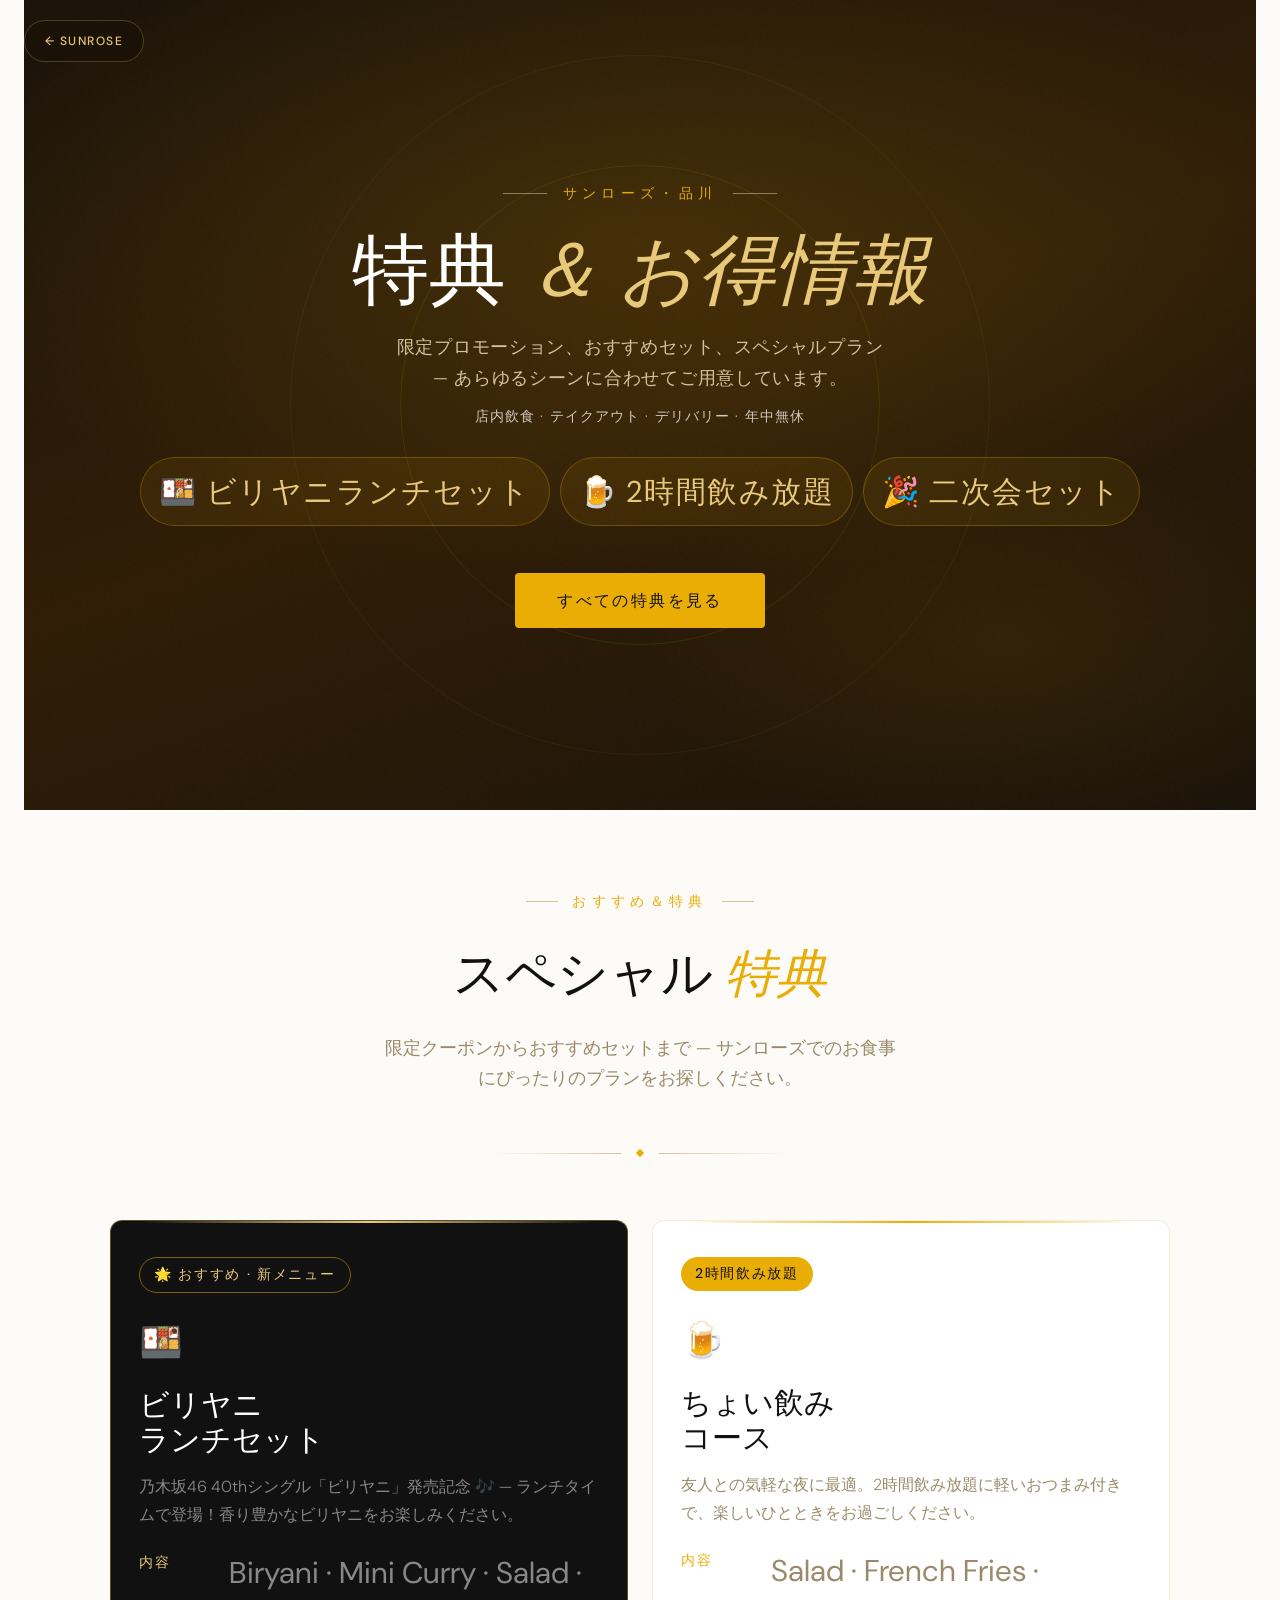
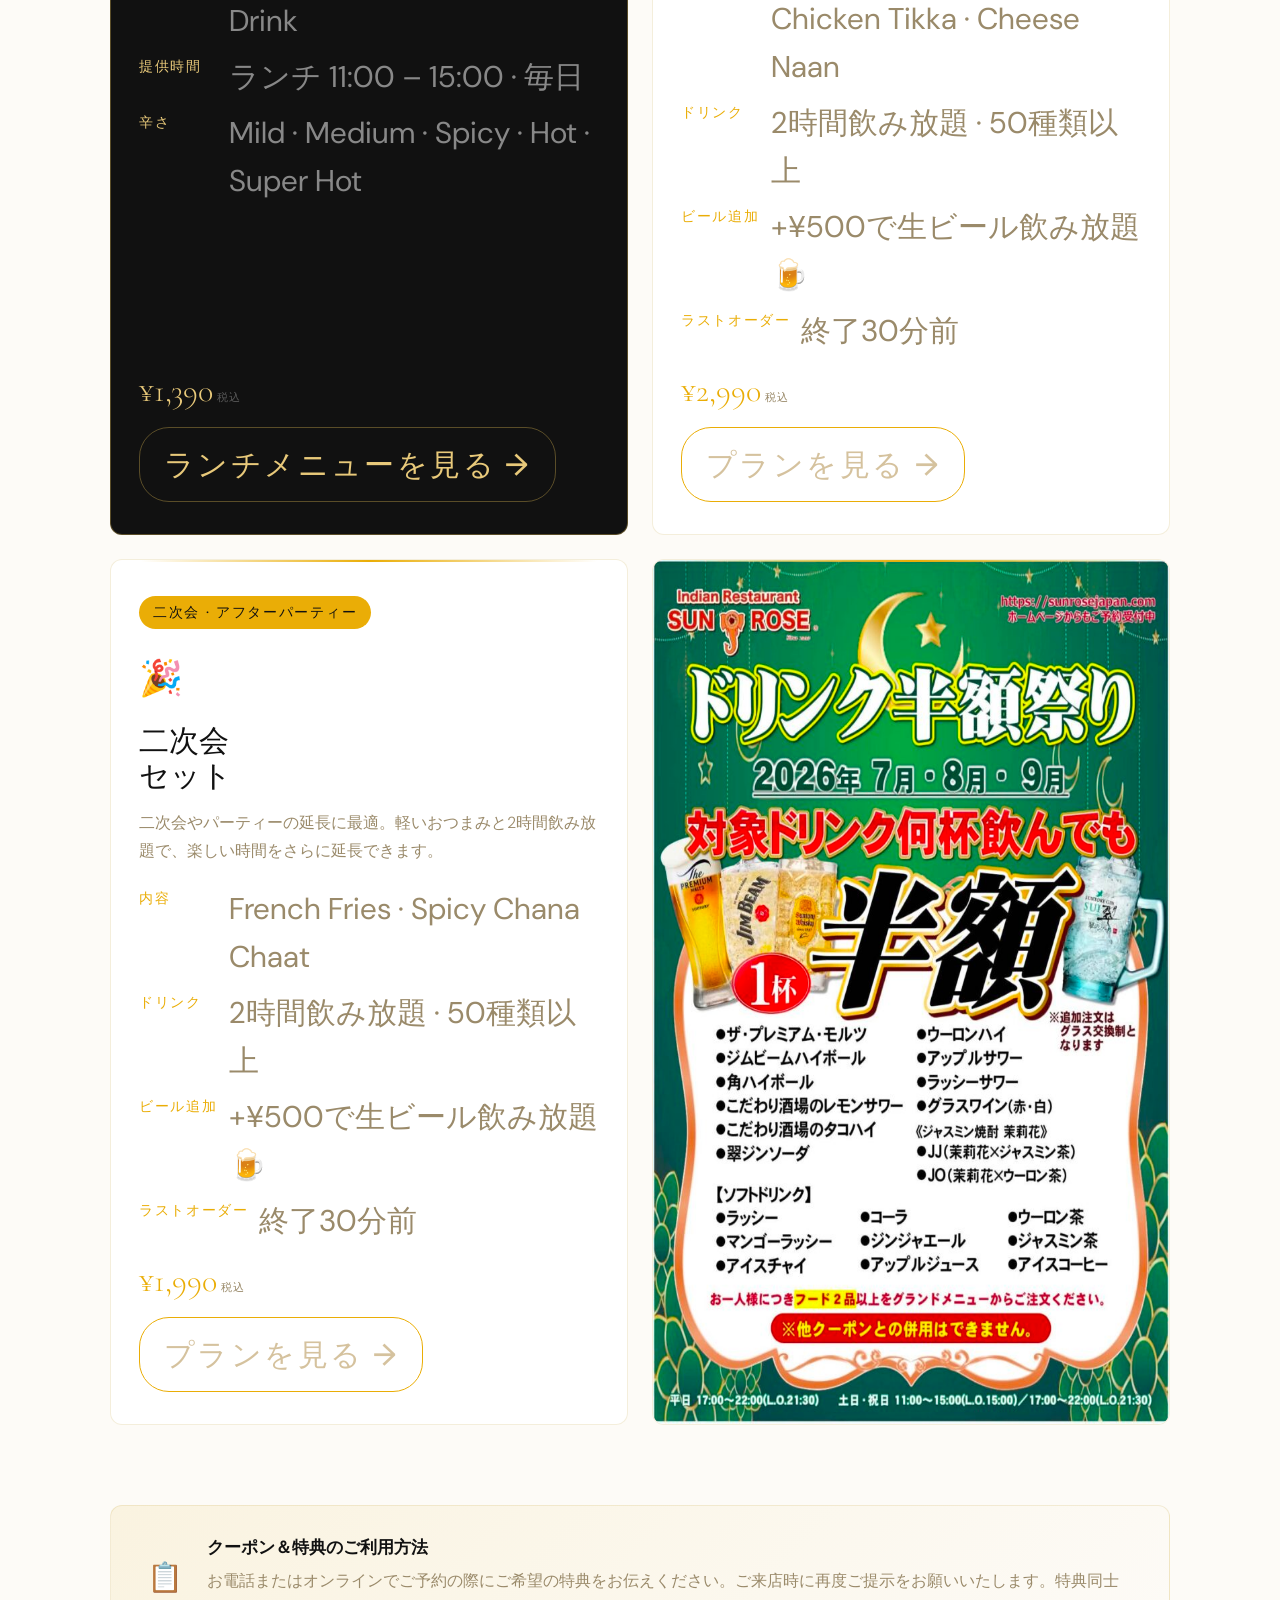
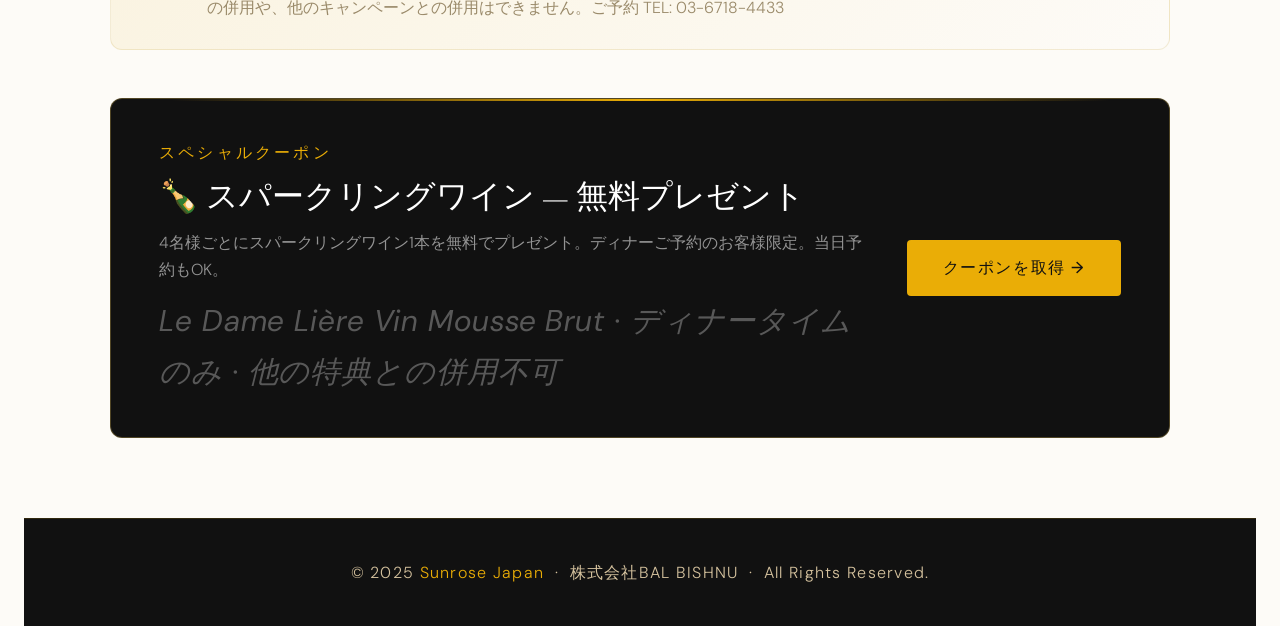
<file: special deals.html>
<!DOCTYPE html>
<html lang="ja">
<head>
  <meta charset="UTF-8">
  <meta name="viewport" content="width=device-width, initial-scale=1.0">
  <title>特典＆お得情報 — SUNROSE インドレストラン 品川</title>
  <link href="https://fonts.googleapis.com/css2?family=Cormorant+Garamond:ital,wght@0,300;0,400;0,600;1,300;1,400&family=DM+Sans:wght@300;400;500&display=swap" rel="stylesheet">
 <link rel="stylesheet" href="shared.css">
<link rel="stylesheet" href="new.css">
</head>
<body>

<!-- ═══════════════════════════ HOME BUTTON ═══════════════════════════ -->
<a href="index.html" class="home-btn">← SUNROSE</a>

<!-- ═══════════════════════════ HERO ═══════════════════════════ -->
<section class="menu-hero">
  <div class="hero-bg"></div>
  <div class="hero-grain"></div>
  <div class="hero-deco"></div>

  <div class="menu-hero-content">
    <div class="hero-eyebrow"
      data-ja="サンローズ・品川"
      data-en="Sunrose Japan · Shinagawa"
      data-hi="सनरोज़ जापान · शिनागावा"
      data-ko="선로즈 재팬 · 시나가와"
      data-es="Sunrose Japón · Shinagawa">
      サンローズ・品川
    </div>
    <h1>
      <span data-ja="特典" data-en="Offers" data-hi="ऑफर" data-ko="혜택" data-es="Ofertas">特典</span>
      <em data-ja="＆ お得情報" data-en="&amp; Deals" data-hi="और डील" data-ko="&amp; 딜" data-es="y Promociones">＆ お得情報</em>
    </h1>
    <p data-ja="限定プロモーション、おすすめセット、スペシャルプラン — あらゆるシーンに合わせてご用意しています。"
      data-en="Exclusive promotions, featured sets and special plans — crafted for every occasion."
      data-hi="विशेष प्रमोशन, फीचर्ड सेट और स्पेशल प्लान — हर अवसर के लिए तैयार।"
      data-ko="독점 프로모션, 추천 세트, 스페셜 플랜 — 모든 행사에 맞춰 준비했습니다."
      data-es="Promociones exclusivas, sets destacados y planes especiales — diseñados para cada ocasión.">
      限定プロモーション、おすすめセット、スペシャルプラン — あらゆるシーンに合わせてご用意しています。
    </p>
    <p style="font-size:14px;color:rgba(255,255,255,0.75);letter-spacing:0.08em;">
      <span data-ja="店内飲食 · テイクアウト · デリバリー · 年中無休"
        data-en="Dine-in · Takeout · Delivery · Open 365 days"
        data-hi="डाइन-इन · टेकआउट · डिलीवरी · 365 दिन खुला"
        data-ko="매장 식사 · 테이크아웃 · 배달 · 연중무휴"
        data-es="Comer aquí · Para llevar · Entrega · Abierto 365 días">
        店内飲食 · テイクアウト · デリバリー · 年中無休
      </span>
    </p>

    <div class="hero-badges">
      <div class="hero-badge"
        data-ja="🍱 ビリヤニランチセット"
        data-en="🍱 Biryani Lunch Set"
        data-hi="🍱 Biryani Lunch Set"
        data-ko="🍱 비리야니 런치 세트"
        data-es="🍱 Biryani Lunch Set">
        🍱 ビリヤニランチセット
      </div>
      <div class="hero-badge"
        data-ja="🍺 2時間飲み放題"
        data-en="🍺 2hr All-You-Can-Drink"
        data-hi="🍺 2hr All-You-Can-Drink"
        data-ko="🍺 2시간 무제한 음료"
        data-es="🍺 2hr Bebida Ilimitada">
        🍺 2時間飲み放題
      </div>
      <div class="hero-badge"
        data-ja="🎉 二次会セット"
        data-en="🎉 After-Party Set"
        data-hi="🎉 After-Party Set"
        data-ko="🎉 2차 세트"
        data-es="🎉 Set de After-Party">
        🎉 二次会セット
      </div>
    </div>

    <a href="#offers" class="menu-hero-btn"
      data-ja="すべての特典を見る"
      data-en="View All Offers"
      data-hi="सभी ऑफर देखें"
      data-ko="모든 혜택 보기"
      data-es="Ver Todas las Ofertas">
      すべての特典を見る
    </a>
  </div>
</section>


<!-- ═══════════════════════════ SECTION HEADER ═══════════════════════════ -->
<div class="section-header" id="offers">
  <div class="section-eyebrow"
    data-ja="おすすめ＆特典"
    data-en="Recommendations &amp; Offers"
    data-hi="सिफारिशें और ऑफर"
    data-ko="추천 및 혜택"
    data-es="Recomendaciones y Ofertas">
    おすすめ＆特典
  </div>
  <h2>
    <span data-ja="スペシャル" data-en="Special" data-hi="विशेष" data-ko="스페셜" data-es="Especial">スペシャル</span>
    <em data-ja="特典" data-en="Offers" data-hi="ऑफर" data-ko="혜택" data-es="Ofertas">特典</em>
  </h2>
  <p data-ja="限定クーポンからおすすめセットまで — サンローズでのお食事にぴったりのプランをお探しください。"
    data-en="From exclusive coupons to curated dining sets — find the perfect deal for your visit to SUNROSE."
    data-hi="विशेष कूपन से लेकर डाइनिंग सेट तक — सनरोज़ की यात्रा के लिए बेहतरीन डील खोजें।"
    data-ko="독점 쿠폰부터 추천 세트까지 — 선로즈 방문에 딱 맞는 혜택을 찾아보세요."
    data-es="Desde cupones exclusivos hasta sets curados — encuentre la oferta perfecta para su visita a SUNROSE.">
    限定クーポンからおすすめセットまで — サンローズでのお食事にぴったりのプランをお探しください。
  </p>
</div>
<div class="gold-divider"><div class="gold-divider-gem"></div></div>


<!-- ═══════════════════════════ OFFER CARDS ═══════════════════════════ -->
<div class="offers-grid">

  <!-- ── Biryani Lunch Set ── -->
  <div class="offer-card is-featured">
    <div class="offer-badge"
      data-ja="🌟 おすすめ · 新メニュー"
      data-en="🌟 Featured · New Lunch"
      data-hi="🌟 विशेष · नया लंच"
      data-ko="🌟 추천 · 신메뉴"
      data-es="🌟 Destacado · Nuevo Almuerzo">
      🌟 おすすめ · 新メニュー
    </div>
    <span class="offer-icon">🍱</span>
    <div class="offer-title"
      data-ja="ビリヤニ<br>ランチセット"
      data-en="Biryani<br>Lunch Set"
      data-hi="Biryani<br>Lunch Set"
      data-ko="비리야니<br>런치 세트"
      data-es="Biryani<br>Lunch Set">
      ビリヤニ<br>ランチセット
    </div>
    <p class="offer-desc"
      data-ja="乃木坂46 40thシングル「ビリヤニ」発売記念 🎶 — ランチタイムで登場！香り豊かなビリヤニをお楽しみください。"
      data-en="Featured by Nogizaka46 40th Single 'Biryani' 🎶 — now available at lunch! A vibrant, aromatic biryani experience with all the essentials."
      data-hi="Nogizaka46 40th Single 'Biryani' 🎶 द्वारा फीचर्ड — अब लंच में उपलब्ध! सभी आवश्यकताओं के साथ एक जीवंत बिरयानी अनुभव।"
      data-ko="Nogizaka46 40th 싱글 'Biryani' 🎶 피처드 — 런치에 등장! 모든 것이 갖춰진 비리야니 체험."
      data-es="Presentado por Nogizaka46 40th Single 'Biryani' 🎶 — ¡ahora disponible en almuerzo! Una experiencia vibrante de biryani.">
      乃木坂46 40thシングル「ビリヤニ」発売記念 🎶 — ランチタイムで登場！香り豊かなビリヤニをお楽しみください。
    </p>
    <div class="offer-includes">
      <div class="offer-include-row">
        <span class="offer-include-label" data-ja="内容" data-en="Includes" data-hi="शामिल" data-ko="포함" data-es="Incluye">内容</span>
        <span class="offer-include-value">Biryani · Mini Curry · Salad · Drink</span>
      </div>
      <div class="offer-include-row">
        <span class="offer-include-label" data-ja="提供時間" data-en="Available" data-hi="उपलब्ध" data-ko="이용 가능" data-es="Disponible">提供時間</span>
        <span class="offer-include-value" data-ja="ランチ 11:00 – 15:00 · 毎日" data-en="Lunch 11:00 – 15:00 · Daily" data-hi="Lunch 11:00 – 15:00 · Daily" data-ko="런치 11:00 – 15:00 · 매일" data-es="Almuerzo 11:00 – 15:00 · Diario">ランチ 11:00 – 15:00 · 毎日</span>
      </div>
      <div class="offer-include-row">
        <span class="offer-include-label" data-ja="辛さ" data-en="Spice" data-hi="मसाला" data-ko="매운맛" data-es="Picante">辛さ</span>
        <span class="offer-include-value">Mild · Medium · Spicy · Hot · Super Hot</span>
      </div>
    </div>
    <div class="offer-price">¥1,390<span>税込</span></div>
    <a href="lunch_menu.html" class="offer-btn"
      data-ja="ランチメニューを見る →"
      data-en="View Lunch Menu →"
      data-hi="लंच मेनू देखें →"
      data-ko="런치 메뉴 보기 →"
      data-es="Ver Menú de Almuerzo →">
      ランチメニューを見る →
    </a>
  </div>


  <!-- ── Choi Nomi Course ── -->
  <div class="offer-card">
    <div class="offer-badge"
      data-ja="2時間飲み放題"
      data-en="2hr All-You-Can-Drink"
      data-hi="2hr All-You-Can-Drink"
      data-ko="2시간 무제한 음료"
      data-es="2hr Bebida Ilimitada">
      2時間飲み放題
    </div>
    <span class="offer-icon">🍺</span>
    <div class="offer-title"
      data-ja="ちょい飲み<br>コース"
      data-en="Casual Drinks<br>Course"
      data-hi="Casual Drinks<br>Course"
      data-ko="가볍게 한잔<br>코스"
      data-es="Curso de Bebidas<br>Casual">
      ちょい飲み<br>コース
    </div>
    <p class="offer-desc"
      data-ja="友人との気軽な夜に最適。2時間飲み放題に軽いおつまみ付きで、楽しいひとときをお過ごしください。"
      data-en="Perfect for casual evening drinks with friends. 2 hours of all-you-can-drink with a selection of snacks to keep the night going."
      data-hi="दोस्तों के साथ शाम की ड्रिंक्स के लिए बिल्कुल सही। 2 घंटे की अनलिमिटेड ड्रिंक्स और स्नैक्स के साथ।"
      data-ko="친구들과의 가벼운 저녁 술자리에 딱! 2시간 무제한 음료와 안주가 함께합니다."
      data-es="Perfecto para una velada casual con amigos. 2 horas de bebida ilimitada con una selección de aperitivos.">
      友人との気軽な夜に最適。2時間飲み放題に軽いおつまみ付きで、楽しいひとときをお過ごしください。
    </p>
    <div class="offer-includes">
      <div class="offer-include-row">
        <span class="offer-include-label" data-ja="内容" data-en="Includes" data-hi="शामिल" data-ko="포함" data-es="Incluye">内容</span>
        <span class="offer-include-value">Salad · French Fries · Chicken Tikka · Cheese Naan</span>
      </div>
      <div class="offer-include-row">
        <span class="offer-include-label" data-ja="ドリンク" data-en="Drinks" data-hi="पेय" data-ko="음료" data-es="Bebidas">ドリンク</span>
        <span class="offer-include-value" data-ja="2時間飲み放題 · 50種類以上" data-en="2 hours all-you-can-drink · 50+ varieties" data-hi="2 hours all-you-can-drink · 50+ varieties" data-ko="2시간 무제한 음료 · 50종 이상" data-es="2 horas de bebida ilimitada · 50+ variedades">2時間飲み放題 · 50種類以上</span>
      </div>
      <div class="offer-include-row">
        <span class="offer-include-label" data-ja="ビール追加" data-en="Beer upgrade" data-hi="Beer upgrade" data-ko="맥주 업그레이드" data-es="Mejora de cerveza">ビール追加</span>
        <span class="offer-include-value" data-ja="+¥500で生ビール飲み放題 🍺" data-en="+¥500 for unlimited draft beer 🍺" data-hi="+¥500 for unlimited draft beer 🍺" data-ko="+¥500으로 생맥주 무제한 🍺" data-es="+¥500 por cerveza de barril ilimitada 🍺">+¥500で生ビール飲み放題 🍺</span>
      </div>
      <div class="offer-include-row">
        <span class="offer-include-label" data-ja="ラストオーダー" data-en="Last order" data-hi="Last order" data-ko="라스트 오더" data-es="Último pedido">ラストオーダー</span>
        <span class="offer-include-value" data-ja="終了30分前" data-en="30 min before end of session" data-hi="30 min before end of session" data-ko="종료 30분 전" data-es="30 min antes del final de la sesión">終了30分前</span>
      </div>
    </div>
    <div class="offer-price">¥2,990<span>税込</span></div>
    <a href="special.html" class="offer-btn"
      data-ja="プランを見る →"
      data-en="View Plan →"
      data-hi="प्लान देखें →"
      data-ko="플랜 보기 →"
      data-es="Ver Plan →">
      プランを見る →
    </a>
  </div>


  <!-- ── Nijikai Set ── -->
  <div class="offer-card">
    <div class="offer-badge"
      data-ja="二次会 · アフターパーティー"
      data-en="After-Party · 二次会"
      data-hi="After-Party · 二次会"
      data-ko="2차 · 애프터 파티"
      data-es="After-Party · 二次会">
      二次会 · アフターパーティー
    </div>
    <span class="offer-icon">🎉</span>
    <div class="offer-title"
      data-ja="二次会<br>セット"
      data-en="After-Party<br>Set"
      data-hi="After-Party<br>Set"
      data-ko="2차<br>세트"
      data-es="Set de<br>After-Party">
      二次会<br>セット
    </div>
    <p class="offer-desc"
      data-ja="二次会やパーティーの延長に最適。軽いおつまみと2時間飲み放題で、楽しい時間をさらに延長できます。"
      data-en="Ideal for after-parties and second rounds. Light snacks with 2 hours of all-you-can-drink — the perfect way to extend the celebration."
      data-hi="आफ्टर-पार्टी और दूसरे राउंड के लिए आदर्श। हल्के स्नैक्स और 2 घंटे की अनलिमिटेड ड्रिंक्स।"
      data-ko="2차와 애프터 파티에 이상적. 가벼운 안주와 2시간 무제한 음료로 즐거운 시간을 연장하세요."
      data-es="Ideal para after-parties. Aperitivos ligeros con 2 horas de bebida ilimitada — la manera perfecta de extender la celebración.">
      二次会やパーティーの延長に最適。軽いおつまみと2時間飲み放題で、楽しい時間をさらに延長できます。
    </p>
    <div class="offer-includes">
      <div class="offer-include-row">
        <span class="offer-include-label" data-ja="内容" data-en="Includes" data-hi="शामिल" data-ko="포함" data-es="Incluye">内容</span>
        <span class="offer-include-value">French Fries · Spicy Chana Chaat</span>
      </div>
      <div class="offer-include-row">
        <span class="offer-include-label" data-ja="ドリンク" data-en="Drinks" data-hi="पेय" data-ko="음료" data-es="Bebidas">ドリンク</span>
        <span class="offer-include-value" data-ja="2時間飲み放題 · 50種類以上" data-en="2 hours all-you-can-drink · 50+ varieties" data-hi="2 hours all-you-can-drink · 50+ varieties" data-ko="2시간 무제한 음료 · 50종 이상" data-es="2 horas de bebida ilimitada · 50+ variedades">2時間飲み放題 · 50種類以上</span>
      </div>
      <div class="offer-include-row">
        <span class="offer-include-label" data-ja="ビール追加" data-en="Beer upgrade" data-hi="Beer upgrade" data-ko="맥주 업그레이드" data-es="Mejora de cerveza">ビール追加</span>
        <span class="offer-include-value" data-ja="+¥500で生ビール飲み放題 🍺" data-en="+¥500 for unlimited draft beer 🍺" data-hi="+¥500 for unlimited draft beer 🍺" data-ko="+¥500으로 생맥주 무제한 🍺" data-es="+¥500 por cerveza de barril ilimitada 🍺">+¥500で生ビール飲み放題 🍺</span>
      </div>
      <div class="offer-include-row">
        <span class="offer-include-label" data-ja="ラストオーダー" data-en="Last order" data-hi="Last order" data-ko="라스트 오더" data-es="Último pedido">ラストオーダー</span>
        <span class="offer-include-value" data-ja="終了30分前" data-en="30 min before end of session" data-hi="30 min before end of session" data-ko="종료 30분 전" data-es="30 min antes del final de la sesión">終了30分前</span>
      </div>
    </div>
    <div class="offer-price">¥1,990<span>税込</span></div>
    <a href="special.html" class="offer-btn"
      data-ja="プランを見る →"
      data-en="View Plan →"
      data-hi="प्लान देखें →"
      data-ko="플랜 보기 →"
      data-es="Ver Plan →">
      プランを見る →
    </a>
  </div>


  <!-- ── Featured Image Card ── -->
  <div class="offer-card offer-image-card">
    <img src="cop1.jpeg" alt="Special Deal Image" class="offer-image">
  </div>

</div><!-- /offers-grid -->


<!-- ═══════════════════════════ INFO BANNER ═══════════════════════════ -->
<div class="info-banner">
  <div class="info-banner-inner">
    <div class="info-icon">📋</div>
    <div class="info-text">
      <strong data-ja="クーポン＆特典のご利用方法"
        data-en="How to Use Coupons &amp; Offers"
        data-hi="कूपन और ऑफर कैसे उपयोग करें"
        data-ko="쿠폰 및 혜택 이용 방법"
        data-es="Cómo Usar Cupones y Ofertas">
        クーポン＆特典のご利用方法
      </strong>
      <p data-ja="お電話またはオンラインでご予約の際にご希望の特典をお伝えください。ご来店時に再度ご提示をお願いいたします。特典同士の併用や、他のキャンペーンとの併用はできません。ご予約 TEL: 03-6718-4433"
        data-en="Mention your chosen offer when making a reservation by phone or online. Present it again upon arrival. Offers cannot be combined with each other or other ongoing promotions. For reservations TEL: 03-6718-4433"
        data-hi="फ़ोन या ऑनलाइन आरक्षण करते समय अपनी चुनी हुई पेशकश का उल्लेख करें। आगमन पर इसे फिर से प्रस्तुत करें। TEL: 03-6718-4433"
        data-ko="전화 또는 온라인 예약 시 원하시는 혜택을 말씀해 주세요. 도착 시 다시 제시해 주세요. 혜택은 서로 또는 다른 프로모션과 함께 사용할 수 없습니다. TEL: 03-6718-4433"
        data-es="Mencione su oferta elegida al hacer una reservación por teléfono o en línea. Preséntela nuevamente al llegar. TEL: 03-6718-4433">
        お電話またはオンラインでご予約の際にご希望の特典をお伝えください。ご来店時に再度ご提示をお願いいたします。特典同士の併用や、他のキャンペーンとの併用はできません。ご予約 TEL: 03-6718-4433
      </p>
    </div>
  </div>
</div>


<!-- ═══════════════════════════ SPARKLING WINE COUPON ═══════════════════════════ -->
<div class="bonus-banner">
  <div class="bonus-banner-inner">
    <div class="bonus-left">
      <span class="bonus-eyebrow"
        data-ja="スペシャルクーポン"
        data-en="Special Coupon"
        data-hi="विशेष कूपन"
        data-ko="스페셜 쿠폰"
        data-es="Cupón Especial">
        スペシャルクーポン
      </span>
      <div class="bonus-title"
        data-ja="🍾 スパークリングワイン — 無料プレゼント"
        data-en="🍾 Sparkling Wine — Complimentary"
        data-hi="🍾 Sparkling Wine — निःशुल्क"
        data-ko="🍾 스파클링 와인 — 무료 제공"
        data-es="🍾 Vino Espumoso — Cortesía">
        🍾 スパークリングワイン — 無料プレゼント
      </div>
      <p class="bonus-desc"
        data-ja="4名様ごとにスパークリングワイン1本を無料でプレゼント。ディナーご予約のお客様限定。当日予約もOK。"
        data-en="One bottle of sparkling wine for every 4 guests — complimentary with your dinner reservation. Same-day bookings accepted."
        data-hi="हर 4 मेहमानों के लिए स्पार्कलिंग वाइन की एक बोतल — डिनर आरक्षण के साथ निःशुल्क। उसी दिन की बुकिंग स्वीकार।"
        data-ko="4명당 스파클링 와인 1병 무료 제공 — 디너 예약 시 제공됩니다. 당일 예약 가능."
        data-es="Una botella de vino espumoso por cada 4 invitados — cortesía con su reservación de cena. Reservas del mismo día aceptadas.">
        4名様ごとにスパークリングワイン1本を無料でプレゼント。ディナーご予約のお客様限定。当日予約もOK。
      </p>
      <div class="bonus-fine"
        data-ja="Le Dame Lière Vin Mousse Brut · ディナータイムのみ · 他の特典との併用不可"
        data-en="Le Dame Lière Vin Mousse Brut · Dinner time only · Cannot combine with other offers"
        data-hi="Le Dame Lière Vin Mousse Brut · Dinner time only · Cannot combine with other offers"
        data-ko="Le Dame Lière Vin Mousse Brut · 디너 타임만 해당 · 다른 혜택과 함께 사용 불가"
        data-es="Le Dame Lière Vin Mousse Brut · Solo cena · No se puede combinar con otras ofertas">
        Le Dame Lière Vin Mousse Brut · ディナータイムのみ · 他の特典との併用不可
      </div>
    </div>
    <a href="coupon.html" class="bonus-btn"
      data-ja="クーポンを取得 →"
      data-en="Get Coupon →"
      data-hi="कूपन प्राप्त करें →"
      data-ko="쿠폰 받기 →"
      data-es="Obtener Cupón →">
      クーポンを取得 →
    </a>
  </div>
</div>


<!-- ═══════════════════════════ BACK TO TOP ═══════════════════════════ -->
<button id="backToTop" title="Back to top">
  <svg width="16" height="16" viewBox="0 0 24 24" fill="none" stroke="currentColor" stroke-width="2.5" stroke-linecap="round" stroke-linejoin="round">
    <polyline points="18 15 12 9 6 15"/>
  </svg>
</button>


<!-- ═══════════════════════════ FOOTER ═══════════════════════════ -->
<footer class="footer">
  <p>© 2025 <a href="index.html">Sunrose Japan</a> &nbsp;·&nbsp; 株式会社BAL BISHNU &nbsp;·&nbsp; All Rights Reserved.</p>
</footer>

<script>
  const btn = document.getElementById("backToTop");
  window.addEventListener("scroll", () => {
    btn.style.display = window.scrollY > 300 ? "flex" : "none";
  });
  btn.onclick = () => window.scrollTo({ top: 0, behavior: "smooth" });
</script>
<script src="lang.js"></script>

</body>
</html>
</file>
<file: info.css>
/* ===================== RESET & VARIABLES ===================== */
*, *::before, *::after { box-sizing: border-box; margin: 0; padding: 0; }

:root {
  --text-size: 20px; 
  --gold: #eaad06;
  --gold-light: #E8C97A;
  --gold-pale: #FAF3E0;
  --gold-dim: #d5c29e;
  --white: #FFFFFF;
  --off-white: #FDFBF7;
  --cream: #F5EDD6;
  --text-dark: #111111;
  --text-mid: #5A4A2A;
  --text-muted: #9A8A6A;
  --border: rgba(201, 168, 76, 0.2);
  --border-strong: rgba(201, 168, 76, 0.5);
  --serif: 'Cormorant Garamond', Georgia, serif;
  --sans: 'DM Sans', sans-serif;
  --max: 1000px;
  --radius: 4px;
  --radius-lg: 12px;
  --transition: 0.35s ease;
}

html { scroll-behavior: smooth; }

body {
  font-family: var(--sans);
  background: var(--off-white);
  color: var(--text-dark);
  font-size: 18px;
  line-height: 1.8;
  overflow-x: hidden;
  padding: 0 24px;
}

.header {
  display: flex;
  align-items: center;
  justify-content: space-between;
  padding: 18px 48px;
  background: rgba(26, 18, 8, 0.97);
  backdrop-filter: blur(12px);
  border-bottom: 1px solid rgba(201, 168, 76, 0.15);
  box-shadow: 0 1px 0 rgba(201,168,76,0.1);
}

.logo {
  font-family: var(--serif);
  font-size: 26px;
  font-weight: 600;
  letter-spacing: 4px;
  color: var(--white);
}
.logo span { color: var(--gold-light); }

.nav {
  display: flex;
  align-items: center;
  gap: 6px;
  list-style: none;
}

.nav a {
  font-size: 12px;
  font-weight: 500;
  letter-spacing: 0.5px;
  color: rgba(255,255,255,0.65);
  padding: 7px 16px;
  border-radius: 30px;
  border: 1px solid transparent;
  transition: all var(--transition);
}
.nav a:hover {
  color: var(--gold-light);
  border-color: rgba(234,173,6,0.3);
  background: rgba(234,173,6,0.06);
}
.nav .nav-cta {
  background: var(--gold);
  color: var(--text-dark) !important;
  border-color: var(--gold);
}
.nav .nav-cta:hover {
  background: var(--gold-light);
  border-color: var(--gold-light);
}

/* ===================== HERO BANNER ===================== */
.page-hero {
  position: relative;
  padding-top: 80px;
  min-height: 70vh;
  display: flex;
  align-items: center;
  justify-content: center;
  overflow: hidden;
  background: var(--text-dark);
  text-align: center;
}

.page-hero-bg {
  position: absolute; inset: 0;
  background:
    radial-gradient(ellipse 70% 60% at 50% 40%, rgba(234,173,6,0.12) 0%, transparent 70%),
    linear-gradient(160deg, #1A1208 0%, #2e1c06 60%, #1A1208 100%);
}

.page-hero-grain {
  position: absolute; inset: 0;
  background-image: url("data:image/svg+xml,%3Csvg viewBox='0 0 256 256' xmlns='http://www.w3.org/2000/svg'%3E%3Cfilter id='n'%3E%3CfeTurbulence type='fractalNoise' baseFrequency='0.9' numOctaves='4' stitchTiles='stitch'/%3E%3C/filter%3E%3Crect width='100%25' height='100%25' filter='url(%23n)' opacity='0.04'/%3E%3C/svg%3E");
  opacity: 0.5;
}

.page-hero-content {
  position: relative; z-index: 2;
  padding: 60px 24px;
  animation: fadeUp 0.9s ease both;
}

.page-hero-eyebrow {
  font-size: 11px; font-weight: 500;
  letter-spacing: 0.38em; text-transform: uppercase;
  color: var(--gold); margin-bottom: 20px;
  display: flex; align-items: center; justify-content: center; gap: 16px;
}
.page-hero-eyebrow::before, .page-hero-eyebrow::after {
  content: ''; width: 40px; height: 1px;
  background: var(--gold-dim); opacity: 0.55;
}

.page-hero-content h1 {
  font-family: var(--serif);
  font-size: clamp(2.4rem, 5vw, 4rem);
  font-weight: 300; color: var(--white); line-height: 1.1;
}
.page-hero-content h1 em { font-style: italic; color: var(--gold-light); }

.page-hero-content p {
  margin-top: 14px;
  font-size: 14px; font-weight: 300;
  color: var(--gold-dim); letter-spacing: 0.05em;
}

/* ===================== MAIN CONTENT ===================== */
.page-content {
  max-width: var(--max);
  margin: 0 auto;
  padding: 80px 40px 100px;
}

/* ===================== SECTION EYEBROW ===================== */
.section-eyebrow {
  font-size: 10.5px; font-weight: 500;
  letter-spacing: 0.38em; text-transform: uppercase;
  color: var(--gold); margin-bottom: 18px;
  display: flex; align-items: center; gap: 14px;
}
.section-eyebrow::after {
  content: ''; flex: 1; max-width: 60px; height: 1px; background: var(--gold-dim);
}

/* ===================== GOLD DIVIDER ===================== */
.gold-divider {
  display: flex; align-items: center; gap: 16px;
  margin: 48px 0;
}
.gold-divider::before, .gold-divider::after {
  content: ''; flex: 1; height: 1px;
  background: linear-gradient(to right, var(--gold-dim), transparent);
}
.gold-divider::after { background: linear-gradient(to left, var(--gold-dim), transparent); }
.gold-divider-gem {
  width: 6px; height: 6px; background: var(--gold);
  transform: rotate(45deg); border-radius: 1px; flex-shrink: 0;
}

/* ========================
   COMPANY PAGE
======================== */

/* ── Milestone banner ── */
.milestone-banner {
  background: var(--text-dark);
  border: 1px solid rgba(201,168,76,0.35);
  border-radius: var(--radius-lg);
  padding: 48px 40px;
  text-align: center;
  position: relative;
  overflow: hidden;
  margin-bottom: 64px;
  animation: fadeUp 0.7s ease both;
}

.milestone-banner::before {
  content: '';
  position: absolute; top: 0; left: 40px; right: 40px; height: 2px;
  background: linear-gradient(to right, transparent, var(--gold), transparent);
}

.milestone-confetti {
  font-size: 2rem;
  margin-bottom: 16px;
  display: block;
  letter-spacing: 8px;
}

.milestone-years {
  font-family: var(--serif);
  font-size: clamp(4rem, 10vw, 7rem);
  font-weight: 300;
  color: var(--gold-light);
  line-height: 1;
  margin-bottom: 8px;
}

.milestone-years span {
  font-size: clamp(1.4rem, 3vw, 2rem);
  color: var(--gold-dim);
  font-style: italic;
  display: block;
  margin-top: 4px;
}

.milestone-tagline {
  font-size: 14px; font-weight: 300;
  color: rgba(255,255,255,0.55);
  letter-spacing: 0.1em; margin-top: 16px;
}

.milestone-badge {
  display: inline-flex;
  align-items: center; gap: 8px;
  background: var(--gold);
  color: var(--text-dark);
  font-size: 11px; font-weight: 500;
  letter-spacing: 0.15em; text-transform: uppercase;
  padding: 8px 20px; border-radius: 30px;
  margin-top: 20px;
}

/* ── Story paragraphs ── */
.company-story {
  margin-bottom: 56px;
  animation: fadeUp 0.7s ease 0.1s both;
}

.company-story h2 {
  font-family: var(--serif);
  font-size: clamp(1.6rem, 3vw, 2.2rem);
  font-weight: 300; color: var(--text-dark);
  margin-bottom: 24px;
}
.company-story h2 em { font-style: italic; color: var(--gold); }

.company-story p {
  font-size: 18px; color: var(--text-mid);
  line-height: 1.9; margin-bottom: 16px;
}

/* ── Feature pills ── */
.company-features {
  display: flex; flex-wrap: wrap; gap: 10px;
  margin: 28px 0 40px;
}
.company-feature {
  display: flex; align-items: center; gap: 8px;
  background: var(--white);
  border: 1px solid var(--border);
  border-radius: 30px;
  padding: 8px 18px;
  font-size: 13px; color: var(--text-mid);
  font-weight: 400;
}
.company-feature::before {
  content: '';
  width: 6px; height: 6px;
  background: var(--gold); border-radius: 50%; flex-shrink: 0;
}

/* ── Stats row ── */
.company-stats {
  display: grid;
  grid-template-columns: repeat(4, 1fr);
  gap: 16px;
  margin-bottom: 56px;
  animation: fadeUp 0.7s ease 0.15s both;
}

.stat-card {
  background: var(--white);
  border: 1px solid var(--border);
  border-radius: var(--radius-lg);
  padding: 28px 20px;
  text-align: center;
  transition: transform var(--transition), box-shadow var(--transition), border-color var(--transition);
}
.stat-card:hover {
  transform: translateY(-4px);
  box-shadow: 0 12px 32px rgba(26,18,8,0.08);
  border-color: var(--border-strong);
}

.stat-number {
  font-family: var(--serif);
  font-size: clamp(1.8rem, 3vw, 2.6rem);
  font-weight: 300; color: var(--gold);
  line-height: 1; margin-bottom: 8px;
}
.stat-label {
  font-size: 11px; font-weight: 500;
  letter-spacing: 0.12em; text-transform: uppercase;
  color: var(--text-muted);
}

/* ── Company table ── */
.company-table {
  border: 1px solid var(--border);
  border-radius: var(--radius-lg);
  overflow: hidden;
  animation: fadeUp 0.7s ease 0.2s both;
}

.company-row {
  display: flex; gap: 0;
  border-bottom: 1px solid var(--border);
}
.company-row:last-child { border-bottom: none; }

.company-label {
  font-size: 11px; font-weight: 500;
  letter-spacing: 0.12em; text-transform: uppercase;
  color: var(--gold);
  background: var(--gold-pale);
  min-width: 180px; padding: 18px 24px;
  display: flex; align-items: center;
  border-right: 1px solid var(--border);
  flex-shrink: 0;
}

.company-value {
  font-size: 14px; 
  line-height: 1.7; padding: 18px 28px;
  background: var(--white);
  display: flex; align-items: center;
}

/* ========================
   PRIVACY PAGE
======================== */
.policy-intro {
  font-size: 23px; color: var(--text-mid);
  line-height: 1.9; margin-bottom: 48px;
  padding: 28px 32px;
  background: var(--white);
  border: 1px solid var(--border);
  border-radius: var(--radius-lg);
  border-left: 3px solid var(--gold);
  animation: fadeUp 0.6s ease both;
}

.policy-meta {
  display: flex; gap: 32px; flex-wrap: wrap;
  margin-bottom: 48px;
  animation: fadeUp 0.6s ease 0.05s both;
}
.policy-meta-item {
  display: flex; flex-direction: column; gap: 4px;
}
.policy-meta-label {
  font-size: 23px; font-weight: 500;
  letter-spacing: 0.15em; text-transform: uppercase;
  color: var(--gold);
}
.policy-meta-value {
  font-size: 18px; color: var(--text-mid); font-weight: 400;
}

.policy-section {
  margin-bottom: 40px;
  animation: fadeUp 0.6s ease both;
}
.policy-section:nth-child(1) { animation-delay: 0.05s; }
.policy-section:nth-child(2) { animation-delay: 0.10s; }
.policy-section:nth-child(3) { animation-delay: 0.15s; }
.policy-section:nth-child(4) { animation-delay: 0.20s; }
.policy-section:nth-child(5) { animation-delay: 0.25s; }
.policy-section:nth-child(6) { animation-delay: 0.30s; }

.policy-section h2 {
  font-family: var(--serif);
  font-size: 30px; font-weight: 700; 
  color: var(--gold); 
  color : var(rgb(248, 211, 0));


  text-transform: uppercase;
  letter-spacing: 0.04em;
  margin-bottom: 14px;
  display: flex; align-items: center; gap: 14px;
}
.policy-section h2::after {
  content: ''; flex: 1; height: 1px;
  background: var(--border);
}

.policy-number {
  display: inline-flex; align-items: center; justify-content: center;
  width: 28px; height: 28px;
  background: var(--gold-pale);
  border: 1px solid var(--border-strong);
  border-radius: 50%;
  font-family: var(--serif);
  font-size: 23px; color: var(--gold);
  flex-shrink: 0;
}

.policy-section p {
  font-size: 23px; color: var(--text-mid);
  line-height: 1.9;
}

.policy-contact-card {
  background: var(--text-dark);
  border: 1px solid rgba(201,168,76,0.3);
  border-radius: var(--radius-lg);
  padding: 36px 40px;
  position: relative; overflow: hidden;
  margin-top: 48px;
  animation: fadeUp 0.6s ease 0.3s both;
}
.policy-contact-card::before {
  content: '';
  position: absolute; top: 0; left: 40px; right: 40px; height: 2px;
  background: linear-gradient(to right, transparent, var(--gold), transparent);
}

.policy-contact-card h3 {
  font-family: var(--serif);
  font-size: 1.4rem; font-weight: 300;
  color: var(--white); margin-bottom: 20px;
}
.policy-contact-card h3 em { font-style: italic; color: var(--gold-light); }

.contact-row {
  display: flex; gap: 16px; margin-bottom: 12px; align-items: center;
}
.contact-icon { font-size: 1rem; width: 24px; text-align: center; }
.contact-text {
  font-size: 14px; color: rgba(255,255,255,0.65); font-weight: 300;
}
.contact-text a { color: var(--gold-light); }
.contact-text a:hover { color: var(--gold); }

/* ===================== FOOTER ===================== */
.footer {
  background: var(--text-dark); color: var(--gold-dim);
  text-align: center; padding: 32px 40px;
  font-size: 13px; letter-spacing: 0.08em; font-weight: 300;
  border-top: 1px solid rgba(234,173,6,0.15);
}
.footer a { color: var(--gold); }

/* ===================== BACK TO TOP ===================== */
#backToTop {
  position: fixed; bottom: 36px; right: 36px;
  width: 48px; height: 48px;
  background: var(--gold); color: var(--text-dark);
  border: none; border-radius: 50%; cursor: pointer;
  display: none; align-items: center; justify-content: center;
  box-shadow: 0 4px 24px rgba(234,173,6,0.45);
  transition: transform var(--transition), box-shadow var(--transition);
  z-index: 99;
}
#backToTop:hover { transform: translateY(-3px); }

/* ===================== ANIMATIONS ===================== */
@keyframes fadeUp {
  from { opacity: 0; transform: translateY(24px); }
  to   { opacity: 1; transform: translateY(0); }
}

/* ===================== RESPONSIVE ===================== */
@media (max-width: 768px) {
  .header { padding: 16px 24px; }
  .page-content { padding: 60px 20px 80px; }
  .company-stats { grid-template-columns: repeat(2, 1fr); }
  .company-label { min-width: 120px; font-size: 10px; padding: 14px 16px; }
  .company-value { padding: 14px 18px; font-size: 13px; }
  .milestone-banner { padding: 36px 20px; }
  .policy-contact-card { padding: 28px 20px; }
  .policy-section h2 { font-size: 22px; }
  .policy-section p { font-size: 18px; }
  .policy-number { width: 24px; height: 24px; font-size: 18px; }
  .nav { display: none; }
  body { font-size: 16px; padding: 0 !important; }
}

@media (max-width: 480px) {
  body { font-size: 14px; padding: 0 !important; }
  .header { padding: 14px 16px; }
  .page-content { padding: 40px 16px 60px; }
  .page-hero-content { padding: 40px 16px; }
  .company-stats { grid-template-columns: repeat(2, 1fr); }
  .company-row { flex-direction: column; }
  .company-label { min-width: unset; border-right: none; border-bottom: 1px solid var(--border); }
  .milestone-banner { padding: 24px 16px; }
  .policy-contact-card { padding: 20px 16px; }
  .policy-meta { gap: 12px; flex-direction: column; }
  .policy-section h2 { font-size: 18px; }
  .policy-section p { font-size: 16px; }
  .policy-number { width: 22px; height: 22px; font-size: 16px; }
  .policy-intro { font-size: 13px; }
}
</file>
<file: shared.css>
:root {
  --serif: 'Cormorant Garamond', Georgia, serif;
  --sans: 'DM Sans', sans-serif;
}

/* ===================== HOME BUTTON ===================== */
.home-btn
{
  position: fixed;
  top: 20px;
  left: 24px;
  z-index: 9999;
  display: inline-flex;
  align-items: center;
  gap: 8px;
  background: rgba(26,18,8,0.85);
  backdrop-filter: blur(10px);
  border: 1px solid rgba(201,168,76,0.3);
  color: #E8C97A;
  font-family: var(--sans);
   font-size: 30px; 
  font-weight: 500;
  letter-spacing: 0.12em;
  text-transform: uppercase;
  padding: 10px 20px;
  border-radius: 30px;
  text-decoration: none;
  transition: all 0.35s ease;
}

.home-btn:hover
{
  background: #eaad06;
  color: #1A1208;
  border-color: #eaad06;
  transform: translateY(-2px);
}


/* ====== HOME BUTTON ====== */
.home-btn
{
  position: fixed;
  top: 20px;
  left: 24px;
  z-index: 9999;
  display: inline-flex;
  align-items: center;
  gap: 8px;
  background: rgba(26,18,8,0.85);
  backdrop-filter: blur(10px);
  border: 1px solid rgba(201,168,76,0.3);
  color: #E8C97A;
  font-family: 'DM Sans', sans-serif;
  font-size: 12px;
  font-weight: 500;
  letter-spacing: 0.12em;
  text-transform: uppercase;
  padding: 10px 20px;
  border-radius: 30px;
  text-decoration: none;
  transition: all 0.35s ease;
}

.home-btn:hover
{
  background: #eaad06;
  color: #1A1208;
  border-color: #eaad06;
  transform: translateY(-2px);
}

/* Hide on pages that have their own navbar */
.has-navbar .home-btn
{
  display: none;
}


/* ====== TRANSLATE IN NAV ====== */
#google_translate_element
{
  display: flex;
  align-items: center;
  list-style: none;
}

.goog-te-gadget-simple
{
  background: transparent !important;
  border: 1px solid rgba(201,168,76,0.4) !important;
  border-radius: 30px !important;
  padding: 7px 14px !important;
  font-family: var(--sans) !important;
  font-size: 12px !important;
}

.goog-te-gadget-simple span,
.goog-te-gadget-simple .goog-te-menu-value span
{
  color: rgba(255,255,255,0.88) !important;
  font-weight: 500 !important;
  letter-spacing: 0.05em !important;
}

.header.scrolled .goog-te-gadget-simple span,
.header.scrolled .goog-te-gadget-simple .goog-te-menu-value span
{
  color: var(--text-mid) !important;
}

.goog-te-gadget-simple img
{
  display: none !important;
}

.goog-te-banner-frame
{
  display: none !important;
}

body
{
  font-size: 18px;
  padding: 0 24px;
  top: 0 !important;
}
</file>
<file: coupon.css>
/* ===================== RESET & VARIABLES ===================== */
*, *::before, *::after { box-sizing: border-box; margin: 0; padding: 0; }

:root {
  --gold: #eaad06;
  --gold-light: #E8C97A;
  --gold-pale: #FAF3E0;
  --gold-dim: #d5c29e;
  --white: #FFFFFF;
  --off-white: #FDFBF7;
  --cream: #F5EDD6;
  --text-dark: #111111;
  --text-mid: #5A4A2A;
  --text-muted: #9A8A6A;
  --border: rgba(201, 168, 76, 0.2);
  --border-strong: rgba(201, 168, 76, 0.5);
  --serif: 'Cormorant Garamond', Georgia, serif;
  --sans: 'DM Sans', sans-serif;
  --max: 1140px;
  --radius: 4px;
  --radius-lg: 12px;
  --transition: 0.35s ease;
  --text-size: 20px; 
}

html { scroll-behavior: smooth; }

body {
  font-family: var(--sans);
  background: var(--off-white);
  color: var(--text-dark);
  font-size: 25px;
  line-height: 1.7;
  overflow-x: hidden;
  padding: 0 6rem;
}

a { text-decoration: none; color: inherit; }

/* ===================== HERO ===================== */
.hero {
  position: relative;
  min-height: 90vh;
  display: flex;
  align-items: center;
  justify-content: center;
  overflow: hidden;
  background: var(--text-dark);
}

.hero-bg {
  position: absolute; inset: 0;
  background:
    radial-gradient(ellipse 80% 60% at 50% 30%, rgba(234,173,6,0.14) 0%, transparent 70%),
    radial-gradient(ellipse 50% 40% at 80% 80%, rgba(234,173,6,0.07) 0%, transparent 60%),
    linear-gradient(160deg, #1A1208 0%, #2e1c06 50%, #1A1208 100%);
}

/* Video bg */
.hero-video {
  position: absolute; inset: 0;
  width: 100%; height: 100%;
  object-fit: cover;
  opacity: 0.18;
  z-index: 0;
}

.hero-grain {
  position: absolute; inset: 0; z-index: 1;
  background-image: url("data:image/svg+xml,%3Csvg viewBox='0 0 256 256' xmlns='http://www.w3.org/2000/svg'%3E%3Cfilter id='n'%3E%3CfeTurbulence type='fractalNoise' baseFrequency='0.9' numOctaves='4' stitchTiles='stitch'/%3E%3C/filter%3E%3Crect width='100%25' height='100%25' filter='url(%23n)' opacity='0.04'/%3E%3C/svg%3E");
  opacity: 0.5;
}

.hero-deco { position: absolute; inset: 0; z-index: 1; pointer-events: none; }
.hero-deco::before {
  content: '';
  position: absolute; top: 50%; left: 50%;
  transform: translate(-50%, -50%);
  width: 680px; height: 680px;
  border: 1px solid rgba(234,173,6,0.07);
  border-radius: 50%;
}
.hero-deco::after {
  content: '';
  position: absolute; top: 50%; left: 50%;
  transform: translate(-50%, -50%);
  width: 460px; height: 460px;
  border: 1px solid rgba(234,173,6,0.11);
  border-radius: 50%;
}

.hero-content {
  position: relative; z-index: 2;
  text-align: center;
  padding: 80px 24px;
  animation: fadeUp 1s ease both;
  max-width: 700px;
}

.hero-eyebrow {
  font-size: 11px; font-weight: 500;
  letter-spacing: 0.38em; text-transform: uppercase;
  color: var(--gold); margin-bottom: 24px;
  display: flex; align-items: center; justify-content: center; gap: 16px;
}
.hero-eyebrow::before, .hero-eyebrow::after {
  content: ''; width: 44px; height: 1px;
  background: var(--gold-dim); opacity: 0.55;
}

.hero-content h1 {
  font-family: var(--serif);
  font-size: clamp(2.8rem, 6vw, 5rem);
  font-weight: 300; color: var(--white);
  line-height: 1.1; margin-bottom: 18px;
}
.hero-content h1 em { font-style: italic; color: var(--gold-light); }

.hero-content p {
  font-size: 30px; font-weight: 300;
  color: var(--gold-dim); letter-spacing: 0.05em;
  margin-bottom: 36px;
}

.hero-highlight {
  display: inline-flex; align-items: center; gap: 10px;
  background: rgba(234,173,6,0.08);
  border: 1px solid rgba(234,173,6,0.28);
  border-radius: 40px; padding: 10px 28px;
  font-size: 13px; color: var(--gold-light);
  font-weight: 400; letter-spacing: 0.08em;
  margin-bottom: 44px;
}

.hero-btn {
  display: inline-block;
  padding: 14px 42px;
  background: var(--gold); color: var(--text-dark);
  font-family: var(--sans); font-size: 13px;
  font-weight: 500; letter-spacing: 0.15em; text-transform: uppercase;
  border-radius: var(--radius);
  transition: background var(--transition), transform var(--transition), box-shadow var(--transition);
}
.hero-btn:hover {
  background: var(--gold-light);
  transform: translateY(-2px);
  box-shadow: 0 8px 32px rgba(234,173,6,0.28);
}

/* ===================== SECTION HEADER ===================== */
.section-header {
  text-align: center;
  padding: 80px 40px 56px;
  max-width: var(--max); margin: 0 auto;
}

.section-eyebrow {
  font-size: 10.5px; font-weight: 500;
  letter-spacing: 0.38em; text-transform: uppercase;
  color: var(--gold); margin-bottom: 18px;
  display: flex; align-items: center; justify-content: center; gap: 14px;
}
.section-eyebrow::before, .section-eyebrow::after {
  content: ''; width: 32px; height: 1px; background: var(--gold-dim);
}

.section-header h2 {
  font-family: var(--serif);
  font-size: clamp(2rem, 4vw, 3.2rem);
  font-weight: 400; color: var(--text-dark); margin-bottom: 14px;
}
.section-header h2 em { font-style: italic; color: var(--gold); }
.section-header p {
  font-size: 14px; color: var(--text-muted);
  font-weight: 300; max-width: 480px; margin: 0 auto;
}

/* ===================== GOLD DIVIDER ===================== */
.gold-divider {
  display: flex; align-items: center; justify-content: center;
  gap: 16px; margin: 0 auto 64px; max-width: 300px;
}
.gold-divider::before, .gold-divider::after {
  content: ''; flex: 1; height: 1px;
  background: linear-gradient(to right, transparent, var(--gold-dim));
}
.gold-divider::after { background: linear-gradient(to left, transparent, var(--gold-dim)); }
.gold-divider-gem {
  width: 6px; height: 6px; background: var(--gold);
  transform: rotate(45deg); border-radius: 1px;
}

/* ===================== COUPON GRID ===================== */
.coupon-section {
  max-width: var(--max);
  margin: 0 auto;
  padding: 0 40px 100px;
  display: grid;
  grid-template-columns: 1fr 1fr;
  gap: 32px;
}

/* ===================== COUPON CARD ===================== */
.coupon-card {
  background: var(--white);
  border: 1px solid var(--border);
  border-radius: var(--radius-lg);
  padding: 48px 40px 40px;
  position: relative;
  overflow: hidden;
  transition: transform var(--transition), box-shadow var(--transition), border-color var(--transition);
  animation: fadeUp 0.6s ease both;
}

.coupon-card::before {
  content: '';
  position: absolute;
  top: 0; left: 40px; right: 40px;
  height: 2px;
  background: linear-gradient(to right, transparent, var(--gold), transparent);
}

.coupon-card:hover {
  transform: translateY(-6px);
  box-shadow: 0 24px 60px rgba(26,18,8,0.1), 0 0 0 1px var(--border-strong);
  border-color: var(--border-strong);
}

/* Highlight card — 10% off */
.coupon-card.highlight {
  background: var(--text-dark);
  border-color: rgba(201,168,76,0.4);
}
.coupon-card.highlight::before {
  background: linear-gradient(to right, transparent, var(--gold-light), transparent);
}
.coupon-card.highlight:hover {
  box-shadow: 0 24px 60px rgba(234,173,6,0.15), 0 0 0 1px var(--gold);
  border-color: var(--gold);
}

/* ── Badge ── */
.coupon-badge {
  position: absolute;
  top: 24px; right: 28px;
  font-size: 10px; font-weight: 500;
  letter-spacing: 0.14em; text-transform: uppercase;
  background: var(--gold); color: var(--text-dark);
  padding: 5px 14px; border-radius: 20px;
}
.coupon-card.highlight .coupon-badge {
  background: transparent;
  border: 1px solid var(--gold-light);
  color: var(--gold-light);
}

/* ── Icon ── */
.coupon-icon {
  font-size: 2.4rem; margin-bottom: 20px; display: block;
}

/* ── Title ── */
.coupon-card h2 {
  font-family: var(--serif);
  font-size: clamp(1.6rem, 2.5vw, 2.2rem);
  font-weight: 300; color: var(--text-dark);
  margin-bottom: 6px; line-height: 1.2;
}
.coupon-card.highlight h2 { color: var(--white); }

/* ── Offer line ── */
.coupon-offer {
  font-family: var(--serif);
  font-size: clamp(1rem, 1.5vw, 1.15rem);
  color: var(--text-mid); font-weight: 300;
  line-height: 1.6; margin-bottom: 28px;
}
.coupon-card.highlight .coupon-offer { color: var(--gold-dim); }

.coupon-offer strong { color: var(--gold); font-weight: 600; }
.coupon-card.highlight .coupon-offer strong { color: var(--gold-light); }

/* ── Divider ── */
.coupon-divider {
  height: 1px;
  background: var(--border);
  margin-bottom: 24px;
}
.coupon-card.highlight .coupon-divider {
  background: rgba(201,168,76,0.2);
}

/* ── Details ── */
.coupon-details {
  display: flex; flex-direction: column; gap: 14px;
}

.coupon-detail-row {
  display: flex; gap: 14px; align-items: flex-start;
}

.coupon-detail-label {
  font-size: 14px; font-weight: 500;
  letter-spacing: 0.14em; text-transform: uppercase;
  color: var(--gold); min-width: 100px; padding-top: 2px;
  flex-shrink: 0;
}
.coupon-card.highlight .coupon-detail-label { color: var(--gold-light); }

.coupon-detail-value {
  font-size: 16px; color: var(--text-muted);
  font-weight: 300; line-height: 1.7;
}
.coupon-card.highlight .coupon-detail-value { color: rgba(255,255,255,0.5); }

/* ── Fine print ── */
.coupon-fine {
  margin-top: 20px; padding-top: 16px;
  border-top: 1px solid var(--border);
  font-size: 14px; color: var(--text-muted);
  font-weight: 300; letter-spacing: 0.03em; line-height: 1.7;
  font-style: italic;
}
.coupon-card.highlight .coupon-fine {
  border-color: rgba(201,168,76,0.15);
  color: rgba(255,255,255,0.3);
}

/* ── CTA Button ── */
.coupon-cta {
  display: inline-block; margin-top: 28px;
  padding: 11px 28px;
  border: 1px solid var(--gold);
  border-radius: 30px;
  font-size: 14px; font-weight: 500;
  letter-spacing: 0.1em; text-transform: uppercase;
  color: var(--gold-dim);
  transition: all var(--transition);
}
.coupon-cta:hover {
  background: var(--gold); color: var(--white); border-color: var(--gold);
}
.coupon-card.highlight .coupon-cta {
  border-color: rgba(201,168,76,0.4); color: var(--gold-light);
}
.coupon-card.highlight .coupon-cta:hover {
  background: var(--gold); color: var(--text-dark); border-color: var(--gold);
}

/* ===================== INFO BANNER ===================== */
.info-banner {
  max-width: var(--max); margin: 0 auto 80px; padding: 0 40px;
}
.info-banner-inner {
  border: 1px solid var(--border);
  border-radius: var(--radius-lg);
  background: linear-gradient(135deg, var(--gold-pale), var(--off-white));
  padding: 28px 36px;
  display: flex; align-items: center; gap: 24px; flex-wrap: wrap;
}
.info-icon { font-size: 1.8rem; }
.info-text { flex: 1; min-width: 200px; }
.info-text strong {
  display: block; font-family: var(--serif);
  font-size: 1.05rem; color: var(--text-dark); margin-bottom: 4px;
}
.info-text p { font-size: 14px; color: var(--text-muted); font-weight: 300; }

/* ===================== BACK TO TOP ===================== */
#backToTop {
  position: fixed; bottom: 36px; right: 36px;
  width: 48px; height: 48px;
  background: var(--gold); color: var(--text-dark);
  border: none; border-radius: 50%; cursor: pointer;
  display: none; align-items: center; justify-content: center;
  box-shadow: 0 4px 24px rgba(234,173,6,0.45);
  transition: transform var(--transition), box-shadow var(--transition);
  z-index: 99;
}
#backToTop:hover { transform: translateY(-3px); box-shadow: 0 8px 32px rgba(234,173,6,0.55); }

/* ===================== FOOTER ===================== */
.footer {
  background: var(--text-dark); color: var(--gold-dim);
  text-align: center; padding: 40px;
  font-size: 16px; letter-spacing: 0.08em; font-weight: 300;
  border-top: 1px solid rgba(234,173,6,0.15);
}
.footer a { color: var(--gold); }

/* ===================== ANIMATIONS ===================== */
@keyframes fadeUp {
  from { opacity: 0; transform: translateY(24px); }
  to   { opacity: 1; transform: translateY(0); }
}
.coupon-card:nth-child(1) { animation-delay: 0.1s; }
.coupon-card:nth-child(2) { animation-delay: 0.2s; }

/* ===================== RESPONSIVE ===================== */
@media (max-width: 768px) {
  html body {
         padding-left: 20px!important;
        padding-right: 20px!important;
        font-size: 16px !important;
    }
  .coupon-section { grid-template-columns: 1fr; padding: 0 24px 80px; }
  .section-header { padding: 60px 24px 40px; }
  .info-banner { padding: 0 24px; }
  .hero-deco::before { width: 320px; height: 320px; }
  .hero-deco::after  { width: 220px; height: 220px; }
}
</file>
<file: course.css>
/* ===================== RESET & VARIABLES ===================== */
*, *::before, *::after
{
  box-sizing: border-box;
  margin: 0;
  padding: 0;
}

:root
{
  --gold: #eaad06;
  --gold-light: #E8C97A;
  --gold-pale: #FAF3E0;
  --gold-dim: #d5c29e;
  --white: #FFFFFF;
  --off-white: #FDFBF7;
  --cream: #F5EDD6;
  --text-dark: #111111;
  --text-mid: #5A4A2A;
  --text-muted: #9A8A6A;
  --border: rgba(201, 168, 76, 0.2);
  --border-strong: rgba(201, 168, 76, 0.5);
  --serif: 'Cormorant Garamond', Georgia, serif;
  --sans: 'DM Sans', sans-serif;
  --max: 1140px;
  --radius: 4px;
  --radius-lg: 12px;
  --transition: 0.35s ease;
    --text-size: 25px; 
}

html
{
  scroll-behavior: smooth;
}

body
{
  font-family: var(--sans);
  background: var(--off-white);
  color: var(--text-dark);
  font-size: 25px;
  line-height: 1.7;
  overflow-x: hidden;
  padding: 0 6rem;
}

a
{
  text-decoration: none;
  color: inherit;
}

img
{
  width: 100%;
  display: block;
}


/* ====== HERO ====== */
.menu-hero
{
  position: relative;
  min-height: 90vh;
  display: flex;
  align-items: center;
  justify-content: center;
  overflow: hidden;
  background: var(--text-dark);
}

.hero-bg
{
  position: absolute;
  inset: 0;
  background:
    radial-gradient(ellipse 80% 60% at 50% 30%, rgba(234,173,6,0.14) 0%, transparent 70%),
    radial-gradient(ellipse 50% 40% at 80% 80%, rgba(234,173,6,0.07) 0%, transparent 60%),
    linear-gradient(160deg, #1A1208 0%, #2e1c06 50%, #1A1208 100%);
}

.hero-grain
{
  position: absolute;
  inset: 0;
  background-image: url("data:image/svg+xml,%3Csvg viewBox='0 0 256 256' xmlns='http://www.w3.org/2000/svg'%3E%3Cfilter id='n'%3E%3CfeTurbulence type='fractalNoise' baseFrequency='0.9' numOctaves='4' stitchTiles='stitch'/%3E%3C/filter%3E%3Crect width='100%25' height='100%25' filter='url(%23n)' opacity='0.04'/%3E%3C/svg%3E");
  opacity: 0.5;
}

.hero-deco
{
  position: absolute;
  inset: 0;
  pointer-events: none;
}

.hero-deco::before
{
  content: '';
  position: absolute;
  top: 50%;
  left: 50%;
  transform: translate(-50%, -50%);
  width: 700px;
  height: 700px;
  border: 1px solid rgba(234,173,6,0.07);
  border-radius: 50%;
}

.hero-deco::after
{
  content: '';
  position: absolute;
  top: 50%;
  left: 50%;
  transform: translate(-50%, -50%);
  width: 480px;
  height: 480px;
  border: 1px solid rgba(234,173,6,0.11);
  border-radius: 50%;
}

.menu-hero-content
{
  position: relative;
  z-index: 2;
  text-align: center;
  padding: 80px 24px;
  animation: fadeUp 1s ease both;
  height: 700px;
 
}

.hero-eyebrow
{
  font-size: 11px;
  font-weight: 500;
  letter-spacing: 0.38em;
  text-transform: uppercase;
  color: var(--gold);
  margin-bottom: 24px;
  display: flex;
  align-items: center;
  justify-content: center;
  gap: 16px;
}

.hero-eyebrow::before,
.hero-eyebrow::after
{
  content: '';
  width: 44px;
  height: 1px;
  background: var(--gold-dim);
  opacity: 0.55;
}

.menu-hero-content h1
{
  font-family: var(--serif);
  font-size: clamp(2.8rem, 6vw, 5rem);
  font-weight: 300;
  color: var(--white);
  line-height: 1.1;
  margin-bottom: 18px;
}

.menu-hero-content h1 em
{
  font-style: italic;
  color: var(--gold-light);
}

.menu-hero-content p
{
  font-size: 30px;
  font-weight: 300;
  color: var(--gold-dim);
  letter-spacing: 0.04em;
  max-width: 500px;
  margin: 0 auto 16px;
}

.hero-badges
{
  display: flex;
  justify-content: center;
  flex-wrap: wrap;
  gap: 12px;
  margin: 28px 0 40px;
  height: 20px;
}

.hero-badge
{
  display: inline-flex;
  align-items: center;
  gap: 8px;
  background: rgba(234,173,6,0.08);
  border: 1px solid rgba(234,173,6,0.28);
  border-radius: 40px;
  padding: 8px 20px;
  font-size: 12px;
  color: var(--gold-light);
  font-weight: 400;
  letter-spacing: 0.06em;
}

.menu-hero-btn
{
  margin-top: 50px;
  display: inline-block;
  padding: 14px 42px;
  background: var(--gold);
  color: var(--text-dark);
  font-family: var(--sans);
  font-size: 13px;
  font-weight: 500;
  letter-spacing: 0.15em;
  text-transform: uppercase;
  border-radius: var(--radius);
  transition: background var(--transition), transform var(--transition), box-shadow var(--transition);
}

.menu-hero-btn:hover
{
  background: var(--gold-light);
  transform: translateY(-2px);
  box-shadow: 0 8px 32px rgba(234,173,6,0.28);
}


/* ====== STICKY NAV ====== */
.menu-nav
{
  position: sticky;
  top: 0;
  z-index: 200;
  background: rgba(26,18,8,0.97);
  backdrop-filter: blur(12px);
  border-bottom: 1px solid rgba(201,168,76,0.15);
  display: flex;
  justify-content: center;
  flex-wrap: wrap;
  gap: 4px;
  padding: 14px 4px;
  

}



.menu-nav a
{
  font-size: 11px;
  font-weight: 500;
  letter-spacing: 0.12em;
  text-transform: uppercase;
  color: rgba(255,255,255,0.55);
  padding: 8px 18px;
  border-radius: 30px;
  border: 1px solid transparent;
  transition: all var(--transition);
  background-color: #eaad06;
   color: #111111;
}

.menu-nav a:hover
{
  color: var(--gold-light);
  border-color: rgba(234,173,6,0.3);
  background: rgba(234,173,6,0.06);
}


/* ====== SECTION HEADER ====== */
.section-header
{
  text-align: center;
  padding: 80px 40px 56px;
  max-width: var(--max);
  margin: 0 auto;
}

.section-eyebrow
{
  font-size: 10.5px;
  font-weight: 500;
  letter-spacing: 0.38em;
  text-transform: uppercase;
  color: var(--gold);
  margin-bottom: 18px;
  display: flex;
  align-items: center;
  justify-content: center;
  gap: 14px;
}

.section-eyebrow::before,
.section-eyebrow::after
{
  content: '';
  width: 32px;
  height: 1px;
  background: var(--gold-dim);
}

.section-header h2
{
  font-family: var(--serif);
  font-size: clamp(2rem, 4vw, 3.2rem);
  font-weight: 400;
  color: var(--text-dark);
  margin-bottom: 14px;
}

.section-header h2 em
{
  font-style: italic;
  color: var(--gold);
}

.section-header p
{
  font-size: 30px;
  color: var(--text-muted);
  font-weight: 300;
  max-width: 560px;
  margin: 0 auto;
}


/* ====== GOLD DIVIDER ====== */
.gold-divider
{
  display: flex;
  align-items: center;
  justify-content: center;
  gap: 16px;
  margin: 0 auto 64px;
  max-width: 300px;
}

.gold-divider::before,
.gold-divider::after
{
  content: '';
  flex: 1;
  height: 1px;
  background: linear-gradient(to right, transparent, var(--gold-dim));
}

.gold-divider::after
{
  background: linear-gradient(to left, transparent, var(--gold-dim));
}

.gold-divider-gem
{
  width: 6px;
  height: 6px;
  background: var(--gold);
  transform: rotate(45deg);
  border-radius: 1px;
}


/* ====== NOTICE BANNER ====== */
.notice-banner
{
  max-width: var(--max);
  margin: 0 auto 56px;
  padding: 0 40px;
}

.notice-banner-inner
{
  border: 1px solid var(--border);
  border-radius: var(--radius-lg);
  background: linear-gradient(135deg, var(--gold-pale), var(--off-white));
  padding: 24px 36px;
  display: flex;
  align-items: center;
  gap: 20px;
  flex-wrap: wrap;
}

.notice-icon
{
  font-size: 1.6rem;
  flex-shrink: 0;
}

.notice-text
{
  flex: 1;
  font-size: 14px;
  color: var(--text-mid);
  line-height: 1.7;
}

.notice-text strong
{
  color: var(--text-dark);
  font-weight: 500;
}


/* ====== COURSE CARDS ====== */
.course-grid
{
  max-width: var(--max);
  margin: 0 auto;
  padding: 0 40px 80px;
  display: grid;
  grid-template-columns: repeat(3, 1fr);
  gap: 24px;
}

.course-card
{
  background: var(--white);
  border: 1px solid var(--border);
  border-radius: var(--radius-lg);
  overflow: hidden;
  display: flex;
  flex-direction: column;
  transition: transform var(--transition), box-shadow var(--transition), border-color var(--transition);
  animation: fadeUp 0.6s ease both;
  position: relative;
}

.course-card::before
{
  content: '';
  position: absolute;
  top: 0;
  left: 0;
  right: 0;
  height: 3px;
  background: linear-gradient(to right, transparent, var(--gold), transparent);
}

.course-card:hover
{
  transform: translateY(-6px);
  box-shadow: 0 24px 60px rgba(26,18,8,0.1), 0 0 0 1px var(--border-strong);
  border-color: var(--border-strong);
}

.course-card:nth-child(1) { animation-delay: 0.05s; }
.course-card:nth-child(2) { animation-delay: 0.12s; }
.course-card:nth-child(3) { animation-delay: 0.19s; }

.course-header
{
  padding: 32px 28px 24px;
  background: var(--text-dark);
  text-align: center;
  position: relative;
}

.course-letter
{
  font-family: var(--serif);
  font-size: 3.5rem;
  font-weight: 300;
  color: var(--gold-light);
  line-height: 1;
  margin-bottom: 4px;
}

.course-name-jp
{
  font-size: 11px;
  letter-spacing: 0.2em;
  color: rgba(255,255,255,0.4);
  text-transform: uppercase;
  margin-bottom: 16px;
}

.course-price
{
  font-family: var(--serif);
  font-size: 2.2rem;
  font-weight: 300;
  color: var(--gold);
  line-height: 1;
}

.course-price small
{
  font-size: 0.75rem;
  color: var(--gold-dim);
  font-family: var(--sans);
  font-weight: 300;
  display: block;
  margin-top: 4px;
  letter-spacing: 0.06em;
}

.course-badge
{
  position: absolute;
  top: 14px;
  right: 14px;
  background: var(--gold);
  color: var(--text-dark);
  font-size: 9px;
  font-weight: 600;
  letter-spacing: 0.12em;
  text-transform: uppercase;
  padding: 4px 10px;
  border-radius: 20px;
}

.course-body
{
  padding: 28px;
  flex: 1;
  display: flex;
  flex-direction: column;
}

.course-section-label
{
  font-size: 10px;
  font-weight: 500;
  letter-spacing: 0.16em;
  text-transform: uppercase;
  color: var(--gold);
  margin-bottom: 12px;
  margin-top: 20px;
  padding-bottom: 6px;
  border-bottom: 1px solid var(--border);
}

.course-section-label:first-child
{
  margin-top: 0;
}

.course-item-list
{
  list-style: none;
  display: flex;
  flex-direction: column;
  gap: 8px;
}

.course-item-list li
{
  display: flex;
  align-items: flex-start;
  gap: 10px;
  font-size: 1rem;
  color: var(--text-dark);
  line-height: 1.6;
}

.course-item-list li::before
{
  content: '';
  width: 5px;
  height: 5px;
  background: var(--gold);
  border-radius: 50%;
  flex-shrink: 0;
  margin-top: 6px;
}

.course-item-list li .item-jp
{
  display: block;
  font-size: 11px;
  color: var(--text-muted);
  margin-top: 1px;
}

.naan-tags
{
  display: flex;
  flex-wrap: wrap;
  gap: 6px;
  margin-top: 8px;
}

.naan-tag
{
  background: var(--gold-pale);
  border: 1px solid var(--border-strong);
  border-radius: 20px;
  padding: 3px 10px;
  font-size: 11px;
  color: var(--text-mid);
}

.course-drink-note
{
   margin-top: 20px;
  padding-top: 20px;
  border-top: 1px solid var(--border);
  font-size: 12px;
  color: var(--text-muted);
  display: flex;
  align-items: center;
  gap: 8px;
}

.course-drink-note strong
{
  color: var(--gold);
  font-size: 13px;
}


/* ====== CURRY SECTION ====== */
.curry-section
{
  background: var(--text-dark);
  padding: 80px 40px;
}

.curry-inner
{
  max-width: var(--max);
  margin: 0 auto;
}

.curry-section .section-header
{
  padding: 0 0 48px;
}

.curry-section .section-header h2
{
  color: var(--white);
}

.curry-section .section-eyebrow
{
  color: var(--gold-light);
}

.curry-section .section-header p
{
  color: rgba(255,255,255,0.5);
}

.curry-rule
{
  background: rgba(234,173,6,0.08);
  border: 1px solid rgba(234,173,6,0.25);
  border-radius: var(--radius-lg);
  padding: 20px 28px;
  margin-bottom: 36px;
  font-size: 14px;
  color: rgba(255,255,255,0.65);
  line-height: 1.7;
  text-align: center;
}

.curry-rule strong
{
  color: var(--gold-light);
}

.spice-row
{
  display: flex;
  justify-content: center;
  flex-wrap: wrap;
  gap: 10px;
  margin-bottom: 48px;
}

.spice-tag
{
  background: rgba(255,255,255,0.05);
  border: 1px solid rgba(201,168,76,0.25);
  border-radius: 30px;
  padding: 6px 16px;
  font-size: 13px;
  color: rgba(255,255,255,0.65);
}

.curry-grid
{
  display: grid;
  grid-template-columns: repeat(4, 1fr);
  gap: 16px;
}

.curry-cat
{
  background: rgba(255,255,255,0.04);
  border: 1px solid rgba(201,168,76,0.2);
  border-radius: var(--radius-lg);
  padding: 24px 20px;
  animation: fadeUp 0.5s ease both;
}

.curry-cat:nth-child(1) { animation-delay: 0.05s; }
.curry-cat:nth-child(2) { animation-delay: 0.10s; }
.curry-cat:nth-child(3) { animation-delay: 0.15s; }
.curry-cat:nth-child(4) { animation-delay: 0.20s; }

.curry-cat-title
{
  font-size: 10px;
  font-weight: 500;
  letter-spacing: 0.16em;
  text-transform: uppercase;
  color: var(--gold);
  margin-bottom: 16px;
  padding-bottom: 10px;
  border-bottom: 1px solid rgba(201,168,76,0.2);
}

.curry-cat ul
{
  list-style: none;
  display: flex;
  flex-direction: column;
  gap: 10px;
}

.curry-cat ul li
{
  font-size: 13px;
  color: rgba(255,255,255,0.7);
  line-height: 1.3;
}

.curry-cat ul li .jp
{
  font-size: 11px;
  color: rgba(255,255,255,0.35);
  margin-top: 1px;
  display: block;
}


/* ====== FREE DRINK PLAN ====== */
.drink-section
{
  padding: 80px 40px;
  background: var(--off-white);
}

.drink-inner
{
  max-width: var(--max);
  margin: 0 auto;
}

.drink-plans
{
  display: grid;
  grid-template-columns: repeat(3, 1fr);
  gap: 24px;
  margin-bottom: 48px;
}

.drink-plan
{
  background: var(--white);
  border: 1px solid var(--border);
  border-radius: var(--radius-lg);
  padding: 44px 28px 32px;
  text-align: center;
  position: relative;
  transition: transform var(--transition), box-shadow var(--transition), border-color var(--transition);
  animation: fadeUp 0.6s ease both;
}

.drink-plan::before
{
  content: '';
  position: absolute;
  top: 0;
  left: 40px;
  right: 40px;
  height: 2px;
  background: linear-gradient(to right, transparent, var(--gold), transparent);
}

.drink-plan:hover
{
  transform: translateY(-5px);
  box-shadow: 0 20px 50px rgba(26,18,8,0.09), 0 0 0 1px var(--border-strong);
  border-color: var(--border-strong);
}

.drink-plan:nth-child(1) { animation-delay: 0.05s; }
.drink-plan:nth-child(2) { animation-delay: 0.12s; }
.drink-plan:nth-child(3) { animation-delay: 0.19s; }

.drink-plan.is-popular
{
  background: var(--text-dark);
  border-color: rgba(201,168,76,0.4);
}

.drink-plan.is-popular::before
{
  background: linear-gradient(to right, transparent, var(--gold-light), transparent);
}

.plan-badge
{
  position: absolute;
  top: -13px;
  left: 50%;
  transform: translateX(-50%);
  background: var(--gold);
  color: var(--text-dark);
  font-size: 10px;
  font-weight: 600;
  letter-spacing: 0.12em;
  text-transform: uppercase;
  padding: 5px 16px;
  border-radius: 20px;
  white-space: nowrap;
}

.plan-duration
{
  font-family: var(--serif);
  font-size: 3rem;
  font-weight: 300;
  color: var(--text-dark);
  line-height: 1;
  margin-bottom: 4px;
}

.drink-plan.is-popular .plan-duration
{
  color: var(--gold-light);
}

.plan-duration-label
{
  font-size: 11px;
  font-weight: 500;
  letter-spacing: 0.12em;
  text-transform: uppercase;
  color: var(--text-muted);
  margin-bottom: 20px;
}

.drink-plan.is-popular .plan-duration-label
{
  color: rgba(255,255,255,0.4);
}

.plan-beer-note
{
  font-size: 12px;
  color: var(--text-muted);
  margin-bottom: 20px;
  line-height: 1.5;
  padding: 10px 16px;
  background: var(--gold-pale);
  border-radius: var(--radius);
  border: 1px solid var(--border);
}

.drink-plan.is-popular .plan-beer-note
{
  background: rgba(234,173,6,0.1);
  border-color: rgba(234,173,6,0.25);
  color: rgba(255,255,255,0.55);
}

.plan-price
{
  font-family: var(--serif);
  font-size: 2.8rem;
  font-weight: 300;
  color: var(--gold);
  line-height: 1;
  margin-bottom: 8px;
}

.drink-plan.is-popular .plan-price
{
  color: var(--gold-light);
}

.plan-price-note
{
  font-size: 11px;
  color: var(--text-muted);
  letter-spacing: 0.05em;
}

.drink-plan.is-popular .plan-price-note
{
  color: rgba(255,255,255,0.3);
}

.plan-lo
{
  margin-top: 16px;
  padding-top: 16px;
  border-top: 1px solid var(--border);
  font-size: 12px;
  color: var(--text-muted);
}

.drink-plan.is-popular .plan-lo
{
  border-color: rgba(201,168,76,0.15);
  color: rgba(255,255,255,0.35);
}

.extension-note
{
  text-align: center;
  margin-bottom: 64px;
}

.extension-note strong
{
  display: inline-flex;
  align-items: center;
  gap: 8px;
  background: var(--white);
  border: 1px solid var(--border-strong);
  border-radius: 30px;
  padding: 10px 24px;
  font-weight: 500;
  color: var(--gold);
  font-size: 30px;
}


/* ====== DRINK LIST ====== */
.drink-category-title
{
  display: flex;
  align-items: center;
  gap: 20px;
  margin-bottom: 20px;
}

.drink-category-title h3
{
  font-family: var(--serif);
  font-size: clamp(1.4rem, 2.5vw, 1.8rem);
  font-weight: 300;
  color: var(--text-dark);
  white-space: nowrap;
}

.drink-category-title h3 em
{
  font-style: italic;
  color: var(--gold);
}

.drink-cat-line
{
  flex: 1;
  height: 1px;
  background: linear-gradient(to right, var(--border-strong), transparent);
}

.drink-list
{
  display: grid;
  grid-template-columns: repeat(3, 1fr);
  gap: 10px;
  margin-bottom: 48px;
}

.drink-item
{
  background: var(--white);
  border: 1px solid var(--border);
  border-radius: var(--radius-lg);
  padding: 14px 18px;
  transition: transform var(--transition), box-shadow var(--transition), border-color var(--transition);
}

.drink-item:hover
{
  transform: translateY(-2px);
  box-shadow: 0 8px 24px rgba(26,18,8,0.07);
  border-color: var(--border-strong);
}

.drink-jp
{
  font-family: var(--serif);
  font-size: 1rem;
  font-weight: 500;
  color: var(--text-dark);
  line-height: 1.3;
  margin-bottom: 3px;
}

.drink-en
{
  font-size: 12px;
  color: var(--text-muted);
  font-weight: 300;
}


/* ====== BACK TO TOP ====== */
#backToTop
{
  position: fixed;
  bottom: 36px;
  right: 36px;
  width: 48px;
  height: 48px;
  background: var(--gold);
  color: var(--text-dark);
  border: none;
  border-radius: 50%;
  cursor: pointer;
  display: none;
  align-items: center;
  justify-content: center;
  box-shadow: 0 4px 24px rgba(234,173,6,0.45);
  transition: transform var(--transition);
  z-index: 99;
}

#backToTop:hover
{
  transform: translateY(-3px);
}


/* ====== FOOTER ====== */
.footer
{
  background: var(--text-dark);
  color: var(--gold-dim);
  text-align: center;
  padding: 40px;
  font-size: 13px;
  letter-spacing: 0.08em;
  font-weight: 300;
  border-top: 1px solid rgba(234,173,6,0.15);
}

.footer a
{
  color: var(--gold);
}


/* ====== ANIMATIONS ====== */
@keyframes fadeUp
{
  from
  {
    opacity: 0;
    transform: translateY(24px);
  }
  to
  {
    opacity: 1;
    transform: translateY(0);
  }
}


/* ====== RESPONSIVE ====== */
@media (max-width: 960px)
{
  .course-grid
  {
    grid-template-columns: 1fr;
    max-width: 520px;
    margin-left: auto;
    margin-right: auto;
  }

  .curry-grid
  {
    grid-template-columns: repeat(2, 1fr);
  }

  .drink-plans
  {
    grid-template-columns: 1fr;
    max-width: 400px;
    margin-left: auto;
    margin-right: auto;
  }

  .drink-list
  {
    grid-template-columns: repeat(2, 1fr);
  }
}

@media (max-width: 600px)
{
 body {
         padding-left: 20px!important;
        padding-right: 20px!important;
    }


  .course-grid,
  .drink-section,
  .curry-section
  {
    padding-left: 20px;
    padding-right: 20px;
  }

  .curry-grid
  {
    grid-template-columns: 1fr;
  }

  .drink-list
  {
    grid-template-columns: 1fr;
  }

  .notice-banner
  {
    padding: 0 20px;
  }

  .section-header
  {
    padding: 60px 24px 40px;
  }

  .hero-deco::before
  {
    width: 320px;
    height: 320px;
  }

  .hero-deco::after
  {
    width: 220px;
    height: 220px;
  }
}
</file>
<file: order.css>
/* ===================== RESET & VARIABLES ===================== */
*, *::before, *::after
{
  box-sizing: border-box;
  margin: 0;
  padding: 0;
}

:root
{
  --gold: #eaad06;
  --gold-light: #E8C97A;
  --gold-pale: #FAF3E0;
  --gold-dim: #d5c29e;
  --white: #FFFFFF;
  --off-white: #FDFBF7;
  --cream: #F5EDD6;
  --text-dark: #111111;
  --text-mid: #5A4A2A;
  --text-muted: #9A8A6A;
  --border: rgba(201, 168, 76, 0.2);
  --border-strong: rgba(201, 168, 76, 0.5);
  --serif: 'Cormorant Garamond', Georgia, serif;
  --sans: 'DM Sans', sans-serif;
  --max: 1140px;
  --radius: 4px;
  --radius-lg: 12px;
  --transition: 0.35s ease;
    --text-size: 30px; 
}

html
{
  scroll-behavior: smooth;
}

body
{
  font-family: var(--sans);
  background: var(--off-white);
  color: var(--text-dark);
  font-size: 30px;
  line-height: 1.7;
  overflow-x: hidden;
  padding: 0;
}

a
{
  text-decoration: none;
  color: inherit;
}

img
{
  width: 100%;
  display: block;
}


/* ===================== HERO ===================== */
.menu-hero
{
  position: relative;
  min-height: 90vh;
  display: flex;
  align-items: center;
  justify-content: center;
  overflow: hidden;
  background: var(--text-dark);
}

.hero-bg
{
  position: absolute;
  inset: 0;
  background:
    radial-gradient(ellipse 80% 60% at 50% 30%, rgba(234,173,6,0.14) 0%, transparent 70%),
    radial-gradient(ellipse 50% 40% at 80% 80%, rgba(234,173,6,0.07) 0%, transparent 60%),
    linear-gradient(160deg, #1A1208 0%, #2e1c06 50%, #1A1208 100%);
}

.hero-grain
{
  position: absolute;
  inset: 0;
  background-image: url("data:image/svg+xml,%3Csvg viewBox='0 0 256 256' xmlns='http://www.w3.org/2000/svg'%3E%3Cfilter id='n'%3E%3CfeTurbulence type='fractalNoise' baseFrequency='0.9' numOctaves='4' stitchTiles='stitch'/%3E%3C/filter%3E%3Crect width='100%25' height='100%25' filter='url(%23n)' opacity='0.04'/%3E%3C/svg%3E");
  opacity: 0.5;
}

.hero-deco
{
  position: absolute;
  inset: 0;
  pointer-events: none;
}

.hero-deco::before
{
  content: '';
  position: absolute;
  top: 50%;
  left: 50%;
  transform: translate(-50%, -50%);
  width: 700px;
  height: 700px;
  border: 1px solid rgba(234,173,6,0.07);
  border-radius: 50%;
}

.hero-deco::after
{
  content: '';
  position: absolute;
  top: 50%;
  left: 50%;
  transform: translate(-50%, -50%);
  width: 480px;
  height: 480px;
  border: 1px solid rgba(234,173,6,0.11);
  border-radius: 50%;
}

.menu-hero-content
{
  position: relative;
  z-index: 2;
  text-align: center;
  padding: 80px 24px;
  animation: fadeUp 1s ease both;
}

.hero-eyebrow
{
  font-size: 10px;
  font-weight: 500;
  letter-spacing: 0.38em;
  text-transform: uppercase;
  color: var(--gold);
  margin-bottom: 24px;
  display: flex;
  align-items: center;
  justify-content: center;
  gap: 16px;
}

.hero-eyebrow::before,
.hero-eyebrow::after
{
  content: '';
  width: 44px;
  height: 1px;
  background: var(--gold-dim);
  opacity: 0.55;
}

.menu-hero-content h1
{
  font-family: var(--serif);
  font-size: clamp(2.8rem, 6vw, 5rem);
  font-weight: 300;
  color: var(--white);
  line-height: 1.1;
  margin-bottom: 18px;
}

.menu-hero-content h1 em
{
  font-style: italic;
  color: var(--gold-light);
}

.menu-hero-content p
{
  font-size: 30px;
  font-weight: 300;
  color: var(--gold-dim);
  letter-spacing: 0.04em;
  max-width: 500px;
  margin: 0 auto 16px;
}

.hero-badges
{
  display: flex;
  justify-content: center;
  flex-wrap: wrap;
  gap: 12px;
  margin: 28px 0 44px;
}

.hero-badge
{
  display: inline-flex;
  align-items: center;
  gap: 8px;
  background: rgba(234,173,6,0.08);
  border: 1px solid rgba(234,173,6,0.28);
  border-radius: 40px;
  padding: 8px 20px;
  font-size: 12px;
  color: var(--gold-light);
  font-weight: 400;
  letter-spacing: 0.06em;
}

.hero-btn
{
  display: inline-block;
  padding: 14px 42px;
  background: var(--gold);
  color: var(--text-dark);
  font-family: var(--sans);
  font-size: 13px;
  font-weight: 500;
  letter-spacing: 0.15em;
  text-transform: uppercase;
  border-radius: var(--radius);
  transition: background var(--transition), transform var(--transition), box-shadow var(--transition);
}

.hero-btn:hover
{
  background: var(--gold-light);
  transform: translateY(-2px);
  box-shadow: 0 8px 32px rgba(234,173,6,0.28);
}


/* ===================== SECTION HEADER ===================== */
.section-header
{
  text-align: center;
  padding: 80px 40px 56px;
  max-width: var(--max);
  margin: 0 auto;
}

.section-eyebrow
{
  font-size: 10.5px;
  font-weight: 500;
  letter-spacing: 0.38em;
  text-transform: uppercase;
  color: var(--gold);
  margin-bottom: 18px;
  display: flex;
  align-items: center;
  justify-content: center;
  gap: 14px;
}

.section-eyebrow::before,
.section-eyebrow::after
{
  content: '';
  width: 32px;
  height: 1px;
  background: var(--gold-dim);
}

.section-header h2
{
  font-family: var(--serif);
  font-size: clamp(2rem, 4vw, 3.2rem);
  font-weight: 400;
  color: var(--text-dark);
  margin-bottom: 14px;
}

.section-header h2 em
{
  font-style: italic;
  color: var(--gold);
}

.section-header p
{
  font-size: 30px;
  color: var(--text-muted);
  font-weight: 300;
  max-width: 500px;
  margin: 0 auto;
}


/* ===================== GOLD DIVIDER ===================== */
.gold-divider
{
  display: flex;
  align-items: center;
  justify-content: center;
  gap: 16px;
  margin: 0 auto 64px;
  max-width: 300px;
}

.gold-divider::before,
.gold-divider::after
{
  content: '';
  flex: 1;
  height: 1px;
  background: linear-gradient(to right, transparent, var(--gold-dim));
}

.gold-divider::after
{
  background: linear-gradient(to left, transparent, var(--gold-dim));
}

.gold-divider-gem
{
  width: 6px;
  height: 6px;
  background: var(--gold);
  transform: rotate(45deg);
  border-radius: 1px;
}


/* ===================== ORDER CARDS GRID ===================== */
.order-grid
{
  max-width: var(--max);
  margin: 0 auto;
  padding: 0 40px 100px;
  display: grid;
  grid-template-columns: repeat(4, 1fr);
  gap: 24px;
}


/* ===================== ORDER CARD ===================== */
.order-card
{
  background: var(--white);
  border: 1px solid var(--border);
  border-radius: var(--radius-lg);
  overflow: hidden;
  display: flex;
  flex-direction: column;
  align-items: center;
  text-align: center;
  padding: 40px 28px 36px;
  position: relative;
  transition: transform var(--transition), box-shadow var(--transition), border-color var(--transition);
  animation: fadeUp 0.6s ease both;
}

.order-card::before
{
  content: '';
  position: absolute;
  top: 0;
  left: 30px;
  right: 30px;
  height: 2px;
  background: linear-gradient(to right, transparent, var(--gold), transparent);
}

.order-card:hover
{
  transform: translateY(-8px);
  box-shadow: 0 24px 60px rgba(26,18,8,0.1), 0 0 0 1px var(--border-strong);
  border-color: var(--border-strong);
}

.order-card:nth-child(1) { animation-delay: 0.05s; }
.order-card:nth-child(2) { animation-delay: 0.12s; }
.order-card:nth-child(3) { animation-delay: 0.19s; }
.order-card:nth-child(4) { animation-delay: 0.26s; }

/* Official website card — dark highlight */
.order-card.is-official
{
  background: var(--text-dark);
  border-color: rgba(201,168,76,0.4);
}

.order-card.is-official::before
{
  background: linear-gradient(to right, transparent, var(--gold-light), transparent);
}

.order-card.is-official:hover
{
  box-shadow: 0 24px 60px rgba(234,173,6,0.15), 0 0 0 1px var(--gold);
  border-color: var(--gold);
}


/* ── Recommended badge ── */
.order-badge
{
  position: absolute;
  top: -13px;
  left: 50%;
  transform: translateX(-50%);
  background: var(--gold);
  color: var(--text-dark);
  font-size: 10px;
  font-weight: 600;
  letter-spacing: 0.12em;
  text-transform: uppercase;
  padding: 5px 16px;
  border-radius: 20px;
  white-space: nowrap;
}


/* ── Platform icon ── */
.order-icon
{
  width: 72px;
  height: 72px;
  border-radius: 18px;
  display: flex;
  align-items: center;
  justify-content: center;
  font-size: 2rem;
  margin-bottom: 20px;
  flex-shrink: 0;
}

.order-card.is-official .order-icon
{
  background: rgba(234,173,6,0.12);
  border: 1px solid rgba(234,173,6,0.3);
}

.order-card:not(.is-official) .order-icon
{
  background: var(--gold-pale);
  border: 1px solid var(--border);
}


/* ── Platform name ── */
.order-name
{
  font-family: var(--serif);
  font-size: 1.5rem;
  font-weight: 300;
  color: var(--text-dark);
  margin-bottom: 8px;
  line-height: 1.2;
}

.order-card.is-official .order-name
{
  color: var(--white);
}


/* ── Platform description ── */
.order-desc
{
  font-size: 13px;
  color: var(--text-muted);
  font-weight: 300;
  line-height: 1.7;
  margin-bottom: 28px;
  flex: 1;
}

.order-card.is-official .order-desc
{
  color: rgba(255,255,255,0.5);
}


/* ── Delivery tag ── */
.order-tag
{
  display: inline-flex;
  align-items: center;
  gap: 6px;
  font-size: 11px;
  font-weight: 500;
  letter-spacing: 0.08em;
  text-transform: uppercase;
  color: var(--text-muted);
  background: var(--gold-pale);
  border: 1px solid var(--border);
  border-radius: 20px;
  padding: 4px 12px;
  margin-bottom: 24px;
}

.order-card.is-official .order-tag
{
  background: rgba(234,173,6,0.1);
  border-color: rgba(234,173,6,0.25);
  color: var(--gold-dim);
}


/* ── CTA Button ── */
.order-btn
{
  display: inline-block;
  width: 100%;
  padding: 13px 24px;
  background: var(--gold);
  color: var(--text-dark);
  font-family: var(--sans);
  font-size: 13px;
  font-weight: 500;
  letter-spacing: 0.1em;
  text-transform: uppercase;
  border-radius: var(--radius);
  transition: background var(--transition), transform var(--transition), box-shadow var(--transition);
  text-align: center;
}

.order-btn:hover
{
  background: var(--gold-light);
  transform: translateY(-2px);
  box-shadow: 0 8px 24px rgba(234,173,6,0.3);
}

.order-card:not(.is-official) .order-btn
{
  background: transparent;
  color: var(--gold);
  border: 1px solid var(--gold);
}

.order-card:not(.is-official) .order-btn:hover
{
  background: var(--gold);
  color: var(--text-dark);
  border-color: var(--gold);
}


/* ===================== INFO BANNER ===================== */
.info-banner
{
  max-width: var(--max);
  margin: 0 auto 80px;
  padding: 0 40px;
}

.info-banner-inner
{
  border: 1px solid var(--border);
  border-radius: var(--radius-lg);
  background: linear-gradient(135deg, var(--gold-pale), var(--off-white));
  padding: 28px 36px;
  display: flex;
  align-items: center;
  gap: 24px;
  flex-wrap: wrap;
}

.info-icon
{
  font-size: 1.8rem;
}

.info-text
{
  flex: 1;
  min-width: 200px;
}

.info-text strong
{
  display: block;
  font-family: var(--serif);
  font-size: 1.05rem;
  color: var(--text-dark);
  margin-bottom: 4px;
}

.info-text p
{
  font-size: 13px;
  color: var(--text-muted);
  font-weight: 300;
  line-height: 1.7;
}


/* ===================== BACK TO TOP ===================== */
#backToTop
{
  position: fixed;
  bottom: 36px;
  right: 36px;
  width: 48px;
  height: 48px;
  background: var(--gold);
  color: var(--text-dark);
  border: none;
  border-radius: 50%;
  cursor: pointer;
  display: none;
  align-items: center;
  justify-content: center;
  box-shadow: 0 4px 24px rgba(234,173,6,0.45);
  transition: transform var(--transition), box-shadow var(--transition);
  z-index: 99;
}

#backToTop:hover
{
  transform: translateY(-3px);
  box-shadow: 0 8px 32px rgba(234,173,6,0.55);
}


/* ===================== FOOTER ===================== */
.footer
{
  background: var(--text-dark);
  color: var(--gold-dim);
  text-align: center;
  padding: 40px;
  font-size: 13px;
  letter-spacing: 0.08em;
  font-weight: 300;
  border-top: 1px solid rgba(234,173,6,0.15);
}

.footer a
{
  color: var(--gold);
}


/* ===================== ANIMATIONS ===================== */
@keyframes fadeUp
{
  from
  {
    opacity: 0;
    transform: translateY(24px);
  }
  to
  {
    opacity: 1;
    transform: translateY(0);
  }
}


.order-badge
{
  position: relative;
  z-index: 2;
  background: var(--gold);
  color: var(--text-dark);
  padding: 6px 16px;
  border-radius: 20px;
  font-size: 10px;
  font-weight: 500;
  letter-spacing: 0.12em;
  text-transform: uppercase;
  margin-bottom: 16px;
  display: inline-block;
}

/* ===================== RESPONSIVE ===================== */
@media (max-width: 1024px)
{
  
  .order-grid
  {
    grid-template-columns: repeat(2, 1fr);
  }
}

@media (max-width: 600px)
{
  .order-grid
  {
    grid-template-columns: 1fr;
    padding: 0 24px 80px;
  }

  .section-header
  {
    padding: 60px 24px 40px;
  }

  .info-banner
  {
    padding: 0 24px;
  }

  body
  {
    padding: 0 !important;
  }

  .hero-deco::before
  {
    width: 320px;
    height: 320px;
  }

  .hero-deco::after
  {
    width: 220px;
    height: 220px;
  }
}
</file>
<file: new.css>
/* ===================== RESET & VARIABLES ===================== */
*, *::before, *::after
{
  box-sizing: border-box;
  margin: 0;
  padding: 0;
}

:root
{
  --gold: #eaad06;
  --gold-light: #E8C97A;
  --gold-pale: #FAF3E0;
  --gold-dim: #d5c29e;
  --white: #FFFFFF;
  --off-white: #FDFBF7;
  --cream: #F5EDD6;
  --text-dark: #111111;
  --text-mid: #5A4A2A;
  --text-muted: #9A8A6A;
  --border: rgba(201, 168, 76, 0.2);
  --border-strong: rgba(201, 168, 76, 0.5);
  --serif: 'Cormorant Garamond', Georgia, serif;
  --sans: 'DM Sans', sans-serif;
  --max: 1140px;
  --radius: 4px;
  --radius-lg: 12px;
  --transition: 0.35s ease;
    --text-size: 30px; 
}

html
{
  scroll-behavior: smooth;
}

body
{
  font-family: var(--sans);
  background: var(--off-white);
  color: var(--text-dark);
  font-size: 30px;
  line-height: 1.7;
  overflow-x: hidden;
}

a
{
  text-decoration: none;
  color: inherit;
}

img
{
  width: 100%;
  display: block;
}


/* ===================== HERO ===================== */
.menu-hero
{
  position: relative;
  min-height: 90vh;
  display: flex;
  align-items: center;
  justify-content: center;
  overflow: hidden;
  background: var(--text-dark);
}

.hero-bg
{
  position: absolute;
  inset: 0;
  background:
    radial-gradient(ellipse 80% 60% at 50% 30%, rgba(234,173,6,0.14) 0%, transparent 70%),
    radial-gradient(ellipse 50% 40% at 80% 80%, rgba(234,173,6,0.07) 0%, transparent 60%),
    linear-gradient(160deg, #1A1208 0%, #2e1c06 50%, #1A1208 100%);
}

.hero-grain
{
  position: absolute;
  inset: 0;
  background-image: url("data:image/svg+xml,%3Csvg viewBox='0 0 256 256' xmlns='http://www.w3.org/2000/svg'%3E%3Cfilter id='n'%3E%3CfeTurbulence type='fractalNoise' baseFrequency='0.9' numOctaves='4' stitchTiles='stitch'/%3E%3C/filter%3E%3Crect width='100%25' height='100%25' filter='url(%23n)' opacity='0.04'/%3E%3C/svg%3E");
  opacity: 0.5;
}

.hero-deco
{
  position: absolute;
  inset: 0;
  pointer-events: none;
}

.hero-deco::before
{
  content: '';
  position: absolute;
  top: 50%;
  left: 50%;
  transform: translate(-50%, -50%);
  width: 700px;
  height: 700px;
  border: 1px solid rgba(234,173,6,0.07);
  border-radius: 50%;
}

.hero-deco::after
{
  content: '';
  position: absolute;
  top: 50%;
  left: 50%;
  transform: translate(-50%, -50%);
  width: 480px;
  height: 480px;
  border: 1px solid rgba(234,173,6,0.11);
  border-radius: 50%;
}

.menu-hero-content
{
  position: relative;
  z-index: 2;
  text-align: center;
  padding: 80px 24px;
  animation: fadeUp 1s ease both;
}

.hero-eyebrow
{
  font-size: 14px;
  font-weight: 500;
  letter-spacing: 0.38em;
  text-transform: uppercase;
  color: var(--gold);
  margin-bottom: 24px;
  display: flex;
  align-items: center;
  justify-content: center;
  gap: 16px;
}

.hero-eyebrow::before,
.hero-eyebrow::after
{
  content: '';
  width: 44px;
  height: 1px;
  background: var(--gold-dim);
  opacity: 0.55;
}

.menu-hero-content h1
{
  font-family: var(--serif);
  font-size: clamp(2.8rem, 6vw, 5rem);
  font-weight: 300;
  color: var(--white);
  line-height: 1.1;
  margin-bottom: 18px;
}

.menu-hero-content h1 em
{
  font-style: italic;
  color: var(--gold-light);
}

.menu-hero-content p
{
  font-size: 18px;
  font-weight: 300;
  color: var(--gold-dim);
  letter-spacing: 0.04em;
  max-width: 500px;
  margin: 0 auto 12px;
}

.hero-badges
{
  display: flex;
  justify-content: center;
  flex-wrap: wrap;
  gap: 10px;
  margin: 28px 0 44px;
}

.hero-badge
{
  display: inline-flex;
  align-items: center;
  gap: 8px;
  background: rgba(234,173,6,0.08);
  border: 1px solid rgba(234,173,6,0.28);
  border-radius: 40px;
  padding: 8px 18px;
  font-size: 30px;
  color: var(--gold-light);
  font-weight: 400;
  letter-spacing: 0.05em;
}

.menu-hero-btn
{
  display: inline-block;
  padding: 14px 42px;
  background: var(--gold);
  color: var(--text-dark);
  font-family: var(--sans);
  font-size: 16px;
  font-weight: 500;
  letter-spacing: 0.15em;
  text-transform: uppercase;
  border-radius: var(--radius);
  transition: background var(--transition), transform var(--transition), box-shadow var(--transition);
}

.menu-hero-btn:hover
{
  background: var(--gold-light);
  transform: translateY(-2px);
  box-shadow: 0 8px 32px rgba(234,173,6,0.28);
}


/* ===================== SECTION HEADER ===================== */
.section-header
{
  text-align: center;
  padding: 80px 40px 56px;
  max-width: var(--max);
  margin: 0 auto;
}

.section-eyebrow
{
  font-size: 14px;
  font-weight: 500;
  letter-spacing: 0.38em;
  text-transform: uppercase;
  color: var(--gold);
  margin-bottom: 18px;
  display: flex;
  align-items: center;
  justify-content: center;
  gap: 14px;
}

.section-eyebrow::before,
.section-eyebrow::after
{
  content: '';
  width: 32px;
  height: 1px;
  background: var(--gold-dim);
}

.section-header h2
{
  font-family: var(--serif);
  font-size: clamp(2rem, 4vw, 3.2rem);
  font-weight: 400;
  color: var(--text-dark);
  margin-bottom: 14px;
}

.section-header h2 em
{
  font-style: italic;
  color: var(--gold);
}

.section-header p
{
  font-size: 18px;
  color: var(--text-muted);
  font-weight: 300;
  max-width: 520px;
  margin: 0 auto;
}


/* ===================== GOLD DIVIDER ===================== */
.gold-divider
{
  display: flex;
  align-items: center;
  justify-content: center;
  gap: 16px;
  margin: 0 auto 64px;
  max-width: 300px;
}

.gold-divider::before,
.gold-divider::after
{
  content: '';
  flex: 1;
  height: 1px;
  background: linear-gradient(to right, transparent, var(--gold-dim));
}

.gold-divider::after
{
  background: linear-gradient(to left, transparent, var(--gold-dim));
}

.gold-divider-gem
{
  width: 6px;
  height: 6px;
  background: var(--gold);
  transform: rotate(45deg);
  border-radius: 1px;
}


/* ===================== OFFERS GRID ===================== */
.offers-grid
{
  max-width: var(--max);
  margin: 0 auto;
  padding: 0 40px 80px;
  display: grid;
  grid-template-columns: repeat(2, 1fr);
  gap: 24px;
}

/* ===================== OFFER CARD ===================== */
.offer-card
{
  background: var(--white);
  border: 1px solid var(--border);
  border-radius: var(--radius-lg);
  padding: 36px 28px 32px;
  position: relative;
  display: flex;
  flex-direction: column;
  transition: transform var(--transition), box-shadow var(--transition), border-color var(--transition);
  animation: fadeUp 0.6s ease both;
  overflow: hidden;
}

.offer-card::before
{
  content: '';
  position: absolute;
  top: 0;
  left: 30px;
  right: 30px;
  height: 2px;
  background: linear-gradient(to right, transparent, var(--gold), transparent);
}

.offer-card:hover
{
  transform: translateY(-6px);
  box-shadow: 0 20px 56px rgba(26,18,8,0.1), 0 0 0 1px var(--border-strong);
  border-color: var(--border-strong);
}

/* Featured card — biryani */
.offer-card.is-featured
{
  background: var(--text-dark);
  border-color: rgba(201,168,76,0.4);
}

.offer-card.is-featured::before
{
  background: linear-gradient(to right, transparent, var(--gold-light), transparent);
}

.offer-card.is-featured:hover
{
  box-shadow: 0 20px 56px rgba(234,173,6,0.15), 0 0 0 1px var(--gold);
  border-color: var(--gold);
}

.offer-card:nth-child(1) { animation-delay: 0.05s; }
.offer-card:nth-child(2) { animation-delay: 0.12s; }
.offer-card:nth-child(3) { animation-delay: 0.19s; }
.offer-card:nth-child(4) { animation-delay: 0.26s; }


/* ── Badge ── */
.offer-badge
{
  display: inline-block;
  font-size: 14px;
  font-weight: 500;
  letter-spacing: 0.12em;
  text-transform: uppercase;
  background: var(--gold);
  color: var(--text-dark);
  padding: 5px 14px;
  border-radius: 20px;
  margin-bottom: 20px;
  align-self: flex-start;
}

.offer-card.is-featured .offer-badge
{
  background: transparent;
  border: 1px solid rgba(234,173,6,0.5);
  color: var(--gold-light);
}


/* ── Icon ── */
.offer-icon
{
  font-size: 2.2rem;
  margin-bottom: 16px;
  display: block;
}


/* ── Title ── */
.offer-title
{
  font-family: var(--serif);
  font-size: clamp(1.5rem, 2.5vw, 1.9rem);
  font-weight: 300;
  color: var(--text-dark);
  line-height: 1.15;
  margin-bottom: 14px;
}

.offer-card.is-featured .offer-title
{
  color: var(--white);
}


/* ── Description ── */
.offer-desc
{
  font-size: 16px;
  color: var(--text-muted);
  font-weight: 300;
  line-height: 1.75;
  margin-bottom: 20px;
}

.offer-card.is-featured .offer-desc
{
  color: rgba(255,255,255,0.5);
}


/* ── Includes rows ── */
.offer-includes
{
  display: flex;
  flex-direction: column;
  gap: 8px;
  margin-bottom: 20px;
  flex: 1;
}

.offer-include-row
{
  display: flex;
  gap: 10px;
  align-items: flex-start;
}

.offer-include-label
{
  font-size: 14px;
  font-weight: 500;
  letter-spacing: 0.12em;
  text-transform: uppercase;
  color: var(--gold);
  min-width: 80px;
  padding-top: 2px;
  flex-shrink: 0;
}

.offer-card.is-featured .offer-include-label
{
  color: var(--gold-light);
}

.offer-include-value
{
  font-size: 30px;
  color: var(--text-muted);
  line-height: 1.6;
}

.offer-card.is-featured .offer-include-value
{
  color: rgba(255,255,255,0.5);
}


/* ── Price ── */
.offer-price
{
  font-family: var(--serif);
  font-size: 2rem;
  font-weight: 300;
  color: var(--gold);
  line-height: 1;
  margin-bottom: 20px;
}

.offer-card.is-featured .offer-price
{
  color: var(--gold-light);
}

.offer-price span
{
  font-family: var(--sans);
  font-size: 0.7rem;
  color: var(--text-muted);
  font-weight: 300;
  margin-left: 4px;
  letter-spacing: 0.05em;
}

.offer-card.is-featured .offer-price span
{
  color: rgba(255,255,255,0.3);
}


/* ── CTA Button ── */
.offer-btn
{
  display: inline-block;
  padding: 11px 24px;
  border: 1px solid var(--gold);
  border-radius: 30px;
  font-size: 30px;
  font-weight: 500;
  letter-spacing: 0.08em;
  color: var(--gold-dim);
  transition: all var(--transition);
  align-self: flex-start;
  margin-top: auto;
}

.offer-btn:hover
{
  background: var(--gold);
  color: var(--white);
  border-color: var(--gold);
}

.offer-card.is-featured .offer-btn
{
  border-color: rgba(201,168,76,0.4);
  color: var(--gold-light);
}

.offer-card.is-featured .offer-btn:hover
{
  background: var(--gold);
  color: var(--text-dark);
  border-color: var(--gold);
}


/* ===================== INFO BANNER ===================== */
.info-banner
{
  max-width: var(--max);
  margin: 0 auto 48px;
  padding: 0 40px;
}

.info-banner-inner
{
  border: 1px solid var(--border);
  border-radius: var(--radius-lg);
  background: linear-gradient(135deg, var(--gold-pale), var(--off-white));
  padding: 28px 36px;
  display: flex;
  align-items: center;
  gap: 24px;
  flex-wrap: wrap;
}

.info-icon
{
  font-size: 1.8rem;
}

.info-text
{
  flex: 1;
  min-width: 200px;
}

.info-text strong
{
  display: block;
  font-family: var(--serif);
  font-size: 1.05rem;
  color: var(--text-dark);
  margin-bottom: 4px;
}

.info-text p
{
  font-size: 16px;
  color: var(--text-muted);
  font-weight: 300;
  line-height: 1.7;
}


/* ===================== BONUS BANNER (Sparkling Wine) ===================== */
.bonus-banner
{
  max-width: var(--max);
  margin: 0 auto 80px;
  padding: 0 40px;
}

.bonus-banner-inner
{
  background: var(--text-dark);
  border: 1px solid rgba(201,168,76,0.35);
  border-radius: var(--radius-lg);
  padding: 40px 48px;
  display: flex;
  align-items: center;
  gap: 40px;
  flex-wrap: wrap;
  position: relative;
  overflow: hidden;
}

.bonus-banner-inner::before
{
  content: '';
  position: absolute;
  top: 0;
  left: 60px;
  right: 60px;
  height: 2px;
  background: linear-gradient(to right, transparent, var(--gold), transparent);
}

.bonus-left
{
  flex: 1;
  min-width: 260px;
}

.bonus-eyebrow
{
  font-size: 16px;
  font-weight: 500;
  letter-spacing: 0.2em;
  text-transform: uppercase;
  color: var(--gold);
  display: block;
  margin-bottom: 12px;
}

.bonus-title
{
  font-family: var(--serif);
  font-size: clamp(1.4rem, 2.5vw, 2rem);
  font-weight: 300;
  color: var(--white);
  margin-bottom: 12px;
  line-height: 1.2;
}

.bonus-desc
{
  font-size: 16px;
  color: rgba(255,255,255,0.55);
  font-weight: 300;
  line-height: 1.7;
  margin-bottom: 12px;
}

.bonus-fine
{
  font-size: 30px;
  color: rgba(255,255,255,0.3);
  font-style: italic;
  letter-spacing: 0.03em;
}

.bonus-btn
{
  display: inline-block;
  padding: 14px 36px;
  background: var(--gold);
  color: var(--text-dark);
  font-family: var(--sans);
  font-size: 16px;
  font-weight: 500;
  letter-spacing: 0.1em;
  text-transform: uppercase;
  border-radius: var(--radius);
  white-space: nowrap;
  transition: background var(--transition), transform var(--transition), box-shadow var(--transition);
}

.bonus-btn:hover
{
  background: var(--gold-light);
  transform: translateY(-2px);
  box-shadow: 0 8px 24px rgba(234,173,6,0.3);
}


/* ===================== BACK TO TOP ===================== */
#backToTop
{
  position: fixed;
  bottom: 36px;
  right: 36px;
  width: 48px;
  height: 48px;
  background: var(--gold);
  color: var(--text-dark);
  border: none;
  border-radius: 50%;
  cursor: pointer;
  display: none;
  align-items: center;
  justify-content: center;
  box-shadow: 0 4px 24px rgba(234,173,6,0.45);
  transition: transform var(--transition), box-shadow var(--transition);
  z-index: 99;
}

#backToTop:hover
{
  transform: translateY(-3px);
  box-shadow: 0 8px 32px rgba(234,173,6,0.55);
}


/* ===================== FOOTER ===================== */
.footer
{
  background: var(--text-dark);
  color: var(--gold-dim);
  text-align: center;
  padding: 40px;
  font-size: 16px;
  letter-spacing: 0.08em;
  font-weight: 300;
  border-top: 1px solid rgba(234,173,6,0.15);
}

.footer a
{
  color: var(--gold);
}


/* ===================== ANIMATIONS ===================== */
@keyframes fadeUp
{
  from
  {
    opacity: 0;
    transform: translateY(24px);
  }
  to
  {
    opacity: 1;
    transform: translateY(0);
  }
}


/* ===================== RESPONSIVE ===================== */
@media (max-width: 1024px)
{
  .offers-grid
  {
    grid-template-columns: repeat(2, 1fr);
  }
}

@media (max-width: 600px)
{
    html body {
         padding-left: 20px!important;
        padding-right: 20px!important;
        font-size: 16px !important;
    }
  .offers-grid
  {
    grid-template-columns: 1fr;
    padding: 0 24px 60px;
  }

  .section-header
  {
    padding: 60px 24px 40px;
  }

  .info-banner,
  .bonus-banner
  {
    padding: 0 24px;
  }

  .bonus-banner-inner
  {
    padding: 32px 28px;
    flex-direction: column;
    align-items: flex-start;
  }

  .bonus-btn
  {
    width: 100%;
    text-align: center;
  }

  .hero-deco::before
  {
    width: 320px;
    height: 320px;
  }

  .hero-deco::after
  {
    width: 220px;
    height: 220px;
  }
}

/* ===================== IMAGE CARD ===================== */
.offer-image-card
{
  padding: 0;
  overflow: hidden;
  background: var(--white);
}

.offer-image-card .offer-image
{
  width: 100%;
  height: 100%;
  object-fit: full;
  display: block;
  transition: transform var(--transition);
}

.offer-image-card:hover .offer-image
{
  transform: scale(1.04);  
}
</file>
